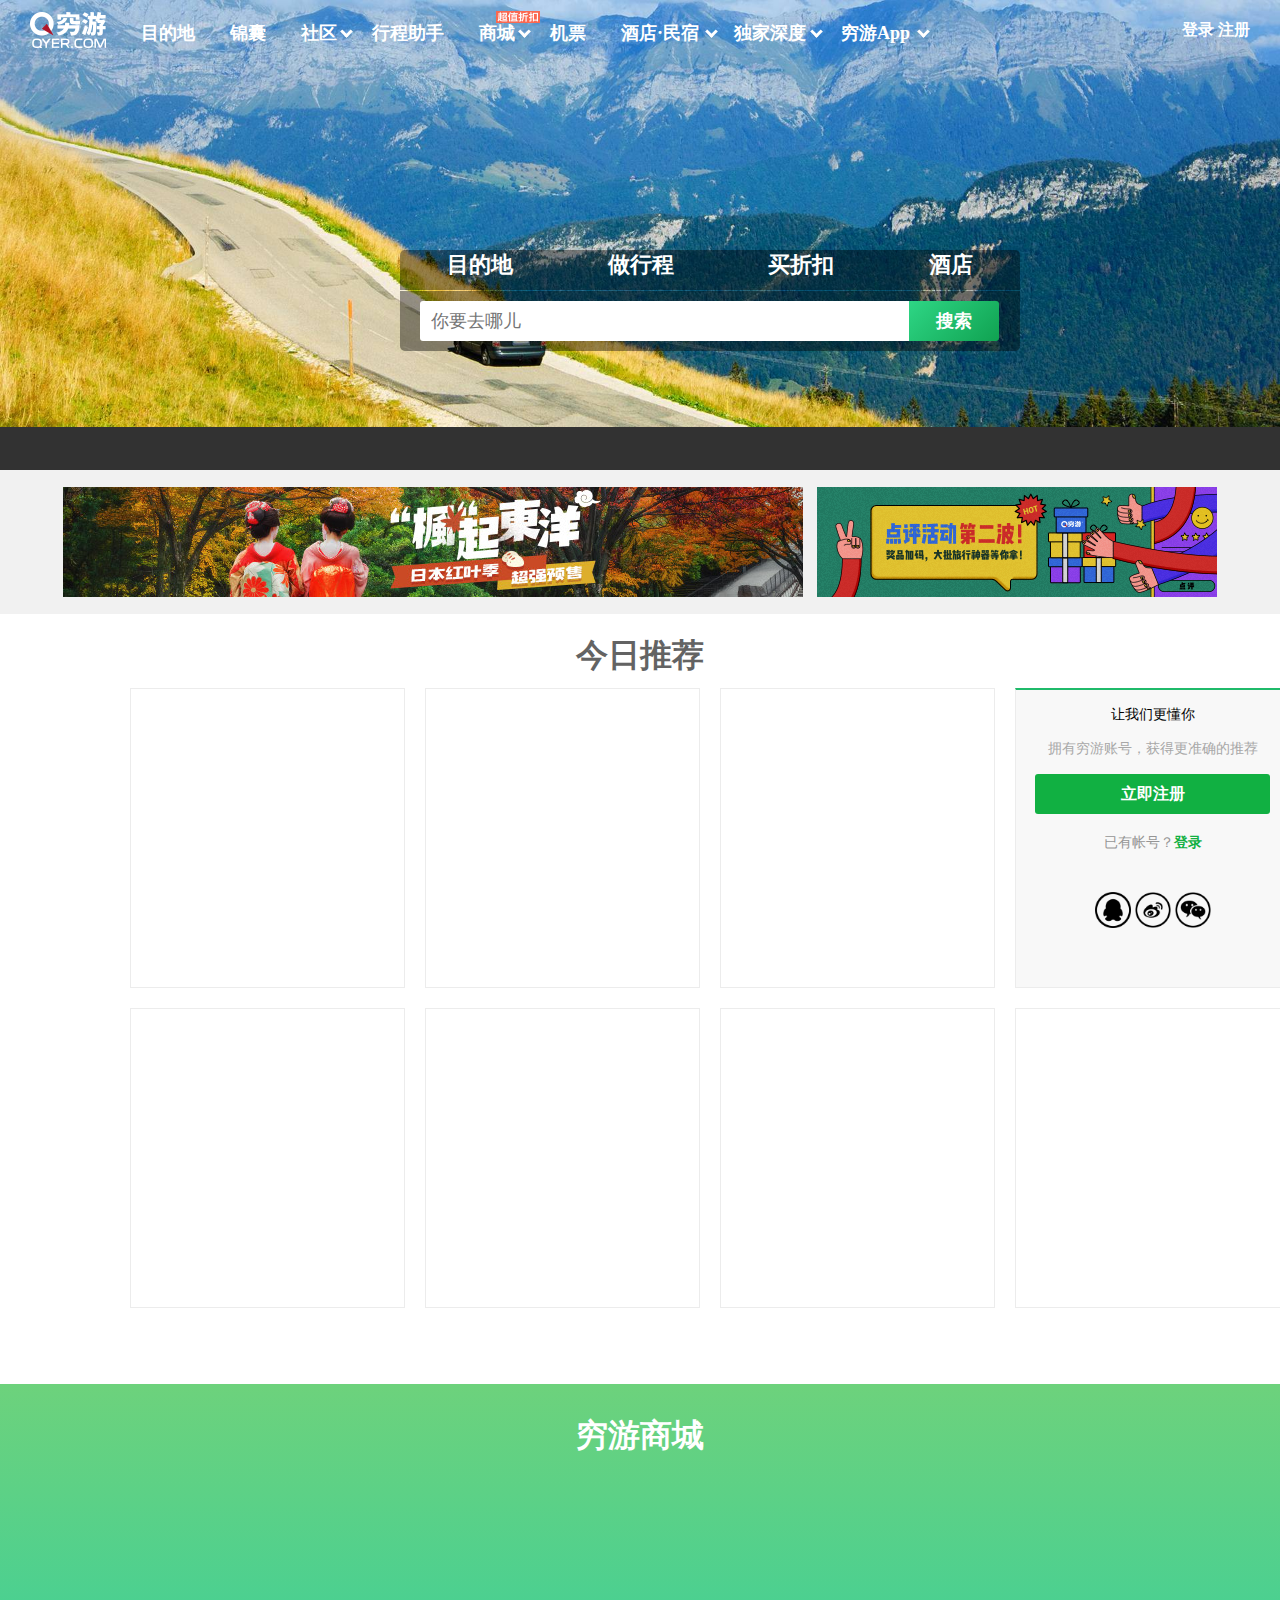
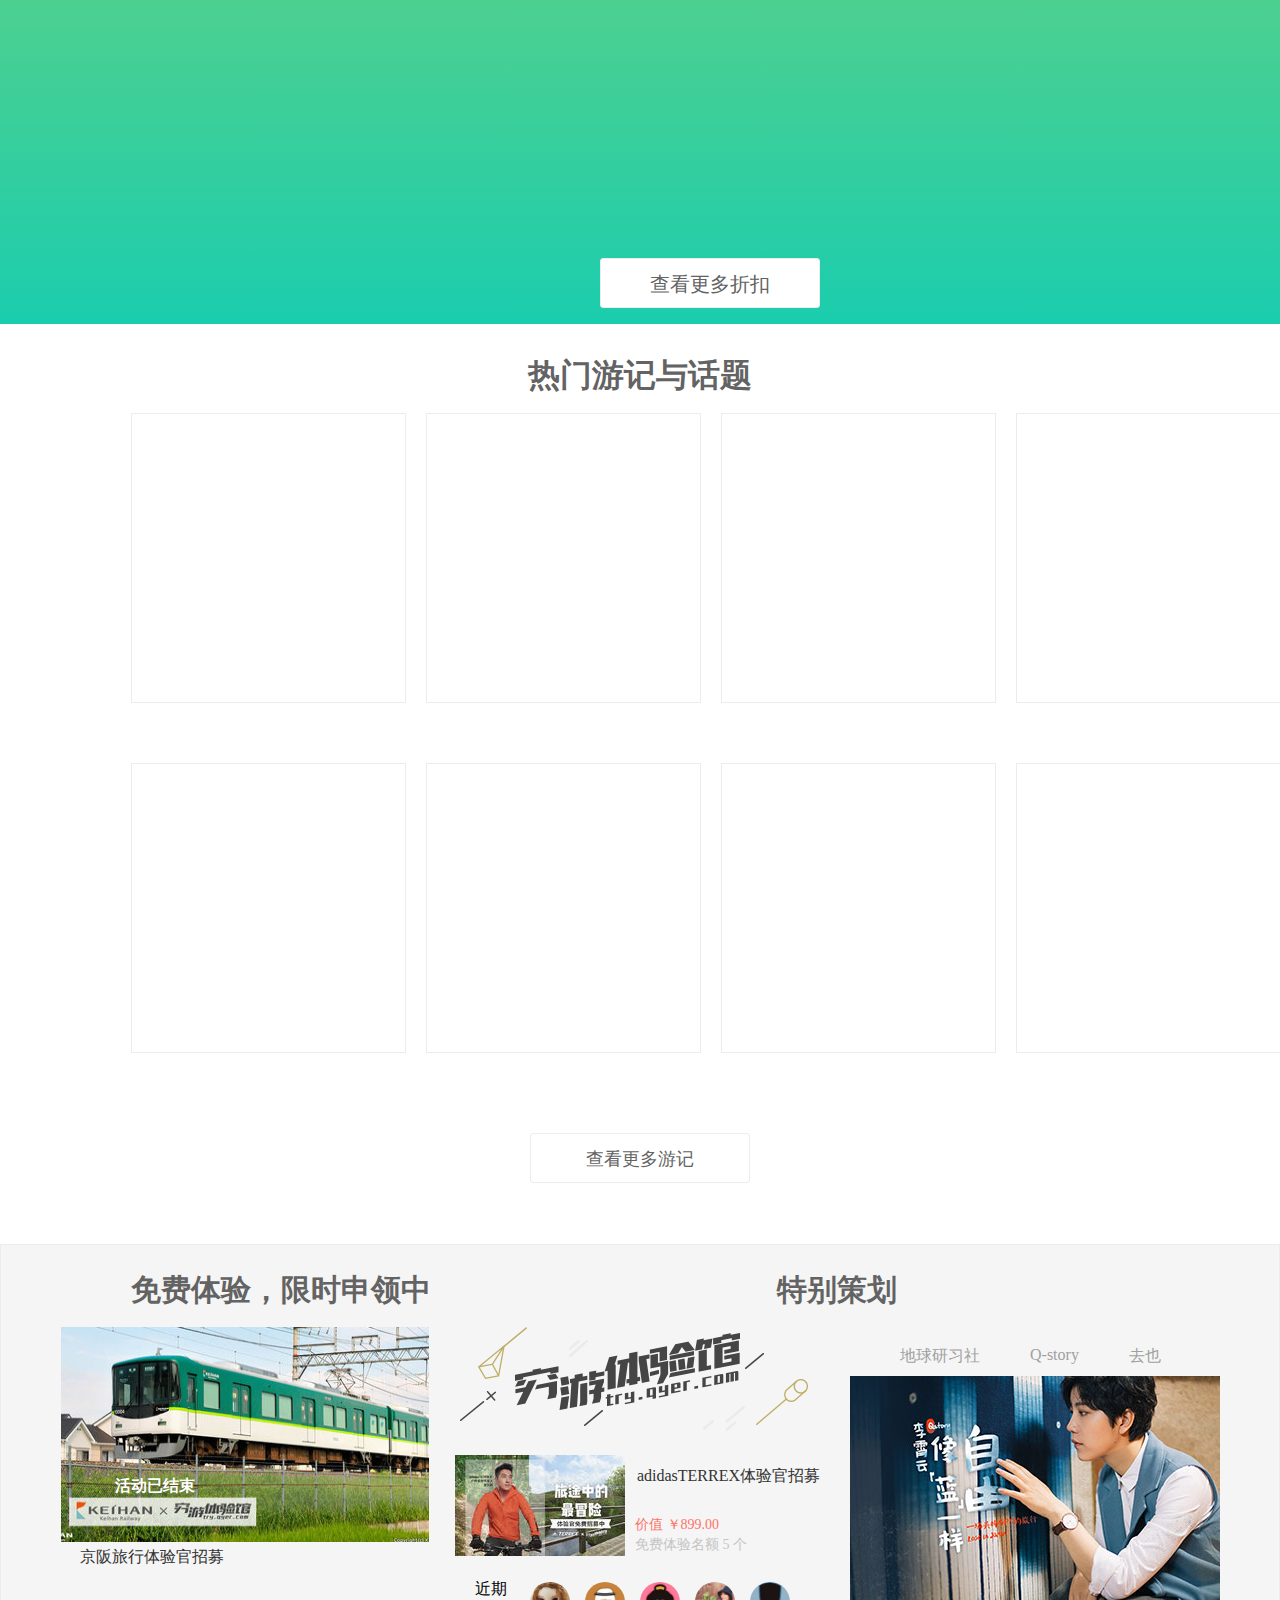
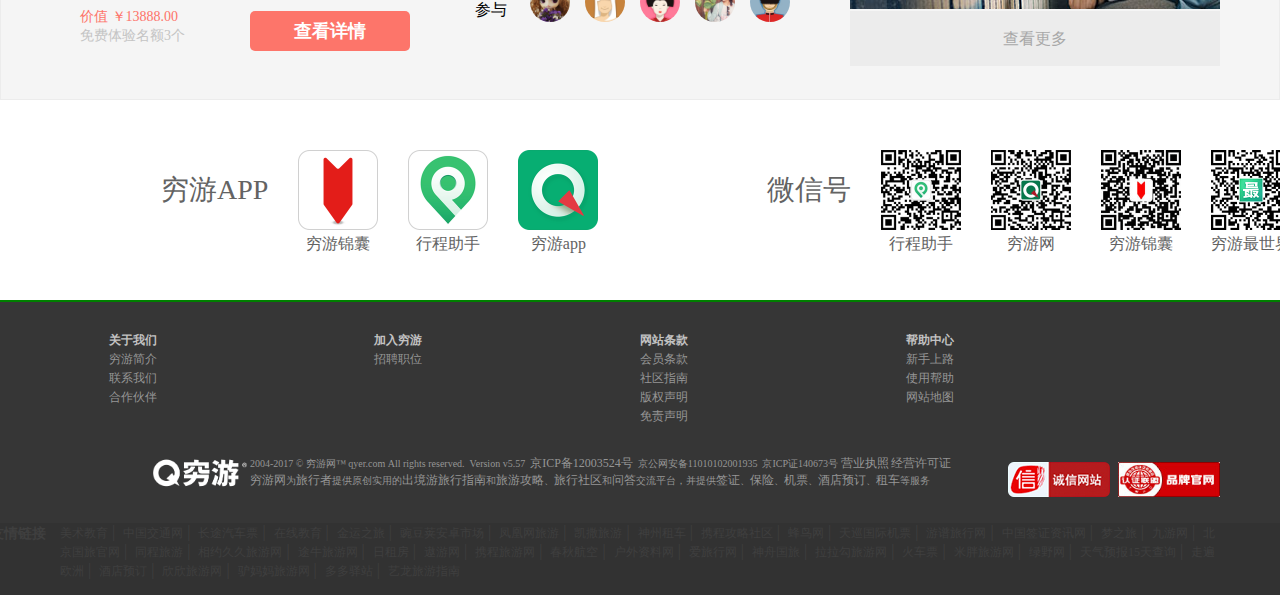
<file: myproject/index.html>
<!doctype html>
<html lang="en">
<head>
	<meta charset="UTF-8">
	<link rel="shortcut icon" href="./img/data_image.png">
	<title>【穷游网】出境游_旅游攻略_自助游攻略_游记攻略_境外旅游 - 穷游网,旅途永无穷尽</title>
	<script src="./js/jquery-1.11.3.js"></script>
	<link rel="stylesheet" href="./css/index.css">
	<script src="./js/index.js"></script>
	<script src="./js/dom.js"></script>
</head>
<body>
<!--导航栏-->
	<header>
		<div class="head">
			<div><img src="./img/qyer.png" alt=""></div>
			<ul class="head_nav">
				<li class="head_nav_item1"><a href="http://127.0.0.1:3000/target.html" class="item_a1">目的地</a></li>
				<li class="head_nav_item2"><a href="#" class="item_a2">锦囊</a></li>
				<li class="head_nav_item3"><a href="#" class="item_a3">社区</a>
					<span class="icon1"></span>
					<div class="diamond1">
						<div class="diamond_icon1"></div>
						<div class="diamond_one">
							<ul>
								<li id="list-q-layer"><a href="#">旅行论坛</a>
									<div class="mark"></div>
									<div class="q-layer">
										<div class="section-title">
											<a href="#">全部版块<div class="mark"></div></a>
											<span>热门版块</span>
										</div>
										<div class="section-item">
											<dl>
												<dt>兴趣小组</dt>
													<dd>
														<a href="#">结伴同游</a>
														<a href="#">签证</a>
														<a href="#">旅行摄影</a>
														<a href="#">潜水俱乐部</a>
														<a href="#">带孩子旅行</a>
														<a href="#">明信片</a>
														<a href="#">旅行购物</a>
													</dd>
											</dl>
										</div>
										<div class="section-item">
											<dl>
												<dt>穷游欧洲</dt>
													<dd>
														<a href="#">法国/摩纳哥</a>
														<a href="#">德国</a>
														<a href="#">英国/爱尔兰</a>
														<a href="#">瑞士/列支墩式登</a>
														<a href="#">土耳其</a>
														<a href="#" id="a1">挪威/瑞典/芬兰/丹麦/冰岛</a>
														<a href="#">意大利/梵蒂冈/圣马力诺/马耳他</a>
													</dd>
											</dl>
										</div>
										<div class="section-item">
											<dl>
												<dt>穷游亚洲</dt>
												<dd>
													<a href="#">台湾</a>
													<a href="#">日本</a>
													<a href="#">泰国</a>
													<a href="#">新加坡</a>
													<a href="#">斯里卡兰</a>
													<a href="#">香港/澳门</a>
													<a href="#">马来西亚/文莱</a>
													<a href="#">柬埔寨</a>
													<a href="#" id="a2">马尔代夫</a>
													<a href="#">缅甸</a>
													<a href="#">伊朗</a>
													<a href="#">印度/孟加拉</a>
												</dd>
											</dl>	
										</div>
										<div class="section-item">
											<dl>
												<dt>穷游美洲</dt>
												<dd>
													<a href="#">加拿大</a>
													<a href="#">美国</a>
													<a href="#">中美</a>
													<a href="#">南美/南极</a>
												</dd>
											</dl>
										</div>
										<div class="section-item">
											<dl>
												<dt>穷游大洋洲</dt>
												<dd>
													<a href="#">澳大利亚</a>
													<a href="#">新西兰</a>
													<a href="#">太平洋海岛</a>
												</dd>
											</dl>
										</div>
										<div class="section-item">
											<dl>
												<dt>穷游非洲</dt>
												<dd>
													<a href="#">东非地区</a>
													<a href="#">非洲海岛</a>
													<a href="#">北非地区</a>
													<a href="#">非洲其它国家</a>
												</dd>
											</dl>
										</div>
									</div>
								</li>
								<li><a href="#">旅行问答</a></li>
								<li><a href="#">JNE旅行生活美学</a></li>
								<li><a href="#">结伴同游</a></li>
								<li><a href="#">负责任的旅行</a></li>
								<li><a href="#">特别策划</a></li>
								<li><a href="#">旅行精选视频</a></li>
							</ul>
						</div>
					</div>
				</li>
				<li class="head_nav_item4"><a href="#" class="item_a4">行程助手</a></li>
				<li class="head_nav_item5"><a href="#" class="item_a5">商城</a>
					<span class="line-flag">
						<img src="./img/z-flag.gif" alt="">
					</span>
					<span class="icon2"></span>
					<div class="diamond2">
						<div class="diamond_icon2"></div>
						<div class="diamond_two">
							<ul>
								<li><a href="#">机酒自由行</a></li>
								<li><a href="#">当地玩乐</a></li>
								<li><a href="#">签证</a></li>
								<li><a href="#">租车自驾</a></li>
								<li><a href="#">邮轮</a></li>
								<li><a href="#">保险</a></li>
								<li><a href="#">私人订制</a></li>
								<li><a href="#">欧洲铁路</a></li>
							</ul>
						</div>
					</div>
				</li>
				<li class="head_nav_item6"><a href="#" class="item_a6">机票</a></li>
				<li class="head_nav_item7"><a href="#" class="item_a7">酒店·民宿</a>
					<span class="icon3"></span>
					<div class="diamond3">
						<div class="diamond_icon3"></div>
						<div class="diamond_three">
							<ul>
								<li><a href="#">酒店</a></li>
								<li><a href="#">爱彼迎</a></li>
								<li><a href="#">华人旅馆</a></li>
							</ul>
						</div>
					</div>
				</li>
				<li class="head_nav_item8"><a href="#" class="item_a8">独家深度</a>
					<span class="icon4"></span>
					<div class="diamond4">
						<div class="diamond_icon4"></div>
						<div class="diamond_four">
							<ul>
								<li><a href="#">特色长线</a></li>
								<li><a href="#">独家日游</a></li>
								<li><a href="#">Q—Home</a></li>
							</ul>
						</div>
					</div>
				</li>
				<li class="head_nav_item9"><a href="#" class="item_a9">穷游App</a>
					<span class="icon5"></span>
					<div class="diamond5">
						<div class="diamond_icon5"></div>
						<div class="diamond_five">
							<ul>
								<li><a href="#">穷游App</a></li>
								<li><a href="#">行程助手APP</a></li>
								<li><a href="#">穷游锦囊APP</a></li>
							</ul>
						</div>
					</div>
				</li>
			</ul>
			<div class="head_user">
				<a href="http://127.0.0.1:3000/login.html" target="_blank">登录</a>
				<a href="http://127.0.0.1:3000/register.html" target="_blank">注册</a>
			</div>
		</div>
	</header>
	<!--轮播图区域-->
	<div class="carousel">
			<div class="carousel-inner">
				<div>
					<div class="carousel-list active" style="z-index:5">
						<img src="./img/15356005327190.jpg">	
					</div>
					<div class="carousel-list" style="z-index:4">
						<img src="./img/15356004855398.jpg">
					</div>
					<div class="carousel-list" style="z-index:3">
						<img src="./img/15356004557681.jpg">
					</div>
					<div class="carousel-list" style="z-index:2">
						<img src="./img/15356004209869.jpg">
					</div>
					<div class="carousel-list" style="z-index:1">
						<img src="./img/15356003656836.jpg">
					</div>
				</div>
				<div></div>
				<div></div>
				<div></div>
			</div>
			<div class="carousel-search">
				<div class="search-list">
					<ul class="search-item">
						<li><a href="#content1" data-toggle="tab" data-target="#content1">目的地</a></li>
						<li><a href="#content2" data-toggle="tab" data-target="#content2">做行程</a></li>
						<li><a href="#content3" data-toggle="tab" data-target="#content3">买折扣</a></li>
						<li><a href="#content4" data-toggle="tab" data-target="#content4">酒店</a></li>
					</ul>
				</div>
				<div class="form-control">
					<div id="content1">
						<form>
							<input type="text" class="txt" placeholder="你要去哪儿">
							<button type="submit" class="search-btn">搜索</button>
						</form>
					</div>
					<div id="content2">
						<p>一分钟搞定你的攻略</p>
						<a href="#">创建行程</a>
						<a href="#">免费定制</a>
					</div>
					<div id="content3">
						<form>
							<input type="text" class="txt" placeholder="搜索目的地/折扣类型/关键词">
							<button type="submit" class="search-btn">搜索</button>
						</form>
					</div>
					<div id="content4">
						<form>
							<input type="text" class="txt" placeholder="请输入目的地/酒店名">
							<button type="submit" class="search-btn">搜索</button>
						</form>
					</div>
				</div>
			</div>
	</div>
	<!--广告图片-->
		<div class="section-gray">
				<a href="#"><img src="./img/15356961798448 (2).jpg"></a>
				<a href="#"><img src="./img/15356961798448.jpg"></a>
		</div>
	<!--主体内容①-->
		<div class="section">
			<div class="wrapper">
				<h1 class="title">今日推荐</h1>
				<div class="recommend">
					<div class="recommend-item">
						<!--<div>视频</div>
						<video src="./video/c9af.mp4" preload controls loop></video>
						<a href="#" class="info">小墨阿猴寻味伦敦唐人街—榴莲月饼大写的好吃</a><br>
						<span class="bottom-title">元气大暴走</span>
						<span class="bottom-place">伦敦</span>-->
					</div>
					<div class="recommend-item">
						<!--<div>折扣</div>
						<img src="./img/section-2.jpg" class="image">
						<a href="#">[国庆][中秋][暑期]上海直飞甲米6-7天往返含税机票(含一晚甲米品</a><br>
						<span class="bottom-title">上海</span>
						<span class="bottom-place"><em>999</em>元起</span>-->
					</div>
					<div class="recommend-item">
						<!--<div>游记</div>
						<img src="./img/section-3.jpg" class="image">
						<a href="#">【阿拉蕾】逃离炎夏，去昆士兰过个不冷的冬天（凯恩斯、道格</a><br>
						<span class="bottom-title">阿呀阿拉蕾</span>
						<span class="bottom-place">35917人浏览过</span>-->
					</div>
					<div class="recommend-item">
						<p>让我们更懂你</p>
						<p>拥有穷游账号，获得更准确的推荐</p>
						<a href="http://127.0.0.1:3000/register.html" id="reg">立即注册</a>
						<p>已有帐号？<a href="http://127.0.0.1:3000/login.html" id="login">登录</a></p>
						<p>
							<a href="#" class="a_icon"><img src="./img/QQ.png"></a>
							<a href="#" class="a_icon"><img src="./img/weibo.png"></a>
							<a href="#" class="a_icon"><img src="./img/weixin.png"></a>
						</p>
					</div>
				</div>
				<div class="recommend1">
					<div class="recommend-item">
						<!--<div>折扣</div>
						<img src="./img/section-4.jpg" class="image">
						<a href="#">[全年爆款][国庆][枫叶季]天津直飞大阪/东京6天往返含税机票(可</a><br>
						<span class="bottom-title">天津</span>
						<span class="bottom-place"><em>999</em>元起</span>-->
					</div>
					<div class="recommend-item">
						<!--<div>游记</div>
						<img src="./img/section-1.jpg" class="image">
						<a href="#">【阿拉蕾】逃离炎夏，去昆士兰过个不冷的冬天（凯恩斯、道格</a><br>
						<span class="bottom-title">空心大哥</span>
						<span class="bottom-place">14038人浏览过</span>-->
					</div>
					<div class="recommend-item">
						<!--<div>游记</div>
						<img src="./img/section-5.jpg" class="image">
						<a href="#">最后的清流，四万十川。四国的秘境，大步危。龙马的故乡，高</a><br>
						<span class="bottom-title">飘来荡去宝宝酱</span>
						<span class="bottom-place">19250人浏览过</span>-->
					</div>
					<div class="recommend-item">
						<!--<div>游记</div>
						<img src="./img/section-6.jpg" class="image">
						<a href="#">有冰雪的圣诞节，在白天最短的日子去了白天最短的地方，挪威</a><br>
						<span class="bottom-title">fbird22</span>
						<span class="bottom-place">41510人浏览过</span>-->
					</div>
				</div>
			</div>
		</div>
		<!--主体内容②-->
		<div class="section-two">
			<h1>穷游商城</h1>
			<div class="card-list">
					<div class="card" title="【国内包邮】欧洲铁路两国自选通票(欧铁官方一级代理)">
						<!--<img src="./img/product-1.jpg">
						<svg width="128" height="30" viewBox="0 0 128 30" xmlns="http://www.w3.org/2000/svg"><title>Rectangle 4</title><path d="M0 0h128l-6.812 25.546A6 6 0 0 1 115.39 30H0V0z" fill="#FF7362" fill-rule="evenodd"/></svg>
						<p>距结束&nbsp;10天</p>
						<div class="block">
							<div class="title"><a href="#">【国内包邮】欧洲铁路两国自选通票(欧铁官方一级...</a></div>
							<div class="tag"><a href="#">秒杀</a></div>
							<div class="price">¥<em>982</em>元起</div>
						</div>-->
					</div>
					<div class="card" title="上海直飞返斯里兰卡+马尔代夫9天8晚自由行（兰卡酒店任选+马代岛屿任搭+可私人定制+微笑锡兰+浪漫海岛+惠游双国）">
						<!--<img src="./img/product-2.jpg">
						<svg width="128" height="30" viewBox="0 0 128 30" xmlns="http://www.w3.org/2000/svg"><title>Rectangle 4</title><path d="M0 0h128l-6.812 25.546A6 6 0 0 1 115.39 30H0V0z" fill="#FF7362" fill-rule="evenodd"/></svg>
						<p>距结束&nbsp;10天</p>
						<div class="block">
							<div class="title"><a href="#">上海直飞返斯里兰卡+马尔代夫9天8晚自由行（...</a></div>
							<div class="tag"><a href="#">限时立减100元</a></div>
							<div class="price">¥<em>6999</em>元起</div>
						</div>-->
					</div>
					<div class="card" title="【秒杀】限时特惠 泰国普吉岛 皇帝岛珊瑚岛 双层双体巨型豪华帆船一日游(含午餐+一次性咬嘴+活宝中文导游+全岛免费接送)">
						<!--<img src="./img/product-3.jpg">
						<svg width="128" height="30" viewBox="0 0 128 30" xmlns="http://www.w3.org/2000/svg"><title>Rectangle 4</title><path d="M0 0h128l-6.812 25.546A6 6 0 0 1 115.39 30H0V0z" fill="#FF7362" fill-rule="evenodd"/></svg>
						<p>距结束&nbsp;10天</p>
						<div class="block">
							<div class="title"><a href="#">【秒杀】限时特惠 泰国普吉岛 皇帝岛珊瑚岛 双层...</a></div>
							<div class="tag"><a href="#">秒杀</a></div>
							<div class="price">¥<em>189</em>元起</div>
						</div>-->
					</div>
			</div>
			<div class="card-list1">
					<div class="card" title="[中秋][国庆]北京往返苏梅岛5-7天自由行(亲子/蜜月+五星航空新航+40新币代金券+赠送境外旅游险)">
						<!--<img src="./img/product-4.jpg">
						<svg width="128" height="30" viewBox="0 0 128 30" xmlns="http://www.w3.org/2000/svg"><title>Rectangle 4</title><path d="M0 0h128l-6.812 25.546A6 6 0 0 1 115.39 30H0V0z" fill="#FF7362" fill-rule="evenodd"/></svg>
						<p>距结束&nbsp;10天</p>
						<div class="block">
							<div class="title"><a href="#">[中秋][国庆]北京往返苏梅岛5-7天自由行(亲子/蜜...</a></div>
							<div class="tag"><a href="#">限时立减100元</a></div>
							<div class="price">¥<em>4490</em>元起</div>
						</div>-->
					</div>
					<div class="card" title="泰国普吉岛 遨游号豪华游艇 水陆双拼攀牙湾一日游（酒店接送+午餐+中文导游+24小时电话服务）">
						<!--<img src="./img/product-5.jpg">
						<svg width="128" height="30" viewBox="0 0 128 30" xmlns="http://www.w3.org/2000/svg"><title>Rectangle 4</title><path d="M0 0h128l-6.812 25.546A6 6 0 0 1 115.39 30H0V0z" fill="#FF7362" fill-rule="evenodd"/></svg>
						<p>距结束&nbsp;10天</p>
						<div class="block">
							<div class="title"><a href="#">泰国普吉岛 遨游号豪华游艇 水陆双拼攀牙湾一日...</a></div>
							<div class="tag"><a href="#">秒杀</a></div>
							<div class="price">¥<em>400</em>元起</div>
						</div>-->
					</div>
					<div class="card" title="深圳/广州直飞沙巴5-6天自由行(赠接送机+电话卡,可选五星酒店)">
						<!--<img src="./img/product-6.jpg">
						<svg width="128" height="30" viewBox="0 0 128 30" xmlns="http://www.w3.org/2000/svg"><title>Rectangle 4</title><path d="M0 0h128l-6.812 25.546A6 6 0 0 1 115.39 30H0V0z" fill="#FF7362" fill-rule="evenodd"/></svg>
						<p>距结束&nbsp;10天</p>
						<div class="block">
							<div class="title"><a href="#">深圳/广州直飞沙巴5-6天自由行(赠接送机+电话...</a></div>
							<div class="tag"><a href="#">限时立减150元</a></div>
							<div class="price">¥<em>2380</em>元起</div>
						</div>-->
					</div>
			</div>
			<a href="#" id="more-a">查看更多折扣</a>
		</div>
		<!--主体内容③-->
		<div class="section-three">
			<h1>热门游记与话题</h1>
			<div class="palette">
				<div class="thread">
					<div class="thread-item" title="今日话题|中秋国庆怎么High？进来看看能否同行约伴~">
						<!--<div class="pic">
							<img src="./img/section-7.jpg" alt="">
							<div class="discuss"><img src="./img/LT.png"><span>14</span></div>
						</div>
						<div class="user-info">
							<span><img src="./img/head-portrait-1.jpg" alt=""></span>
							<span><a href="#">穷游大秘书</a></span>
						</div>
						<div class="caption">
							<a href="#">今日话题|中秋国庆怎么High？进来看看能否同行约伴~</a>
						</div>
						<div class="icon-three">
							<svg version="1.2" baseProfile="tiny" xmlns="http://www.w3.org/2000/svg" width="100" height="64" viewBox="0 0 100 64"><path fill="#ED7063" d="M100 52H0V-1h100v53z"/><path fill="#AE564C" d="M0 52h10v11z"/></svg>
						</div>-->
						<p>精华</p>
					</div>
					<div class="thread-item" title="维京游轮旅游全攻略｜再游多瑙河，听时光与音乐共鸣">
						<!--<div class="pic">
							<img src="./img/section-8.jpg" alt="">
							<div class="discuss"><img src="./img/LT.png"><span>22</span></div>
						</div>
						<div class="user-info">
							<span><img src="./img/head-portrait-2.jpg" alt=""></span>
							<span><a href="#">小A家的饭团</a></span>
						</div>
						<div class="caption">
							<a href="#">维京游轮旅游全攻略｜再游多瑙河，听时光与音乐共鸣</a>
						</div>
						<div class="icon-three">
							<svg version="1.2" baseProfile="tiny" xmlns="http://www.w3.org/2000/svg" width="100" height="64" viewBox="0 0 100 64"><path fill="#ED7063" d="M100 52H0V-1h100v53z"/><path fill="#AE564C" d="M0 52h10v11z"/></svg>
						</div>-->
						<p>精华</p>
					</div>
					<div class="thread-item" title="【盒饭看世界】雪山与森林之歌，迥然不同的霓虹：日本中部山区全攻略（富山、立山黑部、诹访、松本、上高地、高山、白川、高岡）">
						<!--<div class="pic">
							<img src="./img/section-9.jpg" alt="">
							<div class="discuss"><img src="./img/LT.png"><span>31</span></div>
						</div>
						<div class="user-info">
							<span><img src="./img/head-portrait-3.jpg"></span>
							<span><a href="#">小盒饭</a></span>
						</div>
						<div class="caption">
							<a href="#">【盒饭看世界】雪山与森林之歌，迥然不同的霓虹：日本中部山区全</a>
						</div>
						<div class="icon-three">
							<svg version="1.2" baseProfile="tiny" xmlns="http://www.w3.org/2000/svg" width="100" height="64" viewBox="0 0 100 64"><path fill="#ED7063" d="M100 52H0V-1h100v53z"/><path fill="#AE564C" d="M0 52h10v11z"/></svg>
						</div>-->
						<p>精华</p>
					</div>
					<div class="thread-item" title="北非之春——多彩摩洛哥，环线自驾两千公里|卡萨布兰卡、马拉喀什、瓦尔扎扎特、撒哈拉、菲斯、舍夫沙万、丹吉尔、拉巴特">
						<!--<div class="pic">
							<img src="./img/section-10.jpg" alt="">
							<div class="discuss"><img src="./img/LT.png"><span>15</span></div>
						</div>
						<div class="user-info">
							<span><img src="./img/head-portrait-4.jpg" alt=""></span>
							<span><a href="#">硕饱儿</a></span>
						</div>
						<div class="caption">
							<a href="#">北非之春——多彩摩洛哥，环线自驾两千公里|卡萨布兰卡、马拉喀</a>
						</div>
						<div class="icon-three">
							<svg version="1.2" baseProfile="tiny" xmlns="http://www.w3.org/2000/svg" width="100" height="64" viewBox="0 0 100 64"><path fill="#ED7063" d="M100 52H0V-1h100v53z"/><path fill="#AE564C" d="M0 52h10v11z"/></svg>
						</div>-->
						<p>精华</p>
					</div>
				</div>
				<div class="thread1">
					<div class="thread-item" title="法罗群岛自驾+徒步：探秘北大西洋最后的遗世秘境">
						<!--<div class="pic">
							<img src="./img/section-11.jpg" alt="">
							<div class="discuss"><img src="./img/LT.png"><span>32</span></div>
						</div>
						<div class="user-info">
							<span><img src="./img/head-portrait-5.jpg" alt=""></span>
							<span><a href="#">荒梁</a></span>
						</div>
						<div class="caption">
							<a href="#">法罗群岛自驾+徒步：探秘北大西洋最后的遗世秘境</a>
						</div>
						<div class="icon-three">
							<svg version="1.2" baseProfile="tiny" xmlns="http://www.w3.org/2000/svg" width="100" height="64" viewBox="0 0 100 64"><path fill="#ED7063" d="M100 52H0V-1h100v53z"/><path fill="#AE564C" d="M0 52h10v11z"/></svg>
						</div>-->
						<p>精华</p>
					</div>
					<div class="thread-item" title="印度绝色：过最疯狂的节日，看最幸福的笑脸——洒红节狂欢指南【完】">
						<!--<div class="pic">
							<img src="./img/section-12.jpg" alt="">
							<div class="discuss"><img src="./img/LT.png"><span>14</span></div>
						</div>
						<div class="user-info">
							<span><img src="./img/head-portrait-6.jpg" alt=""></span>
							<span><a href="#">Tino-Leung</a></span>
						</div>
						<div class="caption">
							<a href="#">印度绝色：过最疯狂的节日，看最幸福的笑脸——洒红节狂欢指南</a>
						</div>
						<div class="icon-three">
							<svg version="1.2" baseProfile="tiny" xmlns="http://www.w3.org/2000/svg" width="100" height="64" viewBox="0 0 100 64"><path fill="#ED7063" d="M100 52H0V-1h100v53z"/><path fill="#AE564C" d="M0 52h10v11z"/></svg>
						</div>-->
						<p>精华</p>
					</div>
					<div class="thread-item" title="纵行巴尔干--1车4人3国9日（塞尔维亚+波黑+黑山“浮潜”游）（附景点GPS）">
						<!--<div class="pic">
							<img src="./img/section-13.jpg" alt="">
							<div class="discuss"><img src="./img/LT.png"><span>14</span></div>
						</div>
						<div class="user-info">
							<span><img src="./img/head-portrait-7.jpg" alt=""></span>
							<span><a href="#">相交平行线Jack</a></span>
						</div>
						<div class="caption">
							<a href="#">纵行巴尔干--1车4人3国9日（塞尔维亚+波黑+黑山“浮潜”游</a>
						</div>
						<div class="icon-three">
							<svg version="1.2" baseProfile="tiny" xmlns="http://www.w3.org/2000/svg" width="100" height="64" viewBox="0 0 100 64"><path fill="#ED7063" d="M100 52H0V-1h100v53z"/><path fill="#AE564C" d="M0 52h10v11z"/></svg>
						</div>-->
						<p>精华</p>
					</div>
					<div class="thread-item" title="邂逅欧若拉，枫叶做霓裳——加拿大秋日自驾国家公园极光之旅">
						<!--<div class="pic">
							<img src="./img/section-14.jpg" alt="">
							<div class="discuss"><img src="./img/LT.png"><span>14</span></div>
						</div>
						<div class="user-info">
							<span><img src="./img/head-portrait-8.jpg" alt=""></span>
							<span><a href="#">Helen晓世界</a></span>
						</div>
						<div class="caption">
							<a href="#">邂逅欧若拉，枫叶做霓裳——加拿大秋日自驾国家公园极光之旅</a>
						</div>
						<div class="icon-three">
							<svg version="1.2" baseProfile="tiny" xmlns="http://www.w3.org/2000/svg" width="100" height="64" viewBox="0 0 100 64"><path fill="#ED7063" d="M100 52H0V-1h100v53z"/><path fill="#AE564C" d="M0 52h10v11z"/></svg>
						</div>-->
						<p>精华</p>
					</div>
				</div>
			</div>
			<!--<div class="palette-list">
				<a href="#"></a>
				<a href="#"></a>
				<a href="#"></a>
				<a href="#"></a>
				<a href="#"></a>
			</div>-->
			<div class="more">
				<a href="#">查看更多游记</a>
			</div>
		</div>
		<!--主体内容④-->
		<div class="section-four">
			<h3>免费体验，限时申领中</h3>
			<h3>特别策划</h3>
			<div class="advtry">		
				<div class="advtry-item">
					<div class="pic">
						<img src="./img/img-1.jpg">
					</div>
					<a href="#">京阪旅行体验官招募</a><br>
					<em>价值&nbsp;￥13888.00</em><br>
					<span>免费体验名额3个</span>
					<a href="#" class="btn-link">查看详情</a>
					<span id="time"></span>
				</div>
				<div class="advtry-item">
					<img src="./img/img-2.png">
					<div class="info">
						<img src="./img/91c9.jpg">
						<a href="#">adidasTERREX体验官招募</a>
						<em>价值 ￥899.00</em><br>
						<span>免费体验名额 5 个</span>
					</div>
					<div class="advtry-user">
						<span>近期参与</span>
						<ul>
							<li><img src="./img/user-1.jpg"></li>
							<li><img src="./img/user-2.jpg"></li>
							<li><img src="./img/user-3.jpg"></li>
							<li><img src="./img/user-4.jpg"></li>
							<li><img src="./img/user-5.jpg"></li>
						</ul>
					</div>
				</div>
				<div class="advtry-item" id="tabs">
					<ul id="tab">
						<li>
							<a href="#pic1" data-toggle="tab" data-target="#pic1">地球研习社</a>
						</li>
						<li>
							<a href="#pic2" data-toggle="tab" data-target="#pic2">Q-story</a>
						</li>
						<li>
							<a href="#pic3" data-toggle="tab" data-target="#pic3">去也</a>
						</li>
					</ul>
					<div id="pic">
						<img id="pic1" src="./img/1f2q.jpg">
						<img id="pic2"  src="./img/1feb.jpg">
						<img id="pic3"  src="./img/f6f5.jpg">
					</div>
					<a href="#">查看更多</a>
				</div>
			</div>
		</div>
		<!--底部内容一-->
		<footer class="footer-ewm">
			<div class="qyer-content">
				<div class="qyer-app">
					<ul>
						<li>穷游APP</li>
						<li>
							<img src="./img/ewm-5.png">
							<p>穷游锦囊</p>
						</li>
						<li>
							<img src="./img/ewm-6.png">
							<p>行程助手</p>
						</li>
						<li>
							<img src="./img/ewm-7.png">
							<p>穷游app</p>
						</li>
					</ul>
				</div>
				<div class="qyer-ewm">
					<ul>
						<li>微信号</li>
						<li>
							<img src="./img/ewm-1.png">
							<p>行程助手</p>
						</li>
						<li>
							<img src="./img/ewm-2.png">
							<p>穷游网</p>
						</li>
						<li>
							<img src="./img/ewm-3.png">
							<p>穷游锦囊</p>
						</li>
						<li>
							<img src="./img/ewm-4.png">
							<p>穷游最世界</p>
						</li>
					</ul>
				</div>
			</div>
		</footer>
		<!--底部内容二-->
	<div class="footer">
		<div class="parent">
			<div class="one">
				<div>关于我们</div>
				<div>
					<ul>
					<li><a href="http://127.0.0.1:3000/story.html" target="_blank">穷游简介</a></li>
					<li><a href="#">联系我们</a></li>
					<li><a href="#">合作伙伴</a></li>
					</ul>
				</div>
			</div>
			<div class="two">
				<div>加入穷游</div>
				<div><a href="#">招聘职位</a></div>
			</div>
			<div class="three">
				<div>网站条款</div>
				<div>
					<ul>
						<li><a href="#">会员条款</a></li>
						<li><a href="#">社区指南</a></li>
						<li><a href="#">版权声明</a></li>
						<li><a href="#">免责声明</a></li>
					</ul>
				</div>
			</div>
			<div class="four">
				<div>帮助中心</div>
				<div>
					<ul>
						<li><a href="#">新手上路</a></li>
						<li><a href="#">使用帮助</a></li>
						<li><a href="#">网站地图</a></li>
					</ul>
				</div>
			</div>
			<div class="five">
				<img src="./img/chengxin.png">
				<img src="./img/trustutn_large.jpg">
			</div>
		</div>
		<div class="footer_bottom">
			<div class="footer_img">
				<img src="./img/logo.png">
			</div>
			<div>
				<div>2004-2017&nbsp;&copy;&nbsp;穷游网™&nbsp;qyer.com&nbsp;All&nbsp;rights reserved.&nbsp;&nbsp;Version v5.57&nbsp;&nbsp;<a href="#">京ICP备12003524号</a>&nbsp;&nbsp;京公网安备11010102001935&nbsp;&nbsp;京ICP证140673号&nbsp;<a href="#">营业执照</a>&nbsp;<a href="#">经营许可证</a></div>
				<div>
					<a href="#">穷游网</a>为<a href="#">旅行者</a>提供原创实用的<a href="#">出境游</a><a href="#">旅行指南</a>和<a href="#">旅游攻略</a>、<a href="#">旅行社区</a>和<a href="#">问答</a>交流平台，并提供<a href="#">签证</a>、<a href="#">保险</a>、<a href="#">机票</a>、<a href="#">酒店预订</a>、<a href="#">租车</a>等服务
				</div>
			</div>
		</div>
	</div>	
		<!--底部内容三-->
		<div class="footer-links">
			<span>友情链接</span>
			<p>
				<a href="#">美术教育</a>&nbsp;|&nbsp;
				<a href="#">中国交通网</a>&nbsp;|&nbsp;
				<a href="#">长途汽车票</a>&nbsp;|&nbsp;
				<a href="#">在线教育</a>&nbsp;|&nbsp;
				<a href="#">金运之旅</a>&nbsp;|&nbsp;
				<a href="#">豌豆荚安卓市场</a>&nbsp;|&nbsp;
				<a href="#">凤凰网旅游</a>&nbsp;|&nbsp;
				<a href="#">凯撒旅游</a>&nbsp;|&nbsp;
				<a href="#">神州租车</a>&nbsp;|&nbsp;
				<a href="#">携程攻略社区</a>&nbsp;|&nbsp;
				<a href="#">蜂鸟网</a>&nbsp;|&nbsp;
				<a href="#">天巡国际机票</a>&nbsp;|&nbsp;
				<a href="#">游谱旅行网</a>&nbsp;|&nbsp;
				<a href="#">中国签证资讯网</a>&nbsp;|&nbsp;
				<a href="#">梦之旅</a>&nbsp;|&nbsp;
				<a href="#">九游网</a>&nbsp;|&nbsp;
				<a href="#">北京国旅官网</a>&nbsp;|&nbsp;
				<a href="#">同程旅游</a>&nbsp;|&nbsp;
				<a href="#">相约久久旅游网</a>&nbsp;|&nbsp;
				<a href="#">途牛旅游网</a>&nbsp;|&nbsp;
				<a href="#">日租房</a>&nbsp;|&nbsp;
				<a href="#">遨游网</a>&nbsp;|&nbsp;
				<a href="#">携程旅游网</a>&nbsp;|&nbsp;
				<a href="#">春秋航空</a>&nbsp;|&nbsp;
				<a href="#">户外资料网</a>&nbsp;|&nbsp;
				<a href="#">爱旅行网</a>&nbsp;|&nbsp;
				<a href="#">神舟国旅</a>&nbsp;|&nbsp;
				<a href="#">拉拉勾旅游网</a>&nbsp;|&nbsp;
				<a href="#">火车票</a>&nbsp;|&nbsp;
				<a href="#">米胖旅游网</a>&nbsp;|&nbsp;
				<a href="#">绿野网</a>&nbsp;|&nbsp;
				<a href="#">天气预报15天查询</a>&nbsp;|&nbsp;
				<a href="#">走遍欧洲</a>&nbsp;|&nbsp;
				<a href="#">酒店预订</a>&nbsp;|&nbsp;
				<a href="#">欣欣旅游网</a>&nbsp;|&nbsp;
				<a href="#">驴妈妈旅游网</a>&nbsp;|&nbsp;
				<a href="#">多多驿站</a>&nbsp;|&nbsp;
				<a href="#">艺龙旅游指南</a>
			</p>
		</div>
</body>
</html>
</file>
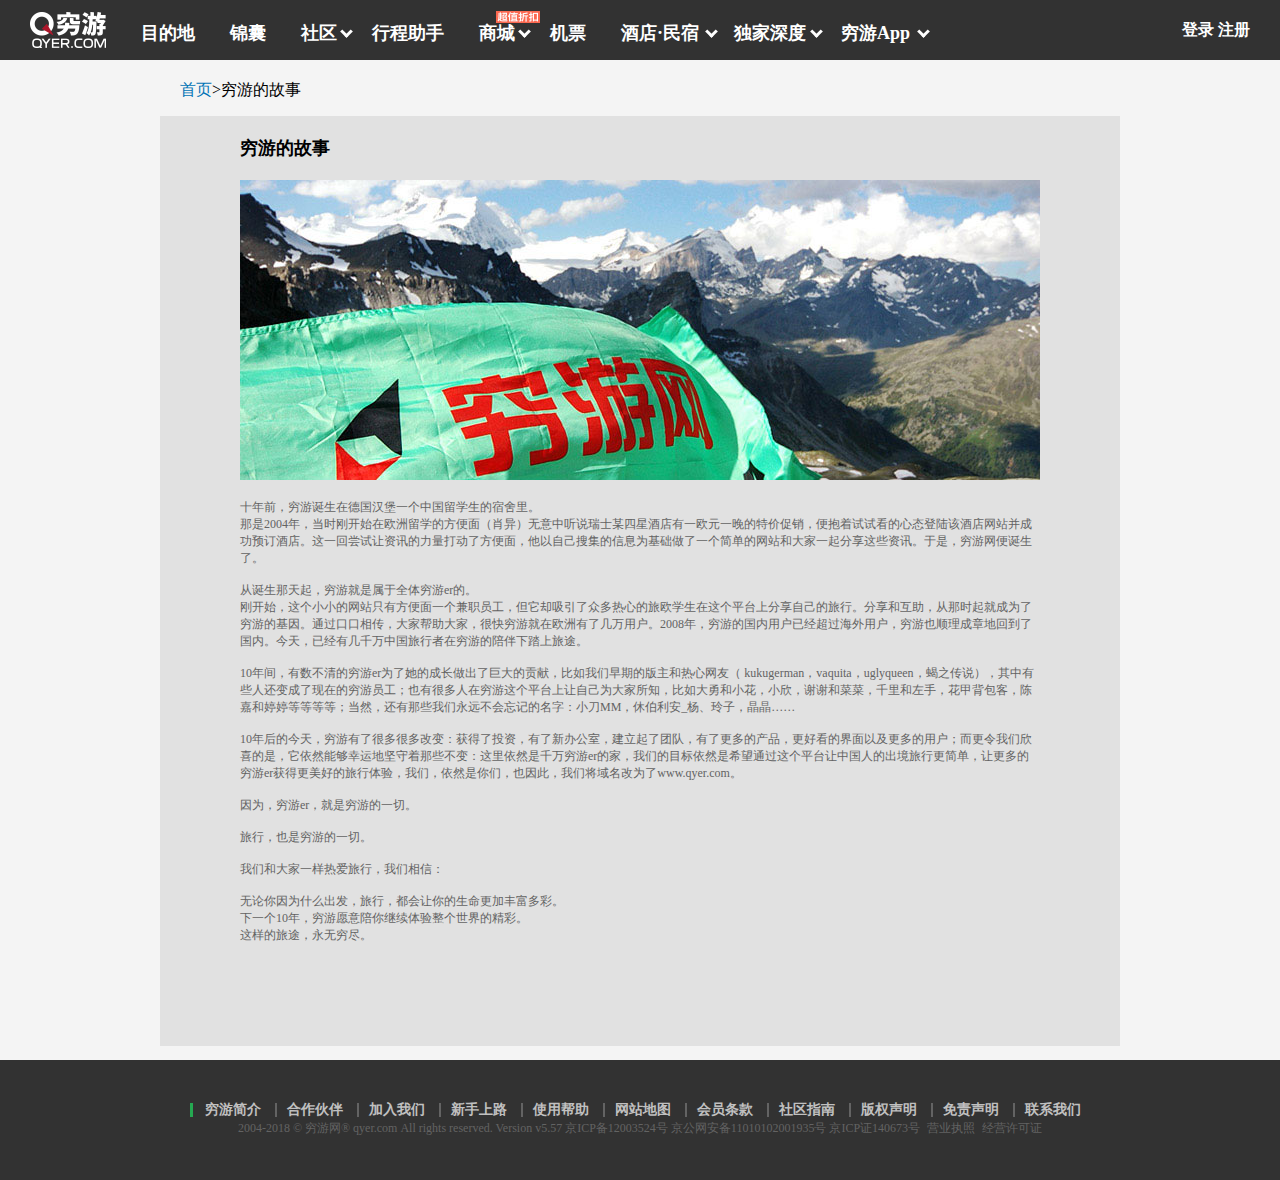
<file: myproject/story.html>
<!DOCTYPE html>
<html lang="en">
<head>
    <meta charset="UTF-8">
    <meta name="viewport" content="width=device-width, initial-scale=1.0">
    <meta http-equiv="X-UA-Compatible" content="ie=edge">
    <link rel="shortcut icon" href="./img/data_image.png">
    <title>穷游的故事-穷游网</title>
    <link rel="stylesheet" href="css/story.css">
</head>
<body>
    <header>
        <div class="head">
			<div><img src="./img/qyer.png" alt=""></div>
			<ul class="head_nav">
				<li class="head_nav_item1"><a href="#" class="item_a1">目的地</a></li>
				<li class="head_nav_item2"><a href="#" class="item_a2">锦囊</a></li>
				<li class="head_nav_item3"><a href="#" class="item_a3">社区</a>
					<span class="icon1"></span>
					<div class="diamond1">
						<div class="diamond_icon1"></div>
						<div class="diamond_one">
							<ul>
								<li id="list-q-layer"><a href="#">旅行论坛</a>
									<div class="mark"></div>
									<div class="q-layer">
										<div class="section-title">
											<a href="#">全部版块<div class="mark"></div></a>
											<span>热门版块</span>
										</div>
										<div class="section-item">
											<dl>
												<dt>兴趣小组</dt>
													<dd>
														<a href="#">结伴同游</a>
														<a href="#">签证</a>
														<a href="#">旅行摄影</a>
														<a href="#">潜水俱乐部</a>
														<a href="#">带孩子旅行</a>
														<a href="#">明信片</a>
														<a href="#">旅行购物</a>
													</dd>
											</dl>
										</div>
										<div class="section-item">
											<dl>
												<dt>穷游欧洲</dt>
													<dd>
														<a href="#">法国/摩纳哥</a>
														<a href="#">德国</a>
														<a href="#">英国/爱尔兰</a>
														<a href="#">瑞士/列支墩式登</a>
														<a href="#">土耳其</a>
														<a href="#" id="a1">挪威/瑞典/芬兰/丹麦/冰岛</a>
														<a href="#">意大利/梵蒂冈/圣马力诺/马耳他</a>
													</dd>
											</dl>
										</div>
										<div class="section-item">
											<dl>
												<dt>穷游亚洲</dt>
												<dd>
													<a href="#">台湾</a>
													<a href="#">日本</a>
													<a href="#">泰国</a>
													<a href="#">新加坡</a>
													<a href="#">斯里卡兰</a>
													<a href="#">香港/澳门</a>
													<a href="#">马来西亚/文莱</a>
													<a href="#">柬埔寨</a>
													<a href="#" id="a2">马尔代夫</a>
													<a href="#">缅甸</a>
													<a href="#">伊朗</a>
													<a href="#">印度/孟加拉</a>
												</dd>
											</dl>	
										</div>
										<div class="section-item">
											<dl>
												<dt>穷游美洲</dt>
												<dd>
													<a href="#">加拿大</a>
													<a href="#">美国</a>
													<a href="#">中美</a>
													<a href="#">南美/南极</a>
												</dd>
											</dl>
										</div>
										<div class="section-item">
											<dl>
												<dt>穷游大洋洲</dt>
												<dd>
													<a href="#">澳大利亚</a>
													<a href="#">新西兰</a>
													<a href="#">太平洋海岛</a>
												</dd>
											</dl>
										</div>
										<div class="section-item">
											<dl>
												<dt>穷游非洲</dt>
												<dd>
													<a href="#">东非地区</a>
													<a href="#">非洲海岛</a>
													<a href="#">北非地区</a>
													<a href="#">非洲其它国家</a>
												</dd>
											</dl>
										</div>
									</div>
								</li>
								<li><a href="#">旅行问答</a></li>
								<li><a href="#">JNE旅行生活美学</a></li>
								<li><a href="#">结伴同游</a></li>
								<li><a href="#">负责任的旅行</a></li>
								<li><a href="#">特别策划</a></li>
								<li><a href="#">旅行精选视频</a></li>
							</ul>
						</div>
					</div>
				</li>
				<li class="head_nav_item4"><a href="#" class="item_a4">行程助手</a></li>
				<li class="head_nav_item5"><a href="#" class="item_a5">商城</a>
					<span class="line-flag">
						<img src="./img/z-flag.gif" alt="">
					</span>
					<span class="icon2"></span>
					<div class="diamond2">
						<div class="diamond_icon2"></div>
						<div class="diamond_two">
							<ul>
								<li><a href="#">机酒自由行</a></li>
								<li><a href="#">当地玩乐</a></li>
								<li><a href="#">签证</a></li>
								<li><a href="#">租车自驾</a></li>
								<li><a href="#">邮轮</a></li>
								<li><a href="#">保险</a></li>
								<li><a href="#">私人订制</a></li>
								<li><a href="#">欧洲铁路</a></li>
							</ul>
						</div>
					</div>
				</li>
				<li class="head_nav_item6"><a href="#" class="item_a6">机票</a></li>
				<li class="head_nav_item7"><a href="#" class="item_a7">酒店·民宿</a>
					<span class="icon3"></span>
					<div class="diamond3">
						<div class="diamond_icon3"></div>
						<div class="diamond_three">
							<ul>
								<li><a href="#">酒店</a></li>
								<li><a href="#">爱彼迎</a></li>
								<li><a href="#">华人旅馆</a></li>
							</ul>
						</div>
					</div>
				</li>
				<li class="head_nav_item8"><a href="#" class="item_a8">独家深度</a>
					<span class="icon4"></span>
					<div class="diamond4">
						<div class="diamond_icon4"></div>
						<div class="diamond_four">
							<ul>
								<li><a href="#">特色长线</a></li>
								<li><a href="#">独家日游</a></li>
								<li><a href="#">Q—Home</a></li>
							</ul>
						</div>
					</div>
				</li>
				<li class="head_nav_item9"><a href="#" class="item_a9">穷游App</a>
					<span class="icon5"></span>
					<div class="diamond5">
						<div class="diamond_icon5"></div>
						<div class="diamond_five">
							<ul>
								<li><a href="#">穷游App</a></li>
								<li><a href="#">行程助手APP</a></li>
								<li><a href="#">穷游锦囊APP</a></li>
							</ul>
						</div>
					</div>
				</li>
			</ul>
			<div class="head_user">
				<a href="http://127.0.0.1:3000/login.html" target="_blank">登录</a>
				<a href="http://127.0.0.1:3000/register.html" target="_blank">注册</a>
			</div>
		</div>
    </header>
    <section>
        <div>
            <div class="nav-inner">
                <a href="http://127.0.0.1:3000/index.html">首页</a>&gt;<span>穷游的故事</span>
            </div>
        </div>
        <div class="container">
            <h1>穷游的故事</h1>
            <img src="./img/qiongyou_picture.jpg" alt="">
            <div class="content">
                十年前，穷游诞生在德国汉堡一个中国留学生的宿舍里。<br>
                那是2004年，当时刚开始在欧洲留学的方便面（肖异）无意中听说瑞士某四星酒店有一欧元一晚的特价促销，便抱着试试看的心态登陆该酒店网站并成功预订酒店。这一回尝试让资讯的力量打动了方便面，他以自己搜集的信息为基础做了一个简单的网站和大家一起分享这些资讯。于是，穷游网便诞生了。
                <br>
                <br>
                从诞生那天起，穷游就是属于全体穷游er的。<br>
                刚开始，这个小小的网站只有方便面一个兼职员工，但它却吸引了众多热心的旅欧学生在这个平台上分享自己的旅行。分享和互助，从那时起就成为了穷游的基因。通过口口相传，大家帮助大家，很快穷游就在欧洲有了几万用户。2008年，穷游的国内用户已经超过海外用户，穷游也顺理成章地回到了国内。今天，已经有几千万中国旅行者在穷游的陪伴下踏上旅途。
                <br>
                <br>
                10年间，有数不清的穷游er为了她的成长做出了巨大的贡献，比如我们早期的版主和热心网友（ kukugerman，vaquita，uglyqueen，蝎之传说），其中有些人还变成了现在的穷游员工；也有很多人在穷游这个平台上让自己为大家所知，比如大勇和小花，小欣，谢谢和菜菜，千里和左手，花甲背包客，陈嘉和婷婷等等等等；当然，还有那些我们永远不会忘记的名字：小刀MM，休伯利安_杨、玲子，晶晶……
                <br>
                <br>
                10年后的今天，穷游有了很多很多改变：获得了投资，有了新办公室，建立起了团队，有了更多的产品，更好看的界面以及更多的用户；而更令我们欣喜的是，它依然能够幸运地坚守着那些不变：这里依然是千万穷游er的家，我们的目标依然是希望通过这个平台让中国人的出境旅行更简单，让更多的穷游er获得更美好的旅行体验，我们，依然是你们，也因此，我们将域名改为了www.qyer.com。
                <br>
                <br>
                因为，穷游er，就是穷游的一切。
                <br>
                <br>
                旅行，也是穷游的一切。
                <br>
                <br>
                我们和大家一样热爱旅行，我们相信：
                <br>
                <br>
                无论你因为什么出发，旅行，都会让你的生命更加丰富多彩。<br>
                下一个10年，穷游愿意陪你继续体验整个世界的精彩。<br>
                这样的旅途，永无穷尽。
            </div>
        </div>
    </section>
	<footer>
		<div>
			<a href="#">穷游简介</a>
			<a href="#">合作伙伴</a>
			<a href="#">加入我们</a>
			<a href="#">新手上路</a>
			<a href="#">使用帮助</a>
			<a href="#">网站地图</a>
			<a href="#">会员条款</a>
			<a href="#">社区指南</a>
			<a href="#">版权声明</a>
			<a href="#">免责声明</a>
			<a href="#">联系我们</a>
		</div>
		<span>2004-2018&nbsp;&copy;&nbsp;穷游网®&nbsp;qyer.com&nbsp;All&nbsp;rights&nbsp;reserved. Version&nbsp;v5.57&nbsp;京ICP备12003524号&nbsp;京公网安备11010102001935号&nbsp;京ICP证140673号</span>
		<a href="#">&nbsp营业执照&nbsp;</a>
		<a href="#">经营许可证</a>
	</footer>
</body>
</html>
</file>
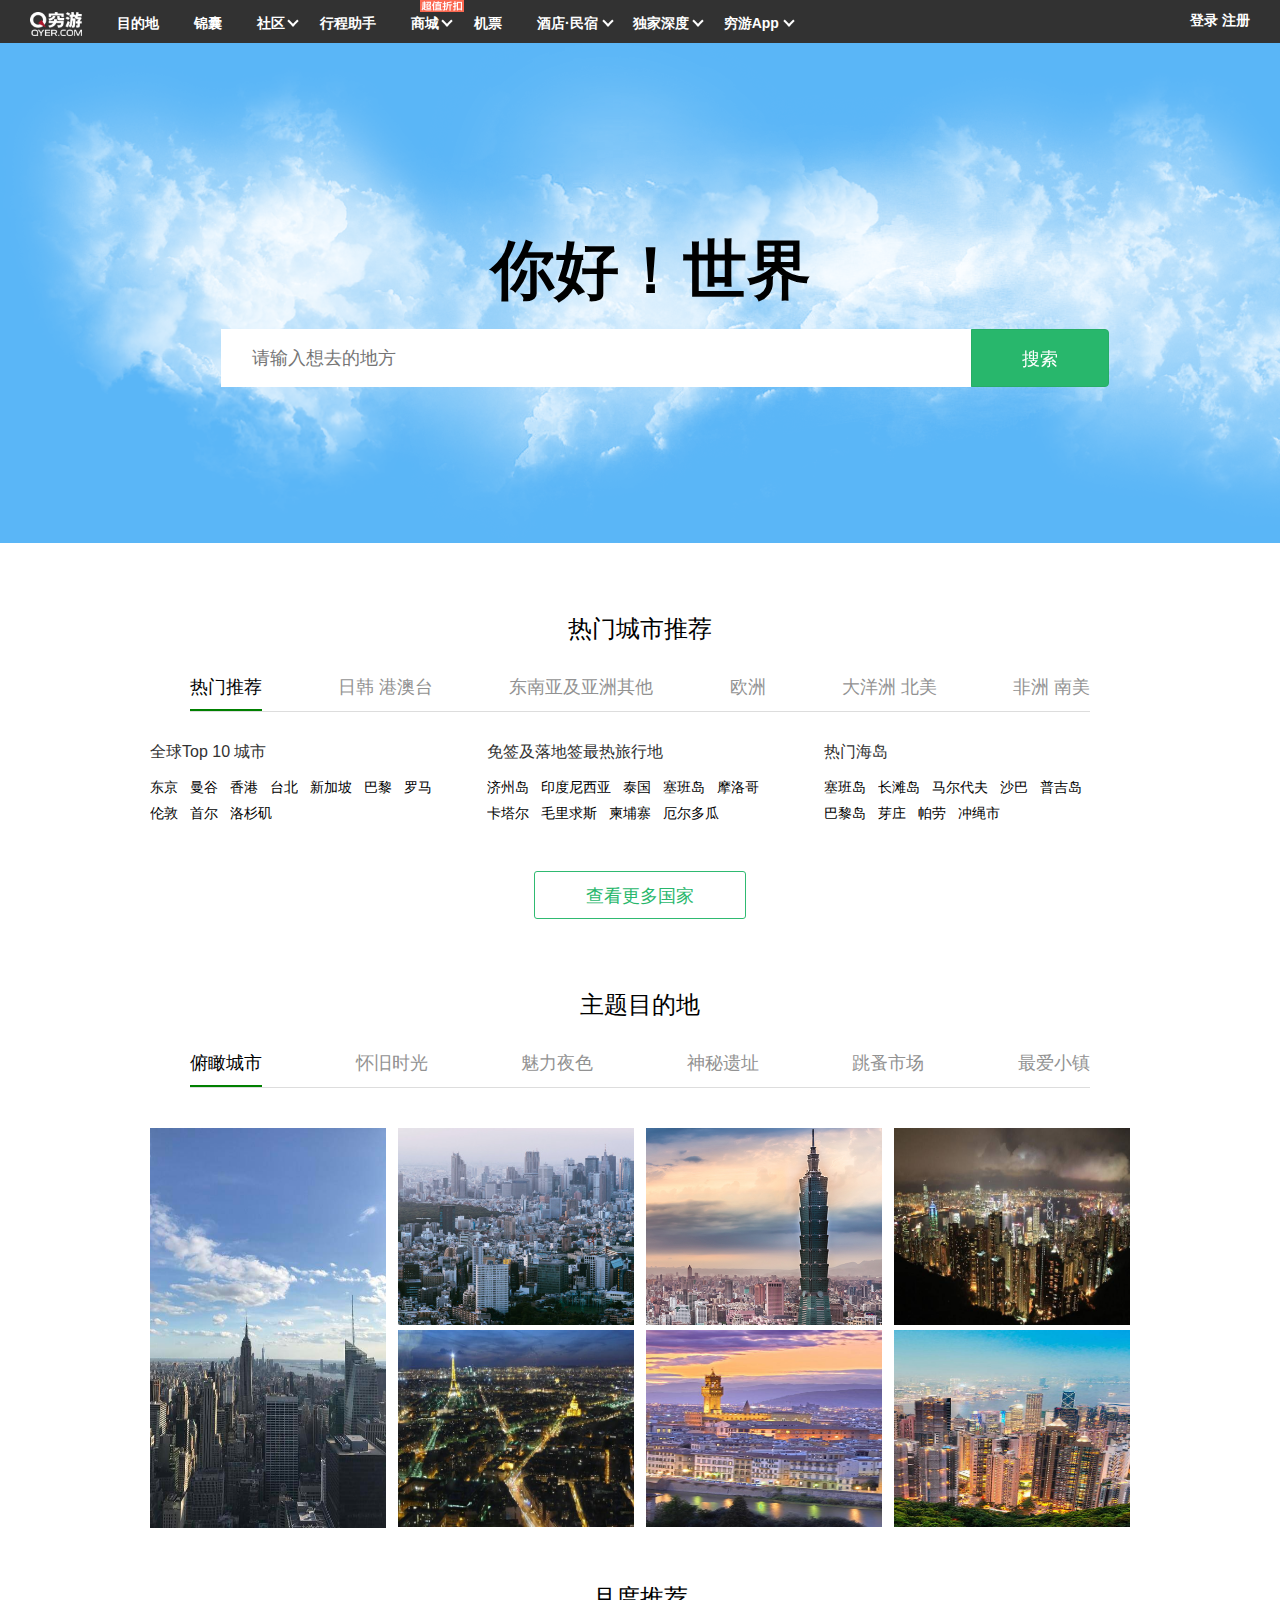
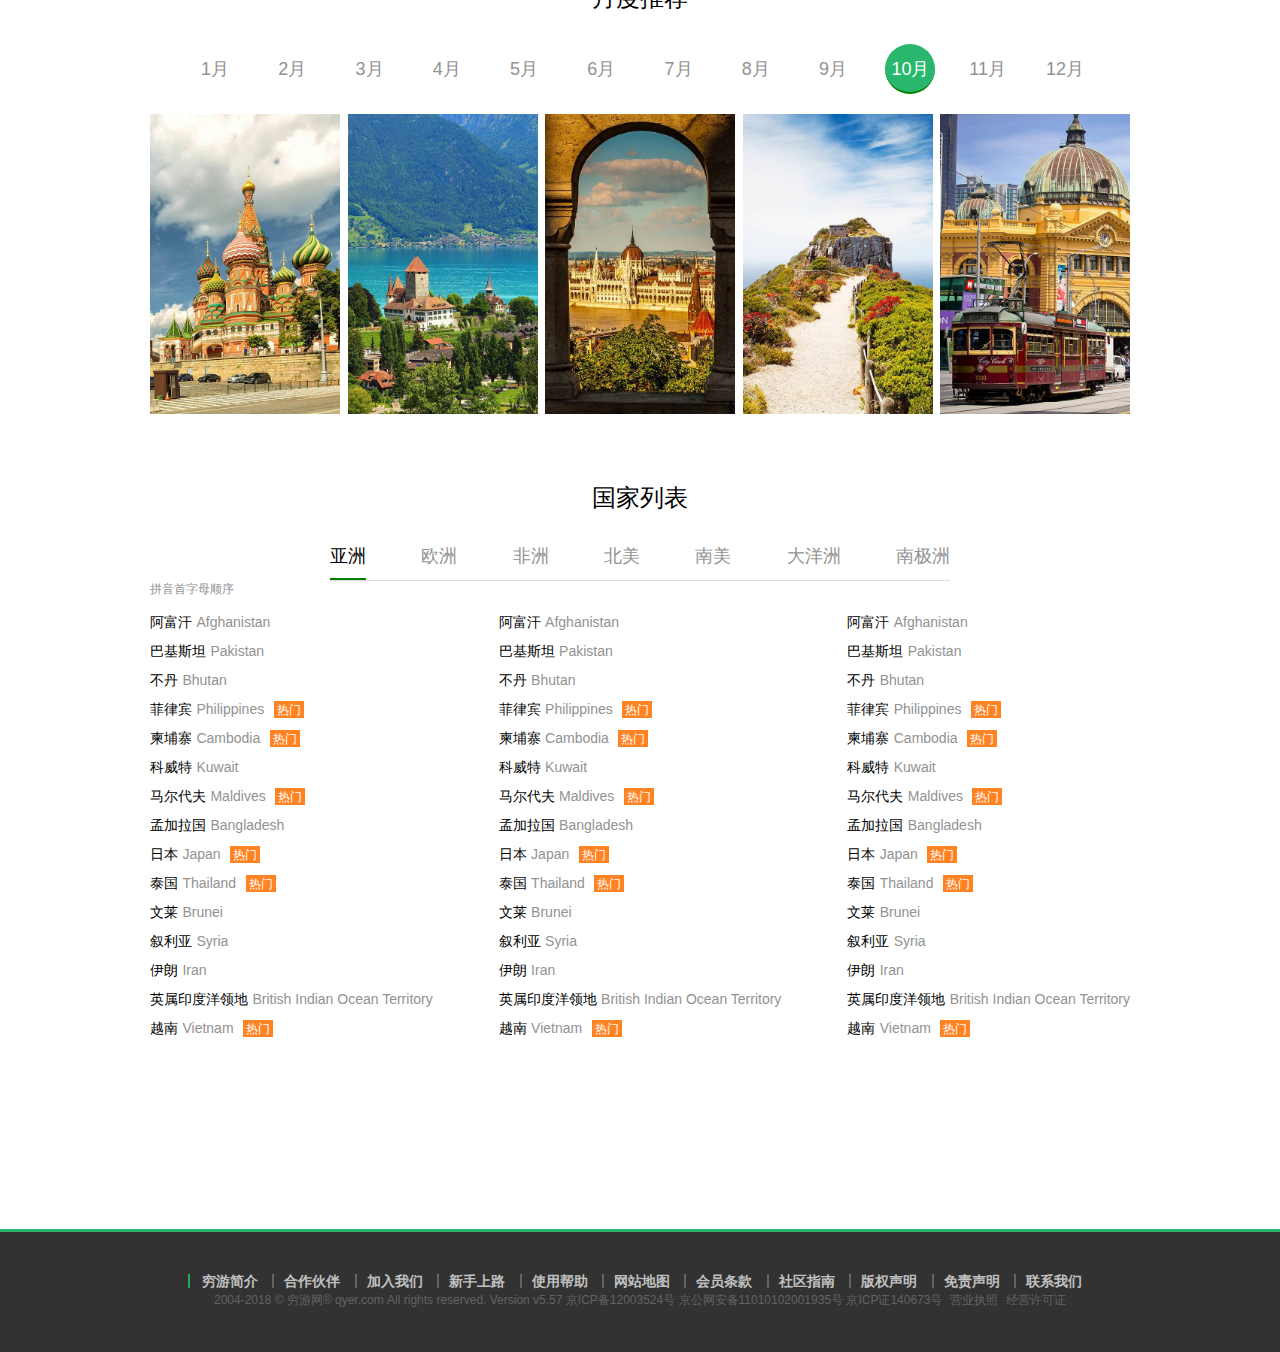
<file: myproject/target.html>
<!DOCTYPE html>
<html lang="en">
<head>
    <meta charset="UTF-8">
    <meta name="viewport" content="width=device-width, initial-scale=1.0">
    <meta http-equiv="X-UA-Compatible" content="ie=edge">
    <title>Document</title>
    <link rel="stylesheet" href="css/target.css">
</head>
<body>
    <header>
		<div class="head">
			<div><img src="./img/qyer.png" alt=""></div>
			<ul class="head_nav">
				<li class="head_nav_item1"><a href="#" class="item_a1">目的地</a></li>
				<li class="head_nav_item2"><a href="#" class="item_a2">锦囊</a></li>
				<li class="head_nav_item3"><a href="#" class="item_a3">社区</a>
					<span class="icon1"></span>
					<div class="diamond1">
						<div class="diamond_icon1"></div>
						<div class="diamond_one">
							<ul>
								<li id="list-q-layer"><a href="#">旅行论坛</a>
									<div class="mark"></div>
									<div class="q-layer">
										<div class="section-title">
											<a href="#">全部版块<div class="mark"></div></a>
											<span>热门版块</span>
										</div>
										<div class="section-item">
											<dl>
												<dt>兴趣小组</dt>
													<dd>
														<a href="#">结伴同游</a>
														<a href="#">签证</a>
														<a href="#">旅行摄影</a>
														<a href="#">潜水俱乐部</a>
														<a href="#">带孩子旅行</a>
														<a href="#">明信片</a>
														<a href="#">旅行购物</a>
													</dd>
											</dl>
										</div>
										<div class="section-item">
											<dl>
												<dt>穷游欧洲</dt>
													<dd>
														<a href="#">法国/摩纳哥</a>
														<a href="#">德国</a>
														<a href="#">英国/爱尔兰</a>
														<a href="#">瑞士/列支墩式登</a>
														<a href="#">土耳其</a>
														<a href="#" id="a1">挪威/瑞典/芬兰/丹麦/冰岛</a>
														<a href="#">意大利/梵蒂冈/圣马力诺/马耳他</a>
													</dd>
											</dl>
										</div>
										<div class="section-item">
											<dl>
												<dt>穷游亚洲</dt>
												<dd>
													<a href="#">台湾</a>
													<a href="#">日本</a>
													<a href="#">泰国</a>
													<a href="#">新加坡</a>
													<a href="#">斯里卡兰</a>
													<a href="#">香港/澳门</a>
													<a href="#">马来西亚/文莱</a>
													<a href="#">柬埔寨</a>
													<a href="#" id="a2">马尔代夫</a>
													<a href="#">缅甸</a>
													<a href="#">伊朗</a>
													<a href="#">印度/孟加拉</a>
												</dd>
											</dl>	
										</div>
										<div class="section-item">
											<dl>
												<dt>穷游美洲</dt>
												<dd>
													<a href="#">加拿大</a>
													<a href="#">美国</a>
													<a href="#">中美</a>
													<a href="#">南美/南极</a>
												</dd>
											</dl>
										</div>
										<div class="section-item">
											<dl>
												<dt>穷游大洋洲</dt>
												<dd>
													<a href="#">澳大利亚</a>
													<a href="#">新西兰</a>
													<a href="#">太平洋海岛</a>
												</dd>
											</dl>
										</div>
										<div class="section-item">
											<dl>
												<dt>穷游非洲</dt>
												<dd>
													<a href="#">东非地区</a>
													<a href="#">非洲海岛</a>
													<a href="#">北非地区</a>
													<a href="#">非洲其它国家</a>
												</dd>
											</dl>
										</div>
									</div>
								</li>
								<li><a href="#">旅行问答</a></li>
								<li><a href="#">JNE旅行生活美学</a></li>
								<li><a href="#">结伴同游</a></li>
								<li><a href="#">负责任的旅行</a></li>
								<li><a href="#">特别策划</a></li>
								<li><a href="#">旅行精选视频</a></li>
							</ul>
						</div>
					</div>
				</li>
				<li class="head_nav_item4"><a href="#" class="item_a4">行程助手</a></li>
				<li class="head_nav_item5"><a href="#" class="item_a5">商城</a>
					<span class="line-flag">
						<img src="./img/z-flag.gif" alt="">
					</span>
					<span class="icon2"></span>
					<div class="diamond2">
						<div class="diamond_icon2"></div>
						<div class="diamond_two">
							<ul>
								<li><a href="#">机酒自由行</a></li>
								<li><a href="#">当地玩乐</a></li>
								<li><a href="#">签证</a></li>
								<li><a href="#">租车自驾</a></li>
								<li><a href="#">邮轮</a></li>
								<li><a href="#">保险</a></li>
								<li><a href="#">私人订制</a></li>
								<li><a href="#">欧洲铁路</a></li>
							</ul>
						</div>
					</div>
				</li>
				<li class="head_nav_item6"><a href="#" class="item_a6">机票</a></li>
				<li class="head_nav_item7"><a href="#" class="item_a7">酒店·民宿</a>
					<span class="icon3"></span>
					<div class="diamond3">
						<div class="diamond_icon3"></div>
						<div class="diamond_three">
							<ul>
								<li><a href="#">酒店</a></li>
								<li><a href="#">爱彼迎</a></li>
								<li><a href="#">华人旅馆</a></li>
							</ul>
						</div>
					</div>
				</li>
				<li class="head_nav_item8"><a href="#" class="item_a8">独家深度</a>
					<span class="icon4"></span>
					<div class="diamond4">
						<div class="diamond_icon4"></div>
						<div class="diamond_four">
							<ul>
								<li><a href="#">特色长线</a></li>
								<li><a href="#">独家日游</a></li>
								<li><a href="#">Q—Home</a></li>
							</ul>
						</div>
					</div>
				</li>
				<li class="head_nav_item9"><a href="#" class="item_a9">穷游App</a>
					<span class="icon5"></span>
					<div class="diamond5">
						<div class="diamond_icon5"></div>
						<div class="diamond_five">
							<ul>
								<li><a href="#">穷游App</a></li>
								<li><a href="#">行程助手APP</a></li>
								<li><a href="#">穷游锦囊APP</a></li>
							</ul>
						</div>
					</div>
				</li>
			</ul>
			<div class="head_user">
				<a href="http://127.0.0.1:3000/login.html" target="_blank">登录</a>
				<a href="http://127.0.0.1:3000/register.html" target="_blank">注册</a>
			</div>
		</div>
    </header>
    <section>
        <div class="sky">
            <div class="cloud1"></div>
            <div class="cloud2"></div>
            <div class="cloud3"></div>
        </div>
        <div class="search">
            <h1>你好！世界</h1>
            <input type="text" placeholder="请输入想去的地方"><a>搜索</a>
        </div>
        <div class="recommend">
			<h3>热门城市推荐</h3>
			<ul class="list-item">
				<li class="on">热门推荐</li>
				<li>日韩&nbsp;港澳台</li>
				<li>东南亚及亚洲其他</li>
				<li>欧洲</li>
				<li>大洋洲&nbsp;北美</li>
				<li>非洲&nbsp;南美</li>
			</ul>
			<div class="place_recommend">
				<dl>
					<dt>全球Top&nbsp;10&nbsp;城市</dt>
					<dd>东京</dd>
					<dd>曼谷</dd>
					<dd>香港</dd>
					<dd>台北</dd>
					<dd>新加坡</dd>
					<dd>巴黎</dd>
					<dd>罗马</dd>
					<dd>伦敦</dd>
					<dd>首尔</dd>
					<dd>洛杉矶</dd>
				</dl>
				<dl>
					<dt>免签及落地签最热旅行地</dt>
					<dd>济州岛</dd>
					<dd>印度尼西亚</dd>
					<dd>泰国</dd>
					<dd>塞班岛</dd>
					<dd>摩洛哥</dd>
					<dd>卡塔尔</dd>
					<dd>毛里求斯</dd>
					<dd>柬埔寨</dd>
					<dd>厄尔多瓜</dd>
				</dl>
				<dl>
					<dt>热门海岛</dt>
					<dd>塞班岛</dd>
					<dd>长滩岛</dd>
					<dd>马尔代夫</dd>
					<dd>沙巴</dd>
					<dd>普吉岛</dd>
					<dd>巴黎岛</dd>
					<dd>芽庄</dd>
					<dd>帕劳</dd>
					<dd>冲绳市</dd>
				</dl>
			</div>
			<div class="place_btn">
				<a href="#counties">查看更多国家</a>
			</div>
		</div>
		<div class="main_target">
			<h3>主题目的地</h3>
			<ul class="list-item">
				<li class="on">俯瞰城市</li>
				<li>怀旧时光</li>
				<li>魅力夜色</li>
				<li>神秘遗址</li>
				<li>跳蚤市场</li>
				<li>最爱小镇</li>
			</ul>
			<div class="scenery">
				<div class="scenery-item">
					<a href="#">
						<img src="img/target/15063258998191.jpg" alt="">
					</a>
				</div>
				<div class="secnery-item1">
					<div><a href="#"><img src="img/target/15063263512718.png" alt=""></a></div>
					<div><a href="#"><img src="img/target/15063261394150.png" alt=""></a></div>
					<div><a href="#"><img src="img/target/15060658523989.jpg" alt=""></a></div>
					<div><a href="#"><img src="img/target/15059884345036.jpg" alt=""></a></div>
					<div><a href="#"><img src="img/target/15059868104386.jpg" alt=""></a></div>
					<div><a href="#"><img src="img/target/15059867786679.jpg" alt=""></a></div>
				</div>
			</div>
		</div>
		<div class="month">
			<h3>月度推荐</h3>
			<ul class="list-item">
				<li>1月</li>
				<li>2月</li>
				<li>3月</li>
				<li>4月</li>
				<li>5月</li>
				<li>6月</li>
				<li>7月</li>
				<li>8月</li>
				<li>9月</li>
				<li class="on">10月</li>
				<li>11月</li>
				<li>12月</li>
			</ul>
			<ul class="image-detail">
				<li style="background-image:url(img/target/1/15063195165470.jpg)"></li>
				<li style="background-image:url(img/target/1/15063195318081.jpg)"></li>
				<li style="background-image:url(img/target/1/15063195606923.jpg)"></li>
				<li style="background-image:url(img/target/1/15063195721579.jpg)"></li>
				<li style="background-image:url(img/target/1/15063195968635.jpg)"></li>
			</ul>
		</div>
		<div class="country" id="counties">
			<h3>国家列表</h3>
			<ul class="list-item" style="width:620px;">
				<li class="on">亚洲</li>
				<li>欧洲</li>
				<li>非洲</li>
				<li>北美</li>
				<li>南美</li>
				<li>大洋洲</li>
				<li>南极洲</li>
			</ul>
			<div class="tip">
				<p>拼音首字母顺序</p>
			</div>
			<div class="country-list">
				<ul>
					<li>
						<span>
							<a href="#">
								<span>阿富汗</span>&nbsp;<em>Afghanistan</em>
							</a>
						</span>
					</li>
					<li>
						<span>
							<a href="#">
								<span>巴基斯坦</span>&nbsp;<em>Pakistan</em>
							</a>
						</span>
					</li>
					<li>
						<span>
							<a href="#">
								<span>不丹</span>&nbsp;<em>Bhutan</em>
							</a>
						</span>
					</li>
					<li>
						<span>
							<a href="#">
								<span>菲律宾</span>&nbsp;<em>Philippines</em>
							</a>
						</span>
					</li>
					<li>
						<span>
							<a href="#">
								<span>柬埔寨</span>&nbsp;<em>Cambodia</em>
							</a>
						</span>
					</li>
					<li>
						<span>
							<a href="#">
								<span>科威特</span>&nbsp;<em>Kuwait</em>
							</a>
						</span>
					</li>
					<li>
						<span>
							<a href="#">
								<span>马尔代夫</span>&nbsp;<em>Maldives</em>
							</a>
						</span>
					</li>
					<li>
						<span>
							<a href="#">
								<span>孟加拉国</span>&nbsp;<em>Bangladesh</em>
							</a>
						</span>
					</li>
					<li>
						<span>
							<a href="#">
								<span>日本</span>&nbsp;<em>Japan</em>
							</a>
						</span>
					</li>
					<li>
						<span>
							<a href="#">
								<span>泰国</span>&nbsp;<em>Thailand</em>
							</a>
						</span>
					</li>
					<li>
						<span>
							<a href="#">
								<span>文莱</span>&nbsp;<em>Brunei</em>
							</a>
						</span>
					</li>
					<li>
						<span>
							<a href="#">
								<span>叙利亚</span>&nbsp;<em>Syria</em>
							</a>
						</span>
					</li>
					<li>
						<span>
							<a href="#">
								<span>伊朗</span>&nbsp;<em>Iran</em>
							</a>
						</span>
					</li>
					<li>
						<span>
							<a href="#">
								<span>英属印度洋领地</span>&nbsp;<em>British Indian Ocean Territory</em>
							</a>
						</span>
					</li>
					<li>
						<span>
							<a href="#">
								<span>越南</span>&nbsp;<em>Vietnam</em>
							</a>
						</span>
					</li>
				</ul>
				<ul style="padding-left:30px;">
						<li>
							<span>
								<a href="#">
									<span>阿富汗</span>&nbsp;<em>Afghanistan</em>
								</a>
							</span>
						</li>
						<li>
							<span>
								<a href="#">
									<span>巴基斯坦</span>&nbsp;<em>Pakistan</em>
								</a>
							</span>
						</li>
						<li>
							<span>
								<a href="#">
									<span>不丹</span>&nbsp;<em>Bhutan</em>
								</a>
							</span>
						</li>
						<li>
							<span>
								<a href="#">
									<span>菲律宾</span>&nbsp;<em>Philippines</em>
								</a>
							</span>
						</li>
						<li>
							<span>
								<a href="#">
									<span>柬埔寨</span>&nbsp;<em>Cambodia</em>
								</a>
							</span>
						</li>
						<li>
							<span>
								<a href="#">
									<span>科威特</span>&nbsp;<em>Kuwait</em>
								</a>
							</span>
						</li>
						<li>
							<span>
								<a href="#">
									<span>马尔代夫</span>&nbsp;<em>Maldives</em>
								</a>
							</span>
						</li>
						<li>
							<span>
								<a href="#">
									<span>孟加拉国</span>&nbsp;<em>Bangladesh</em>
								</a>
							</span>
						</li>
						<li>
							<span>
								<a href="#">
									<span>日本</span>&nbsp;<em>Japan</em>
								</a>
							</span>
						</li>
						<li>
							<span>
								<a href="#">
									<span>泰国</span>&nbsp;<em>Thailand</em>
								</a>
							</span>
						</li>
						<li>
							<span>
								<a href="#">
									<span>文莱</span>&nbsp;<em>Brunei</em>
								</a>
							</span>
						</li>
						<li>
							<span>
								<a href="#">
									<span>叙利亚</span>&nbsp;<em>Syria</em>
								</a>
							</span>
						</li>
						<li>
							<span>
								<a href="#">
									<span>伊朗</span>&nbsp;<em>Iran</em>
								</a>
							</span>
						</li>
						<li>
							<span>
								<a href="#">
									<span>英属印度洋领地</span>&nbsp;<em>British Indian Ocean Territory</em>
								</a>
							</span>
						</li>
						<li>
							<span>
								<a href="#">
									<span>越南</span>&nbsp;<em>Vietnam</em>
								</a>
							</span>
						</li>
				</ul>
				<ul style="padding-left:30px;">
						<li>
							<span>
								<a href="#">
									<span>阿富汗</span>&nbsp;<em>Afghanistan</em>
								</a>
							</span>
						</li>
						<li>
							<span>
								<a href="#">
									<span>巴基斯坦</span>&nbsp;<em>Pakistan</em>
								</a>
							</span>
						</li>
						<li>
							<span>
								<a href="#">
									<span>不丹</span>&nbsp;<em>Bhutan</em>
								</a>
							</span>
						</li>
						<li>
							<span>
								<a href="#">
									<span>菲律宾</span>&nbsp;<em>Philippines</em>
								</a>
							</span>
						</li>
						<li>
							<span>
								<a href="#">
									<span>柬埔寨</span>&nbsp;<em>Cambodia</em>
								</a>
							</span>
						</li>
						<li>
							<span>
								<a href="#">
									<span>科威特</span>&nbsp;<em>Kuwait</em>
								</a>
							</span>
						</li>
						<li>
							<span>
								<a href="#">
									<span>马尔代夫</span>&nbsp;<em>Maldives</em>
								</a>
							</span>
						</li>
						<li>
							<span>
								<a href="#">
									<span>孟加拉国</span>&nbsp;<em>Bangladesh</em>
								</a>
							</span>
						</li>
						<li>
							<span>
								<a href="#">
									<span>日本</span>&nbsp;<em>Japan</em>
								</a>
							</span>
						</li>
						<li>
							<span>
								<a href="#">
									<span>泰国</span>&nbsp;<em>Thailand</em>
								</a>
							</span>
						</li>
						<li>
							<span>
								<a href="#">
									<span>文莱</span>&nbsp;<em>Brunei</em>
								</a>
							</span>
						</li>
						<li>
							<span>
								<a href="#">
									<span>叙利亚</span>&nbsp;<em>Syria</em>
								</a>
							</span>
						</li>
						<li>
							<span>
								<a href="#">
									<span>伊朗</span>&nbsp;<em>Iran</em>
								</a>
							</span>
						</li>
						<li>
							<span>
								<a href="#">
									<span>英属印度洋领地</span>&nbsp;<em>British Indian Ocean Territory</em>
								</a>
							</span>
						</li>
						<li>
							<span>
								<a href="#">
									<span>越南</span>&nbsp;<em>Vietnam</em>
								</a>
							</span>
						</li>
				</ul>
			</div>
		</div>
		<div id="footer">
			<div>
				<a href="#">穷游简介</a>
				<a href="#">合作伙伴</a>
				<a href="#">加入我们</a>
				<a href="#">新手上路</a>
				<a href="#">使用帮助</a>
				<a href="#">网站地图</a>
				<a href="#">会员条款</a>
				<a href="#">社区指南</a>
				<a href="#">版权声明</a>
				<a href="#">免责声明</a>
				<a href="#">联系我们</a>
			</div>
			<span>2004-2018&nbsp;&copy;&nbsp;穷游网®&nbsp;qyer.com&nbsp;All&nbsp;rights&nbsp;reserved. Version&nbsp;v5.57&nbsp;京ICP备12003524号&nbsp;京公网安备11010102001935号&nbsp;京ICP证140673号</span>
			<a href="#">&nbsp营业执照&nbsp;</a>
			<a href="#">经营许可证</a>
		</div>
	</section>
</body>
</html>
</file>
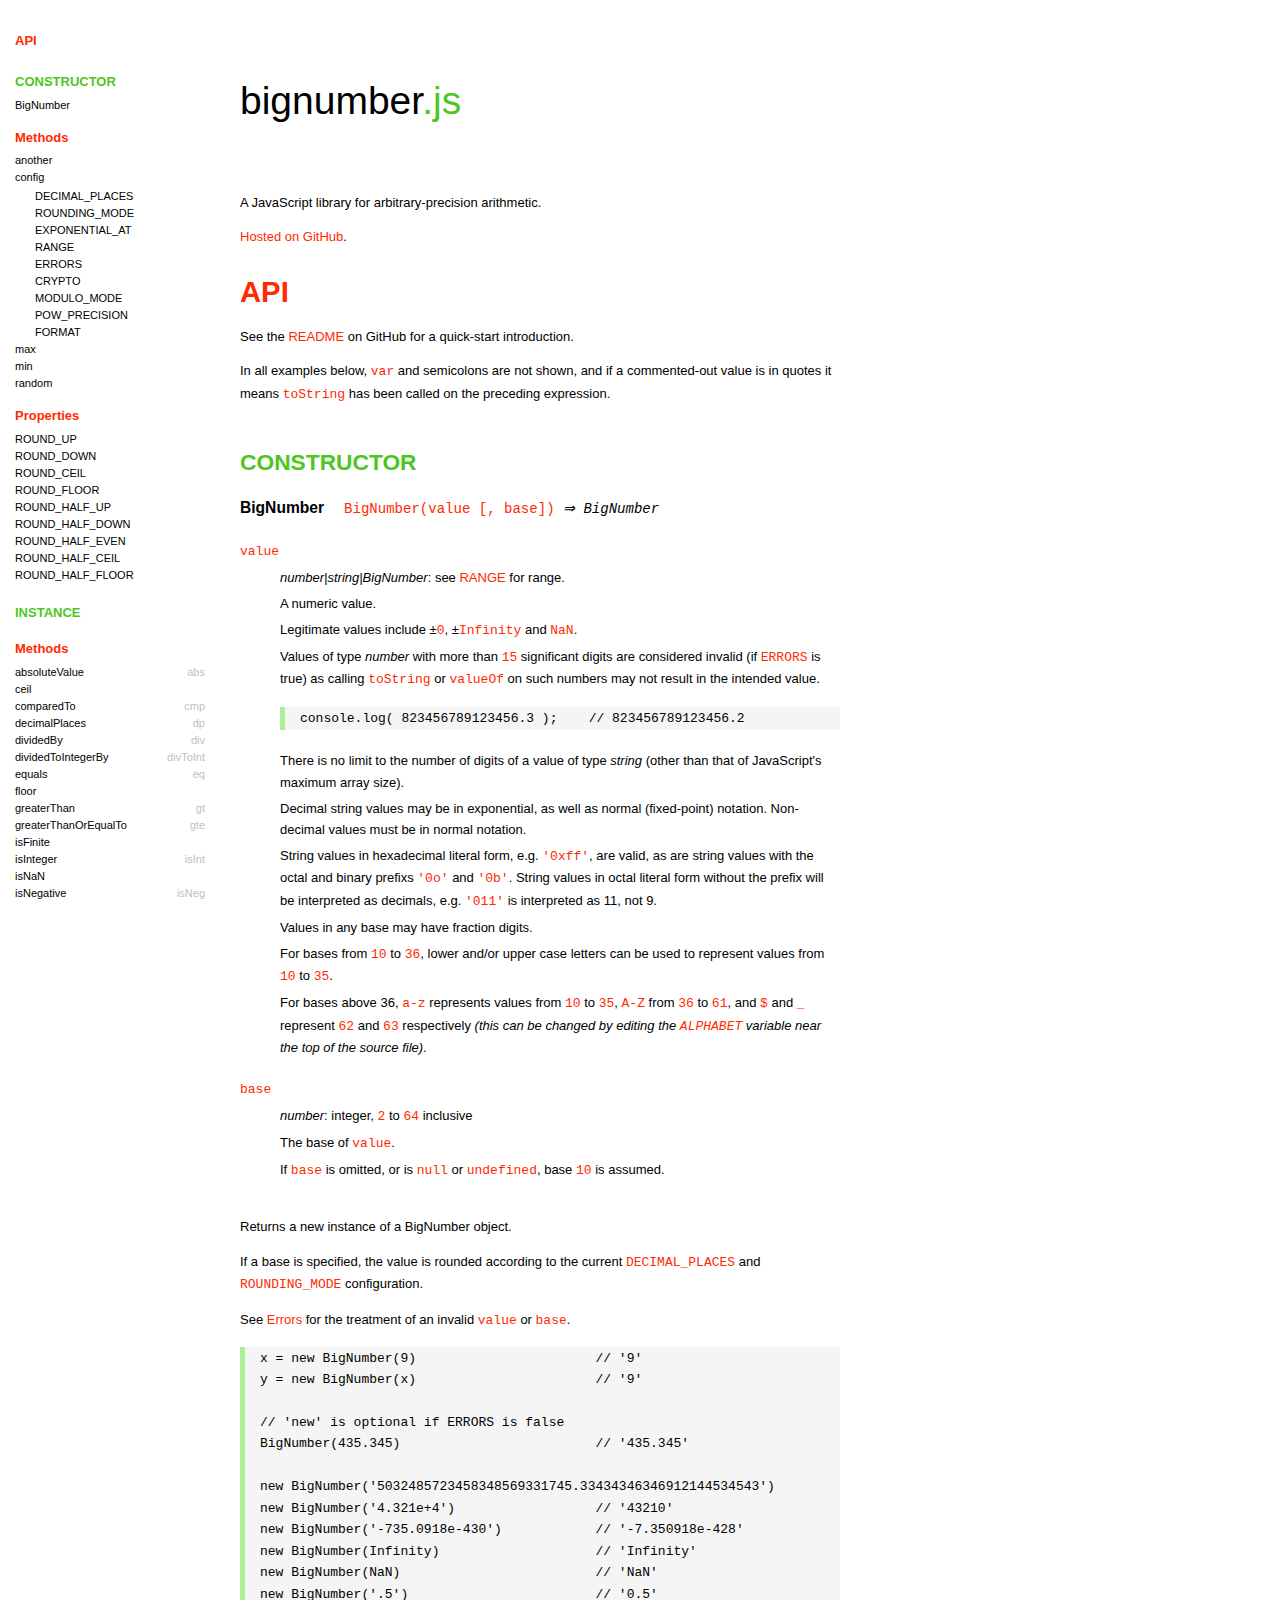
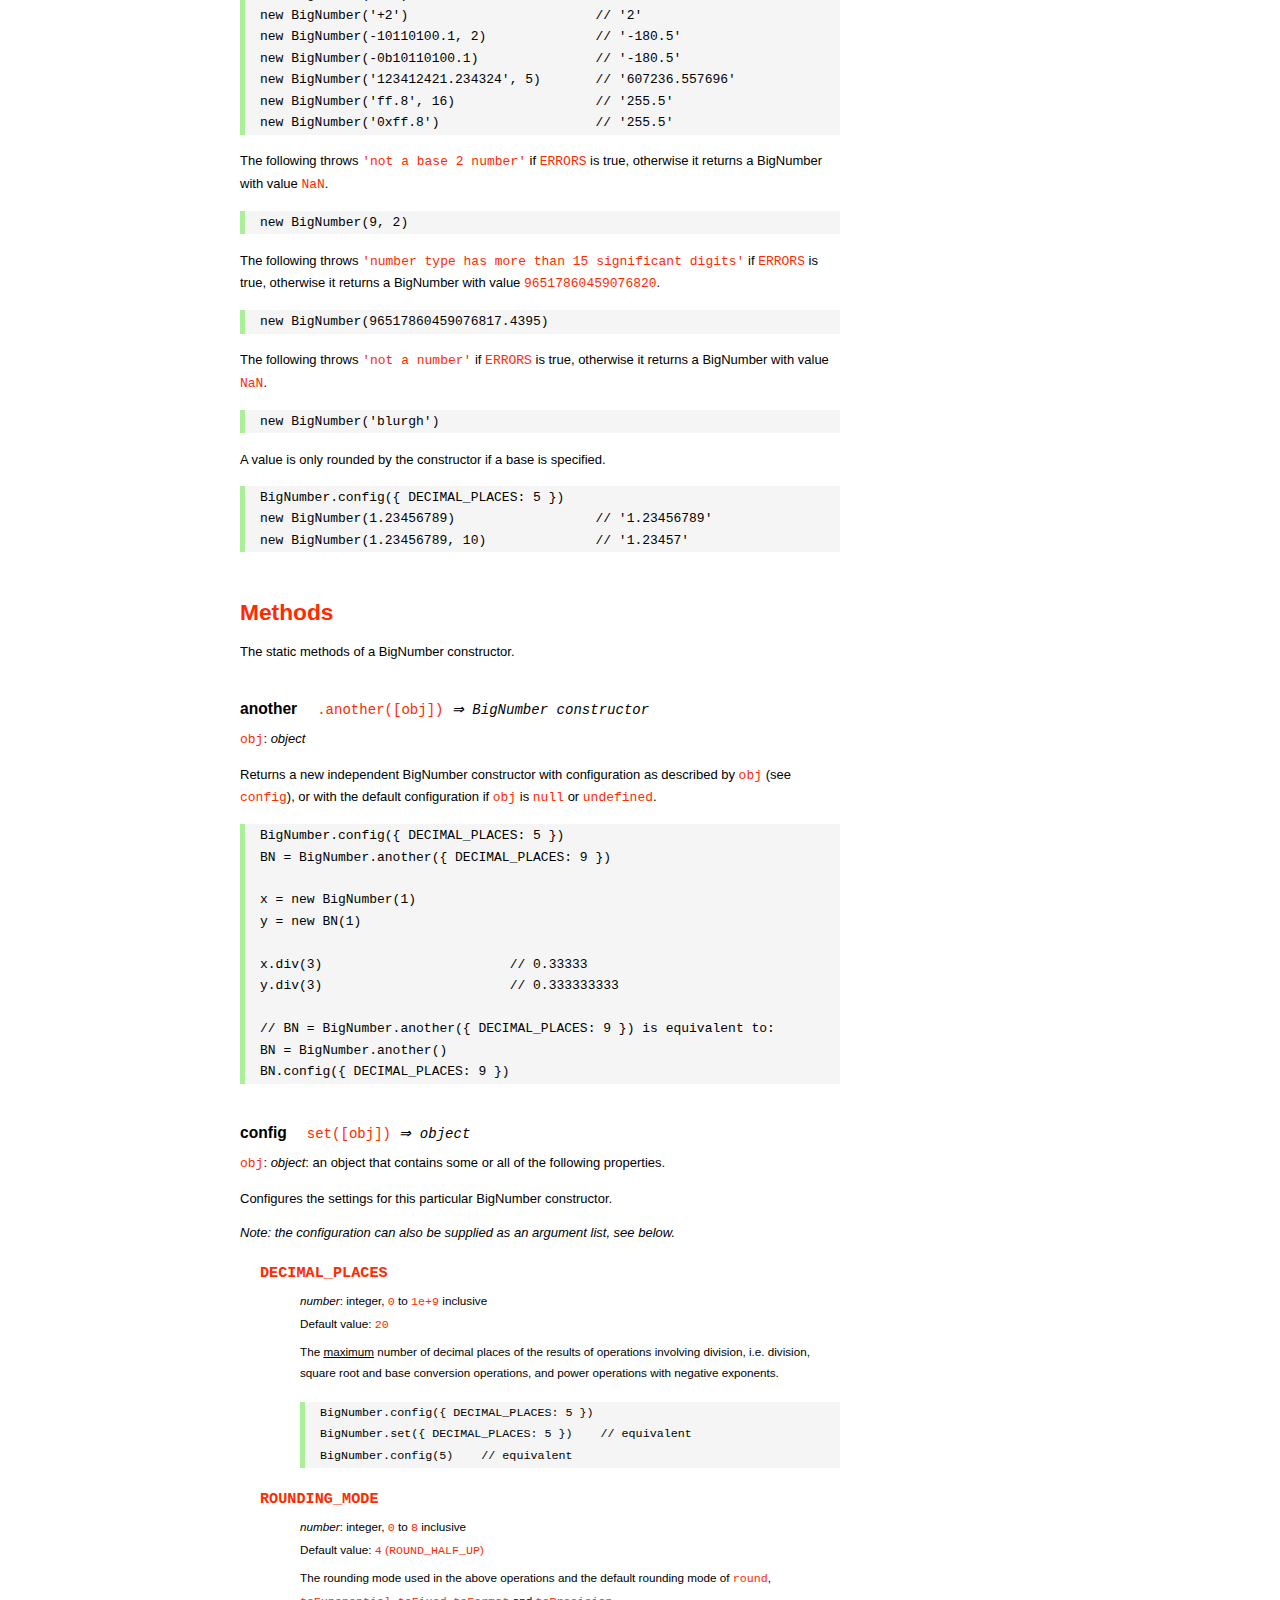
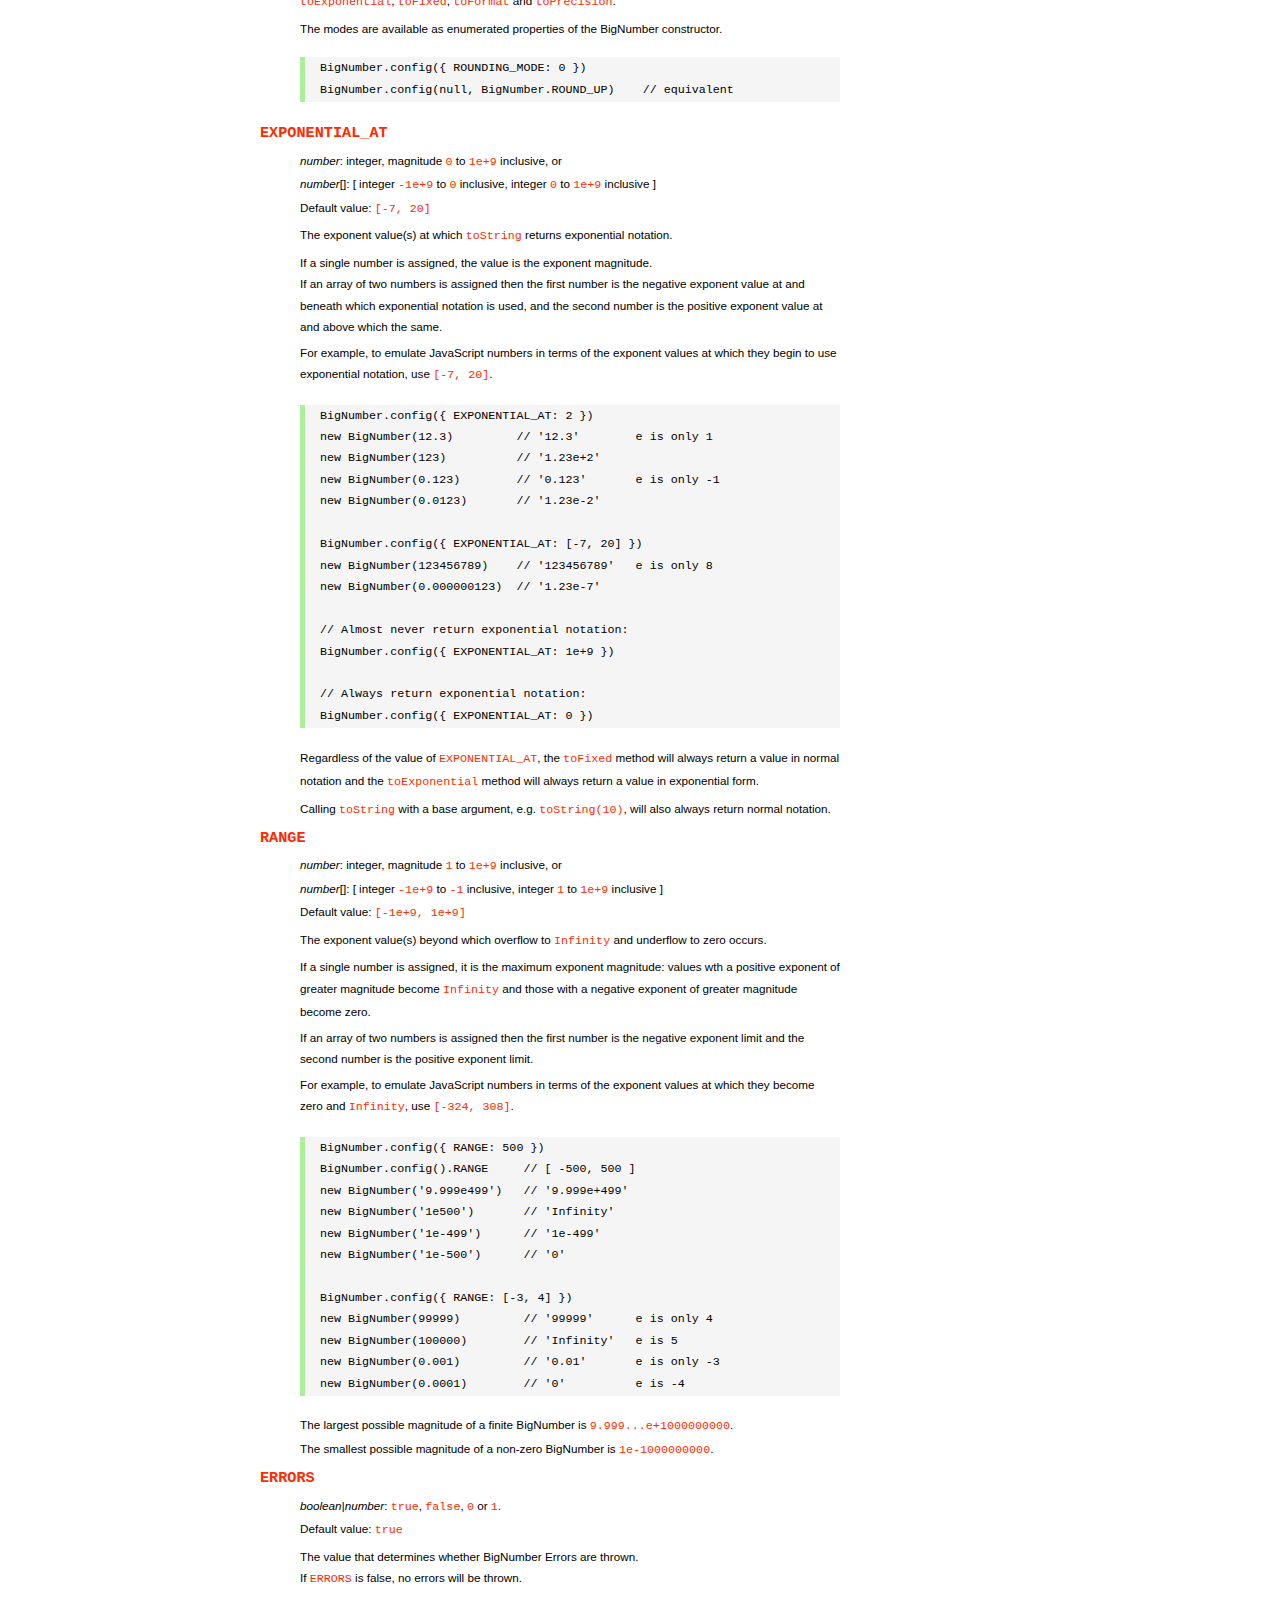
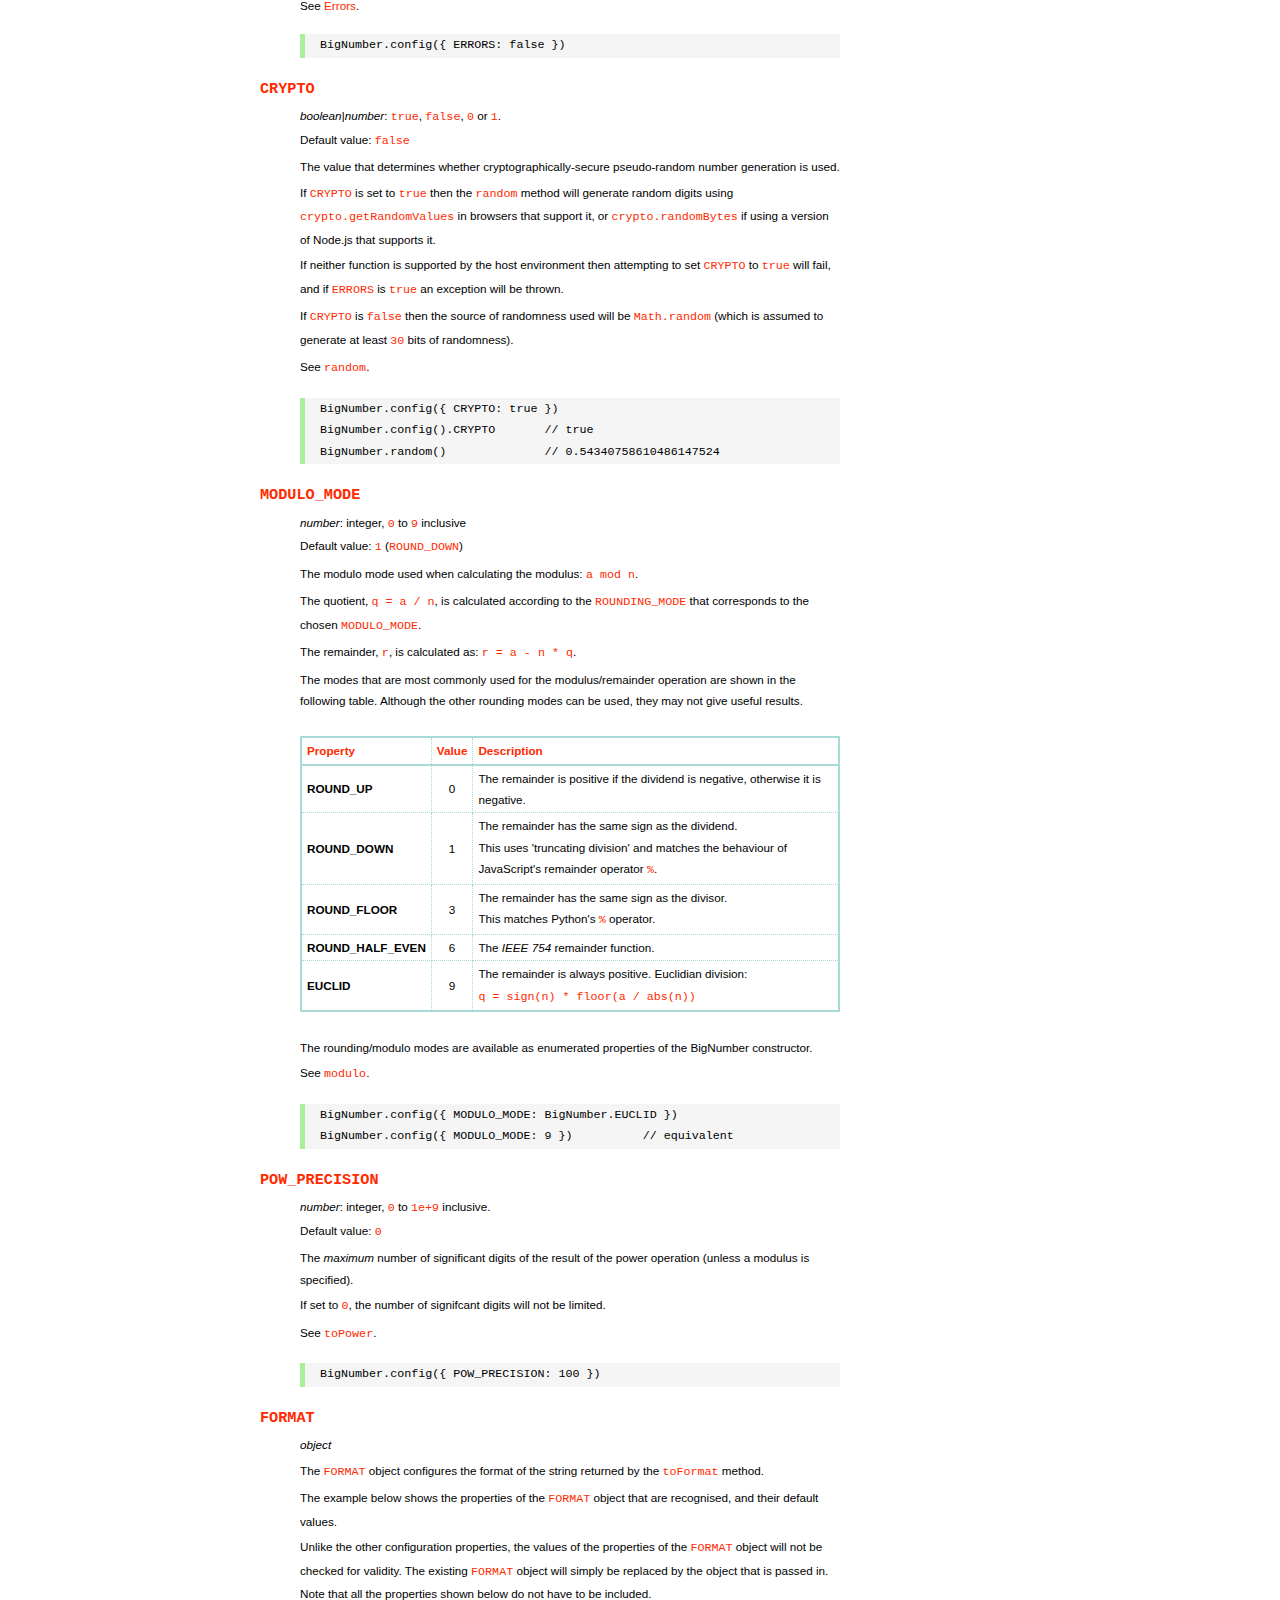
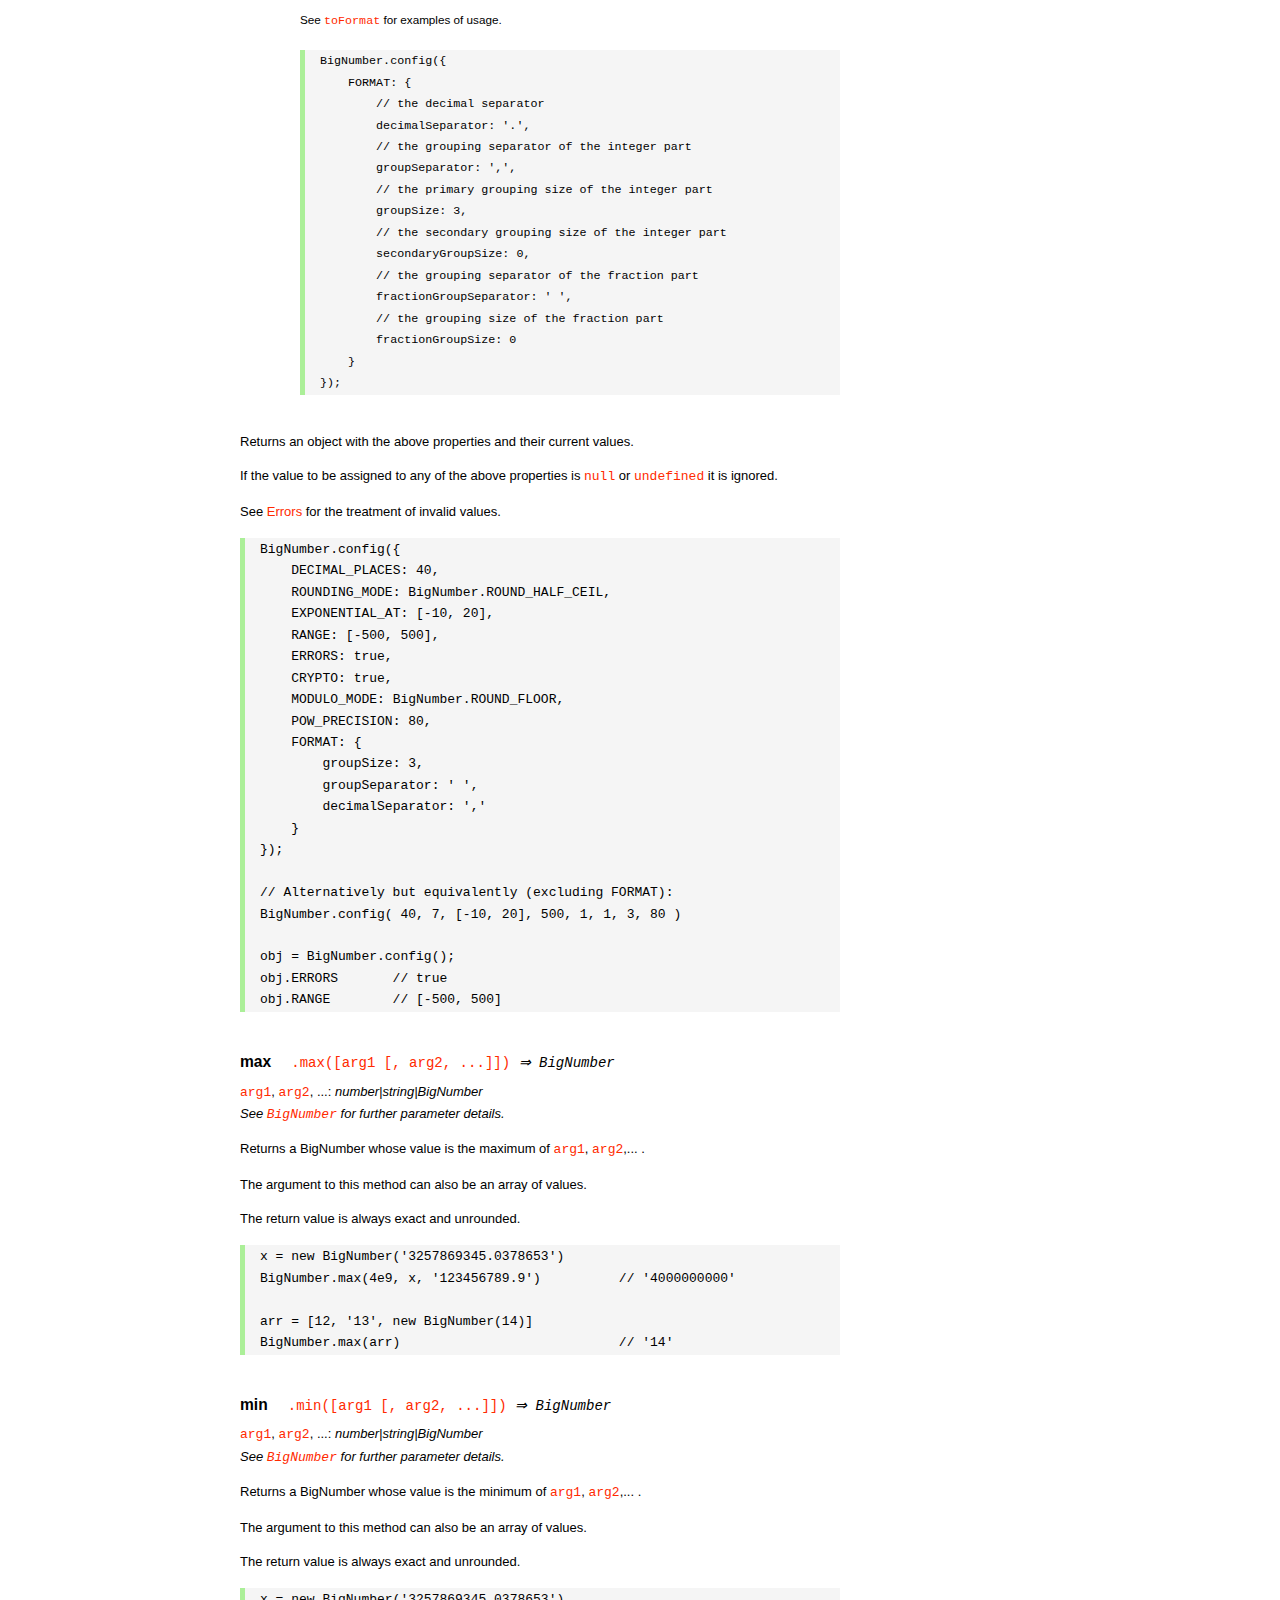
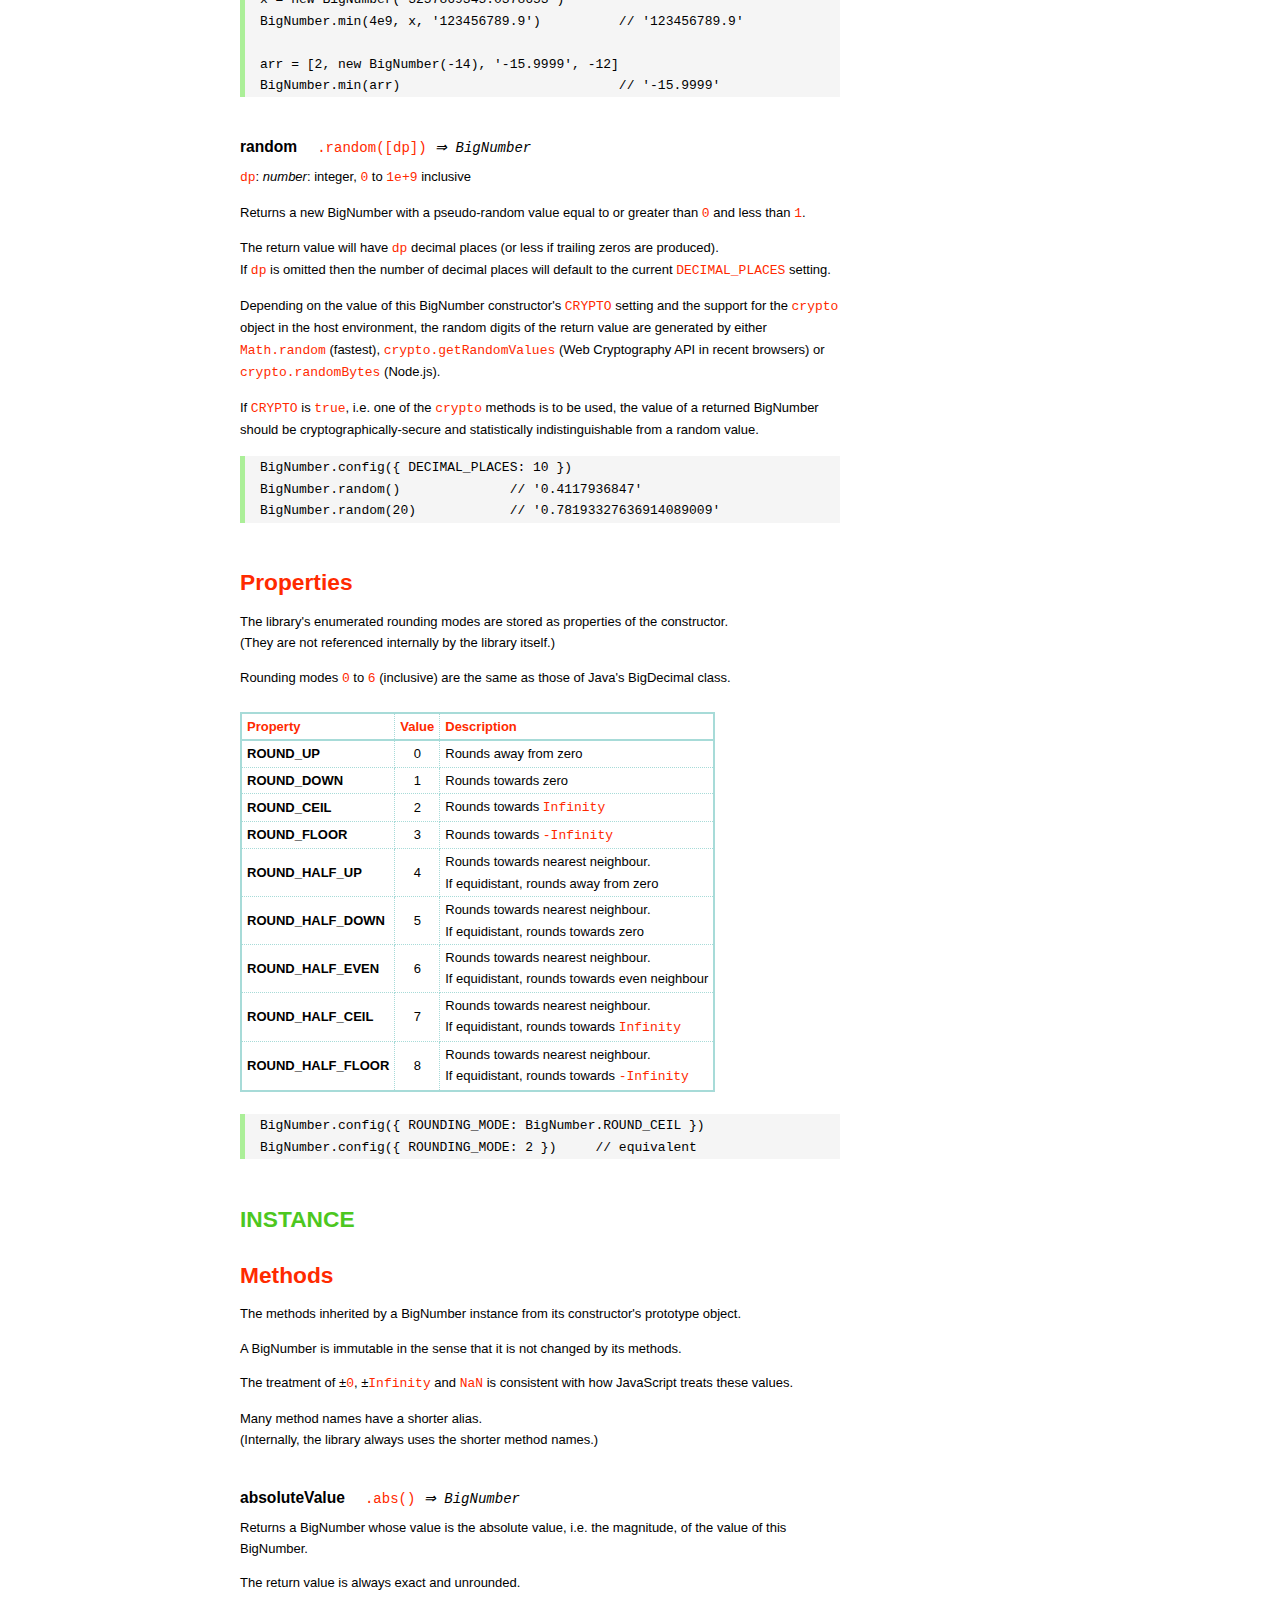
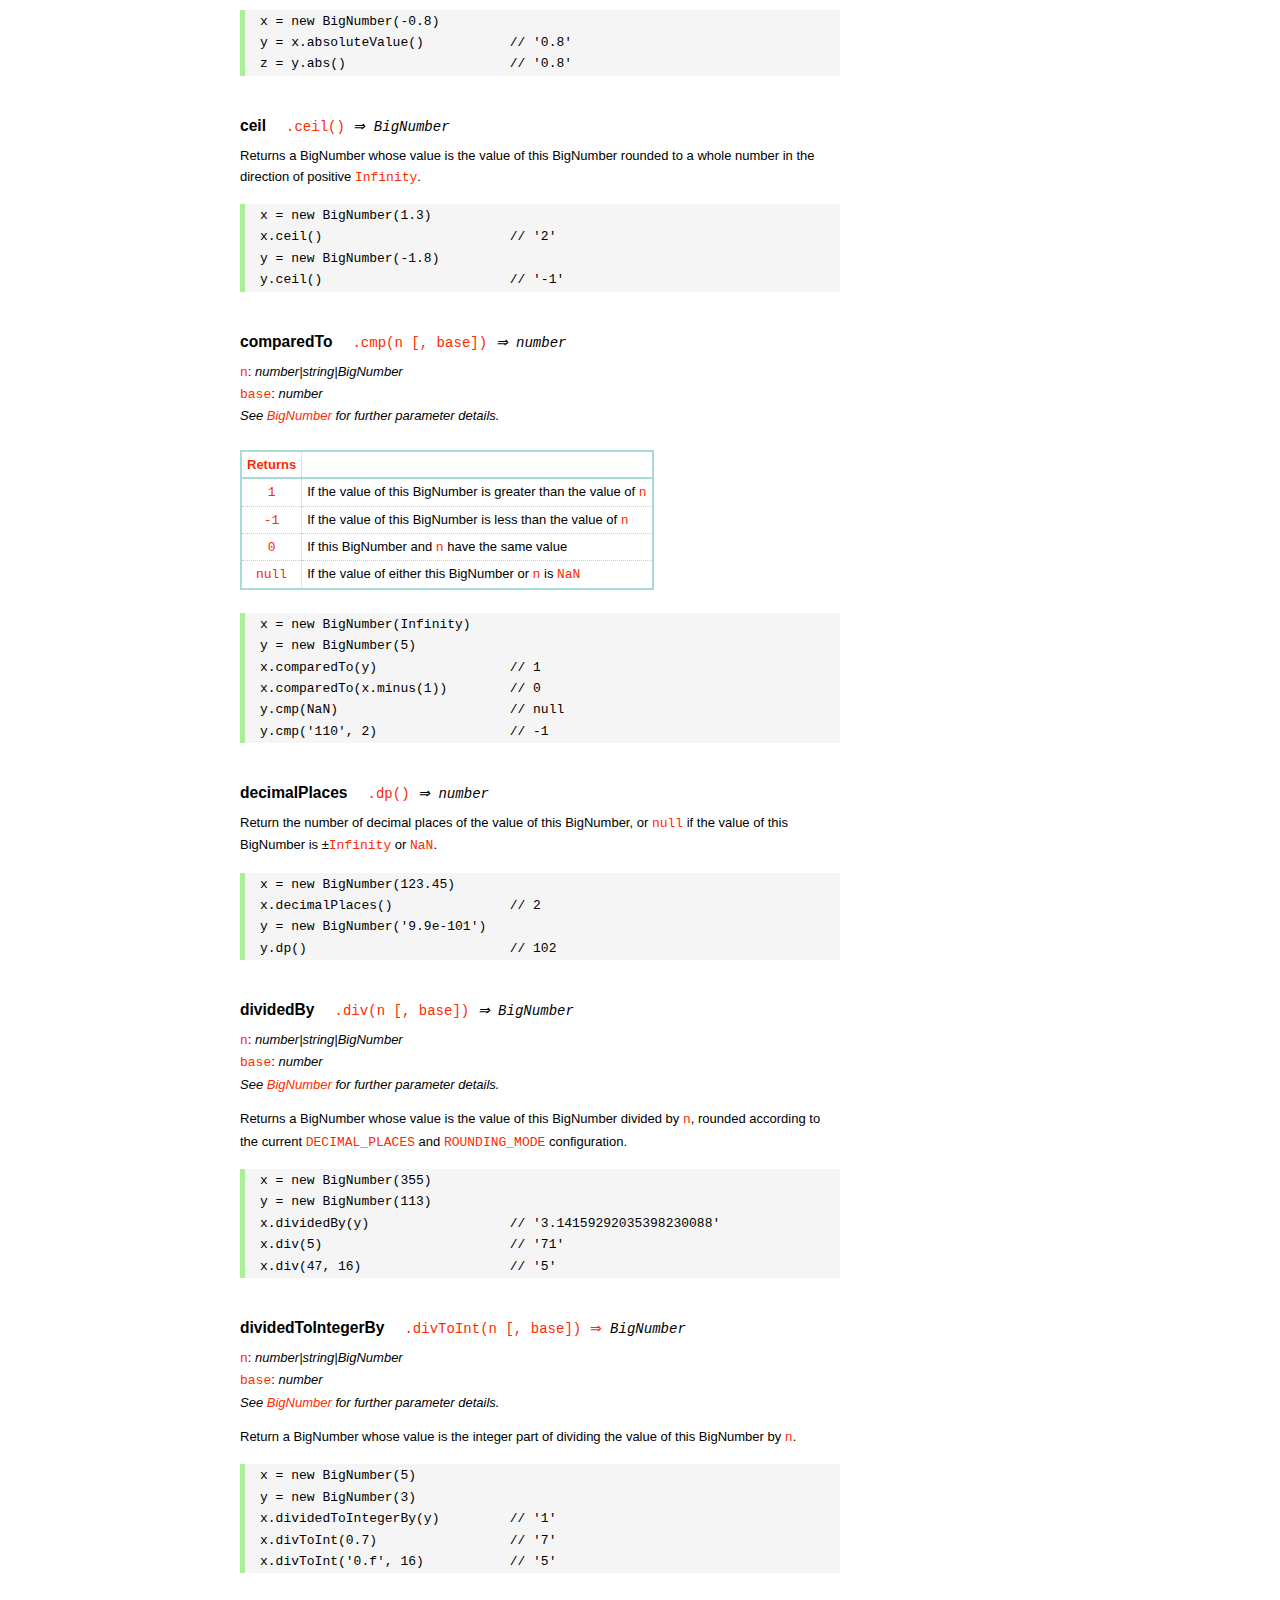
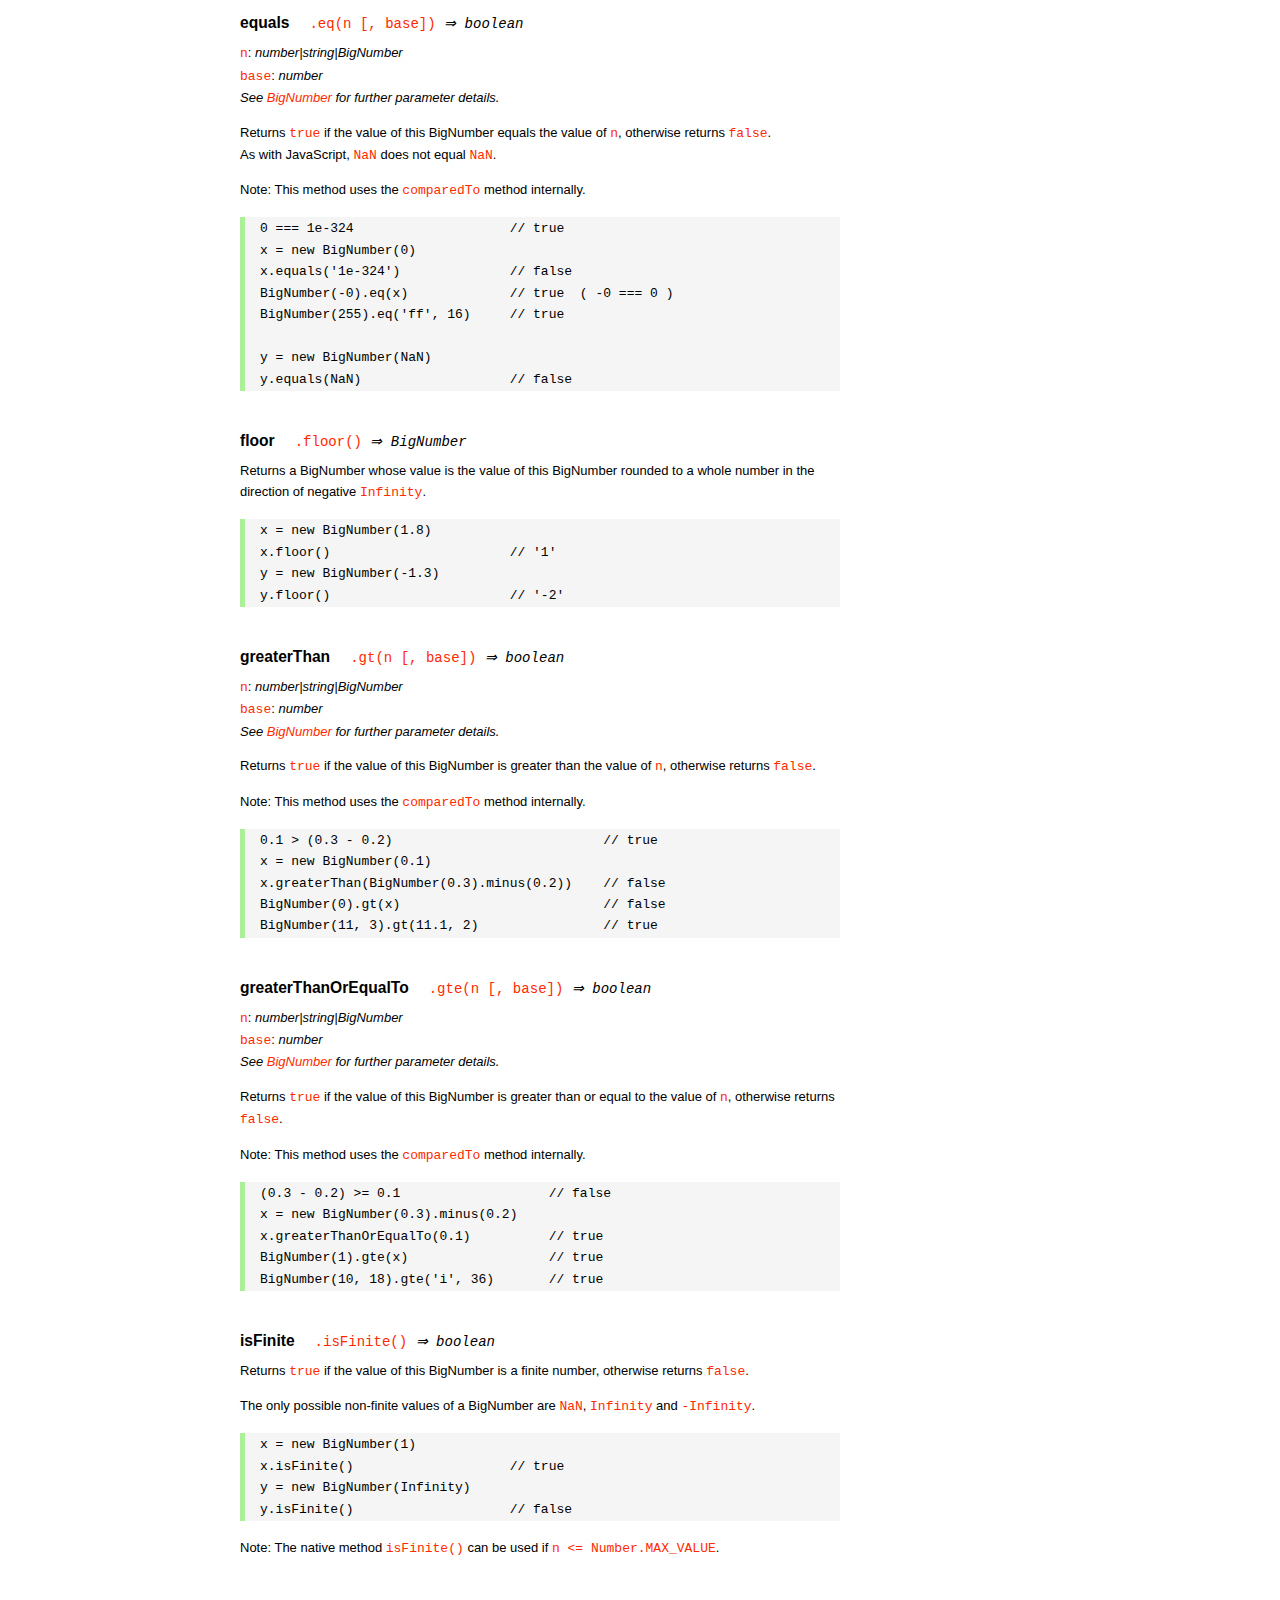
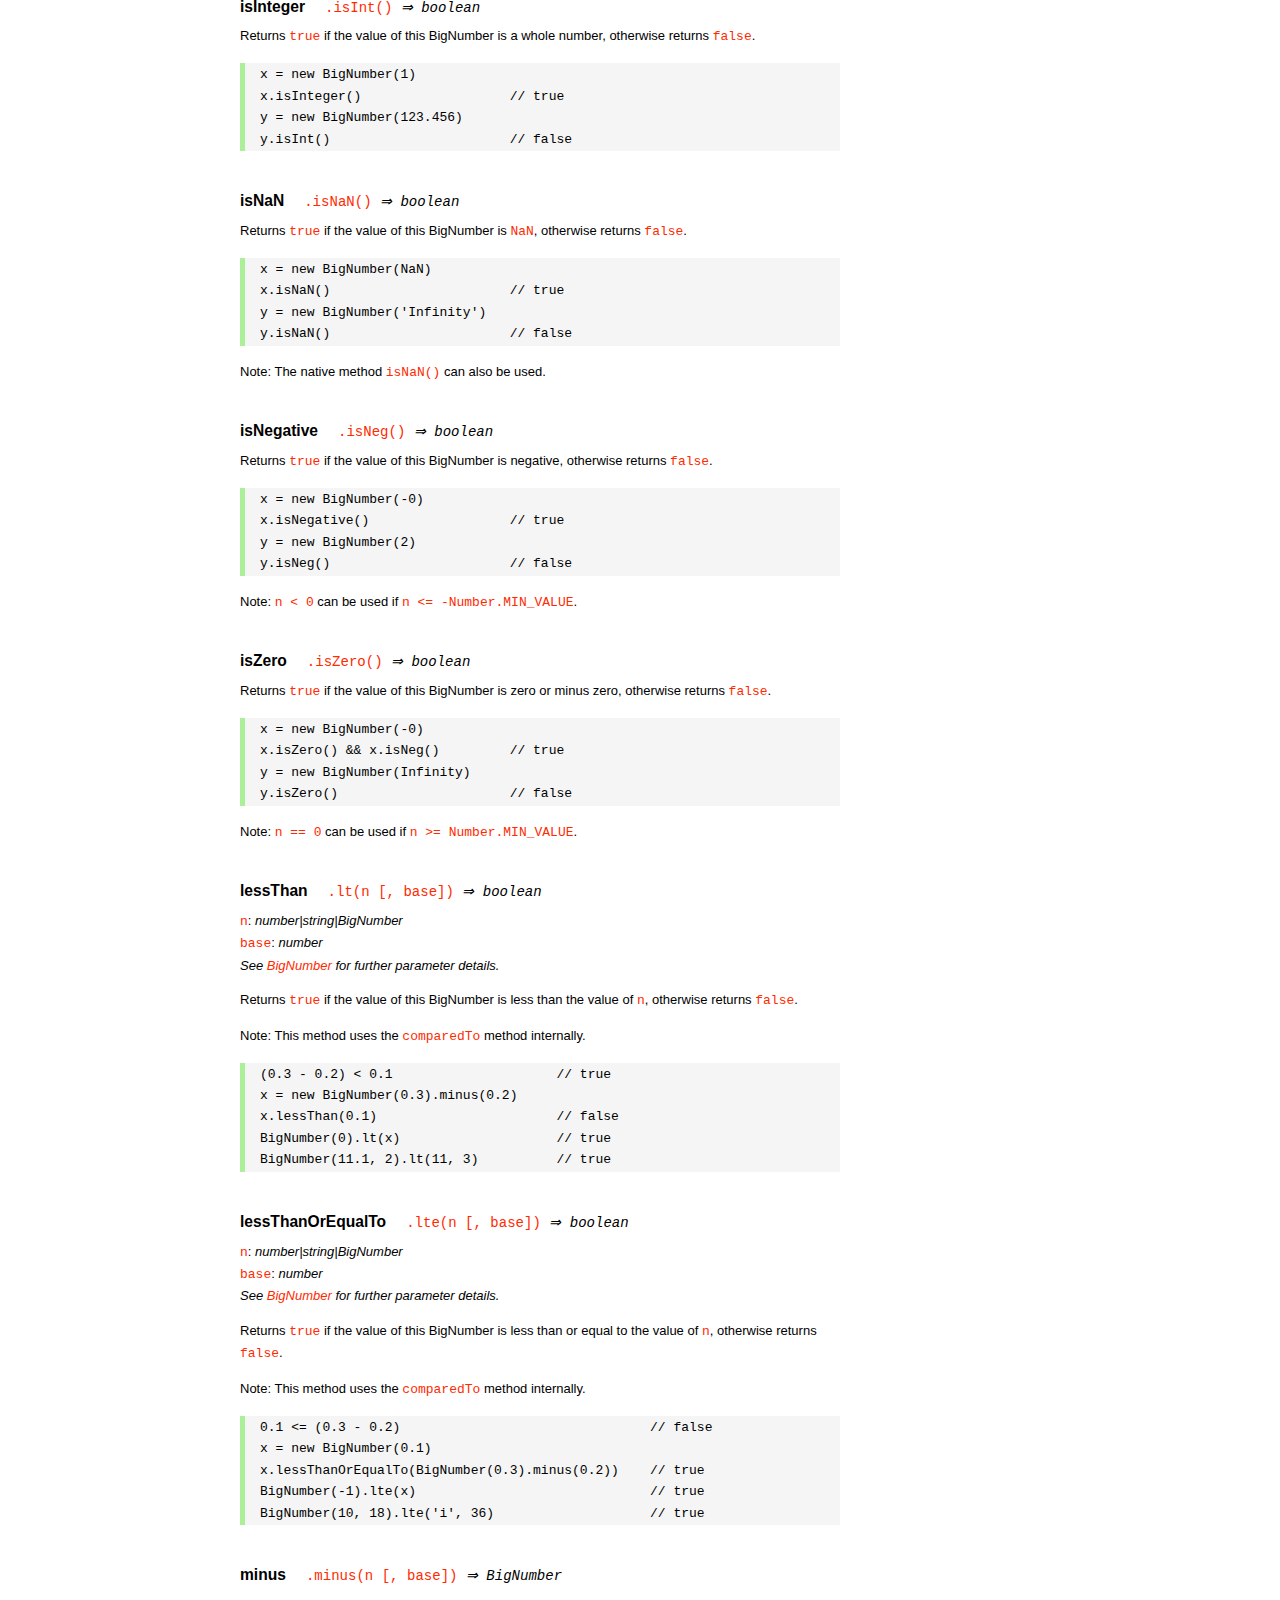
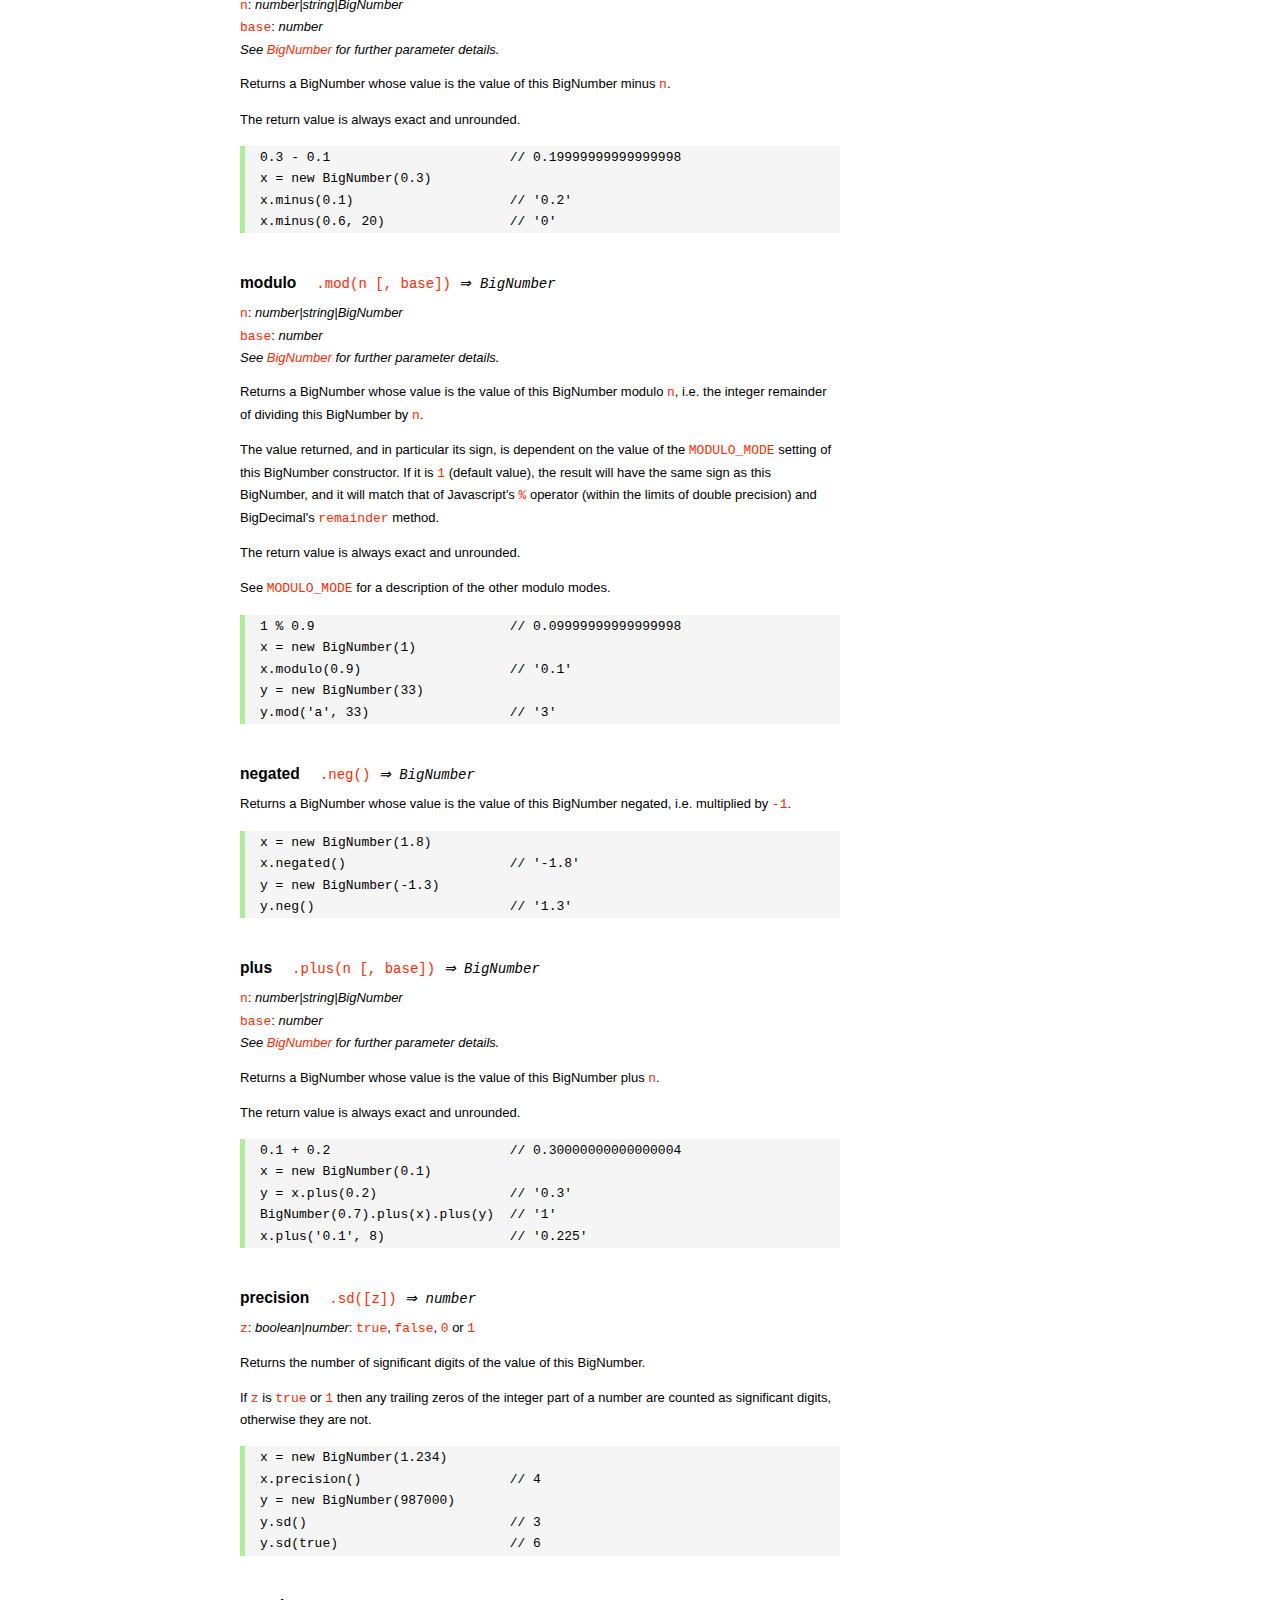
<file: node_modules/mysql/node_modules/bignumber.js/doc/API.html>
<!DOCTYPE HTML>
<html>
<head>
<meta charset="utf-8">
<meta http-equiv="X-UA-Compatible" content="IE=edge">
<meta name="Author" content="M Mclaughlin">
<title>bignumber.js API</title>
<style>
html{font-size:100%}
body{background:#fff;font-family:"Helvetica Neue",Helvetica,Arial,sans-serif;font-size:13px;
  line-height:1.65em;min-height:100%;margin:0}
body,i{color:#000}
.nav{background:#fff;position:fixed;top:0;bottom:0;left:0;width:200px;overflow-y:auto;
  padding:15px 0 30px 15px}
div.container{width:600px;margin:50px 0 50px 240px}
p{margin:0 0 1em;width:600px}
pre,ul{margin:1em 0}
h1,h2,h3,h4,h5{margin:0;padding:1.5em 0 0}
h1,h2{padding:.75em 0}
h1{font:400 3em Verdana,sans-serif;color:#000;margin-bottom:1em}
h2{font-size:2.25em;color:#ff2a00}
h3{font-size:1.75em;color:#4dc71f}
h4{font-size:1.75em;color:#ff2a00;padding-bottom:.75em}
h5{font-size:1.2em;margin-bottom:.4em}
h6{font-size:1.1em;margin-bottom:0.8em;padding:0.5em 0}
dd{padding-top:.35em}
dt{padding-top:.5em}
b{font-weight:700}
dt b{font-size:1.3em}
a,a:visited{color:#ff2a00;text-decoration:none}
a:active,a:hover{outline:0;text-decoration:underline}
.nav a,.nav b,.nav a:visited{display:block;color:#ff2a00;font-weight:700; margin-top:15px}
.nav b{color:#4dc71f;margin-top:20px;cursor:default;width:auto}
ul{list-style-type:none;padding:0 0 0 20px}
.nav ul{line-height:14px;padding-left:0;margin:5px 0 0}
.nav ul a,.nav ul a:visited,span{display:inline;color:#000;font-family:Verdana,Geneva,sans-serif;
  font-size:11px;font-weight:400;margin:0}
.inset,ul.inset{margin-left:20px}
.inset{font-size:.9em}
.nav li{width:auto;margin:0 0 3px}
.alias{font-style:italic;margin-left:20px}
table{border-collapse:collapse;border-spacing:0;border:2px solid #a7dbd8;margin:1.75em 0;padding:0}
td,th{text-align:left;margin:0;padding:2px 5px;border:1px dotted #a7dbd8}
th{border-top:2px solid #a7dbd8;border-bottom:2px solid #a7dbd8;color:#ff2a00}
code,pre{font-family:Consolas, monaco, monospace;font-weight:400}
pre{background:#f5f5f5;white-space:pre-wrap;word-wrap:break-word;border-left:5px solid #abef98;
  padding:1px 0 1px 15px;margin:1.2em 0}
code,.nav-title{color:#ff2a00}
.end{margin-bottom:25px}
.centre{text-align:center}
.error-table{font-size:13px;width:100%}
#faq{margin:3em 0 0}
li span{float:right;margin-right:10px;color:#c0c0c0}
#js{font:inherit;color:#4dc71f}
</style>
</head>
<body>

  <div class="nav">

    <a class='nav-title' href="#">API</a>

    <b> CONSTRUCTOR </b>
    <ul>
      <li><a href="#bignumber">BigNumber</a></li>
    </ul>

    <a href="#methods">Methods</a>
    <ul>
      <li><a href="#another">another</a></li>
      <li><a href="#config" >config</a></li>
      <li>
        <ul class="inset">
          <li><a href="#decimal-places">DECIMAL_PLACES</a></li>
          <li><a href="#rounding-mode" >ROUNDING_MODE</a></li>
          <li><a href="#exponential-at">EXPONENTIAL_AT</a></li>
          <li><a href="#range"         >RANGE</a></li>
          <li><a href="#errors"        >ERRORS</a></li>
          <li><a href="#crypto"        >CRYPTO</a></li>
          <li><a href="#modulo-mode"   >MODULO_MODE</a></li>
          <li><a href="#pow-precision" >POW_PRECISION</a></li>
          <li><a href="#format"        >FORMAT</a></li>
        </ul>
      </li>
      <li><a href="#max"   >max</a></li>
      <li><a href="#min"   >min</a></li>
      <li><a href="#random">random</a></li>
    </ul>

    <a href="#constructor-properties">Properties</a>
    <ul>
      <li><a href="#round-up"        >ROUND_UP</a></li>
      <li><a href="#round-down"      >ROUND_DOWN</a></li>
      <li><a href="#round-ceil"      >ROUND_CEIL</a></li>
      <li><a href="#round-floor"     >ROUND_FLOOR</a></li>
      <li><a href="#round-half-up"   >ROUND_HALF_UP</a></li>
      <li><a href="#round-half-down" >ROUND_HALF_DOWN</a></li>
      <li><a href="#round-half-even" >ROUND_HALF_EVEN</a></li>
      <li><a href="#round-half-ceil" >ROUND_HALF_CEIL</a></li>
      <li><a href="#round-half-floor">ROUND_HALF_FLOOR</a></li>
    </ul>

    <b> INSTANCE </b>

    <a href="#prototype-methods">Methods</a>
    <ul>
      <li><a href="#abs"    >absoluteValue       </a><span>abs</span>     </li>
      <li><a href="#ceil"   >ceil                </a>                     </li>
      <li><a href="#cmp"    >comparedTo          </a><span>cmp</span>     </li>
      <li><a href="#dp"     >decimalPlaces       </a><span>dp</span>      </li>
      <li><a href="#div"    >dividedBy           </a><span>div</span>     </li>
      <li><a href="#divInt" >dividedToIntegerBy  </a><span>divToInt</span></li>
      <li><a href="#eq"     >equals              </a><span>eq</span>      </li>
      <li><a href="#floor"  >floor               </a>                     </li>
      <li><a href="#gt"     >greaterThan         </a><span>gt</span>      </li>
      <li><a href="#gte"    >greaterThanOrEqualTo</a><span>gte</span>     </li>
      <li><a href="#isF"    >isFinite            </a>                     </li>
      <li><a href="#isInt"  >isInteger           </a><span>isInt</span>   </li>
      <li><a href="#isNaN"  >isNaN               </a>                     </li>
      <li><a href="#isNeg"  >isNegative          </a><span>isNeg</span>   </li>
      <li><a href="#isZ"    >isZero              </a>                     </li>
      <li><a href="#lt"     >lessThan            </a><span>lt</span>      </li>
      <li><a href="#lte"    >lessThanOrEqualTo   </a><span>lte</span>     </li>
      <li><a href="#minus"  >minus               </a><span>sub</span>     </li>
      <li><a href="#mod"    >modulo              </a><span>mod</span>     </li>
      <li><a href="#neg"    >negated             </a><span>neg</span>     </li>
      <li><a href="#plus"   >plus                </a><span>add</span>     </li>
      <li><a href="#sd"     >precision           </a><span>sd</span>      </li>
      <li><a href="#round"  >round               </a>                     </li>
      <li><a href="#shift"  >shift               </a>                     </li>
      <li><a href="#sqrt"   >squareRoot          </a><span>sqrt</span>    </li>
      <li><a href="#times"  >times               </a><span>mul</span>     </li>
      <li><a href="#toD"    >toDigits            </a>                     </li>
      <li><a href="#toE"    >toExponential       </a>                     </li>
      <li><a href="#toFix"  >toFixed             </a>                     </li>
      <li><a href="#toFor"  >toFormat            </a>                     </li>
      <li><a href="#toFr"   >toFraction          </a>                     </li>
      <li><a href="#toJSON" >toJSON              </a>                     </li>
      <li><a href="#toN"    >toNumber            </a>                     </li>
      <li><a href="#pow"    >toPower             </a><span>pow</span>     </li>
      <li><a href="#toP"    >toPrecision         </a>                     </li>
      <li><a href="#toS"    >toString            </a>                     </li>
      <li><a href="#trunc"  >truncated           </a><span>trunc</span>   </li>
      <li><a href="#valueOf">valueOf             </a>                     </li>
    </ul>

    <a href="#instance-properties">Properties</a>
    <ul>
      <li><a href="#coefficient">c: coefficient</a></li>
      <li><a href="#exponent"   >e: exponent</a></li>
      <li><a href="#sign"       >s: sign</a></li>
      <li><a href="#isbig"      >isBigNumber</a></li>
    </ul>

    <a href="#zero-nan-infinity">Zero, NaN &amp; Infinity</a>
    <a href="#Errors">Errors</a>
    <a class='end' href="#faq">FAQ</a>

  </div>

  <div class="container">

    <h1>bignumber<span id='js'>.js</span></h1>

    <p>A JavaScript library for arbitrary-precision arithmetic.</p>
    <p><a href="https://github.com/MikeMcl/bignumber.js">Hosted on GitHub</a>. </p>

    <h2>API</h2>

    <p>
      See the <a href='https://github.com/MikeMcl/bignumber.js'>README</a> on GitHub for a
      quick-start introduction.
    </p>
    <p>
      In all examples below, <code>var</code> and semicolons are not shown, and if a commented-out
      value is in quotes it means <code>toString</code> has been called on the preceding expression.
    </p>


    <h3>CONSTRUCTOR</h3>

    <h5 id="bignumber">
      BigNumber<code class='inset'>BigNumber(value [, base]) <i>&rArr; BigNumber</i></code>
    </h5>
    <dl>
      <dt><code>value</code></dt>
      <dd>
        <i>number|string|BigNumber</i>: see <a href='#range'>RANGE</a> for
        range.
      </dd>
      <dd>
        A numeric value.
      </dd>
      <dd>
        Legitimate values include &plusmn;<code>0</code>, &plusmn;<code>Infinity</code> and
        <code>NaN</code>.
      </dd>
      <dd>
        Values of type <em>number</em> with more than <code>15</code> significant digits are
        considered invalid (if <a href='#errors'><code>ERRORS</code></a> is true) as calling
        <code><a href='#toS'>toString</a></code> or <code><a href='#valueOf'>valueOf</a></code> on
        such numbers may not result in the intended value.
        <pre>console.log( 823456789123456.3 );    // 823456789123456.2</pre>
      </dd>
      <dd>
        There is no limit to the number of digits of a value of type <em>string</em> (other than
        that of JavaScript's maximum array size).
      </dd>
      <dd>
        Decimal string values may be in exponential, as well as normal (fixed-point) notation.
        Non-decimal values must be in normal notation.
      </dd>
      <dd>
        String values in hexadecimal literal form, e.g. <code>'0xff'</code>, are valid, as are
        string values with the octal and binary prefixs <code>'0o'</code> and <code>'0b'</code>.
        String values in octal literal form without the prefix will be interpreted as
        decimals, e.g. <code>'011'</code> is interpreted as 11, not 9.
      </dd>
      <dd>Values in any base may have fraction digits.</dd>
      <dd>
        For bases from <code>10</code> to <code>36</code>, lower and/or upper case letters can be
        used to represent values from <code>10</code> to <code>35</code>.
      </dd>
      <dd>
        For bases above 36, <code>a-z</code> represents values from <code>10</code> to
        <code>35</code>, <code>A-Z</code> from <code>36</code> to <code>61</code>, and
        <code>$</code> and <code>_</code> represent <code>62</code> and <code>63</code> respectively
        <i>(this can be changed by editing the <code>ALPHABET</code> variable near the top of the
        source file)</i>.
      </dd>
    </dl>
    <dl>
      <dt><code>base</code></dt>
      <dd>
        <i>number</i>: integer, <code>2</code> to <code>64</code> inclusive
      </dd>
      <dd>The base of <code>value</code>.</dd>
      <dd>
        If <code>base</code> is omitted, or is <code>null</code> or <code>undefined</code>, base
        <code>10</code> is assumed.
      </dd>
    </dl>
    <br />
    <p>Returns a new instance of a BigNumber object.</p>
    <p>
      If a base is specified, the value is rounded according to
      the current <a href='#decimal-places'><code>DECIMAL_PLACES</code></a> and
      <a href='#rounding-mode'><code>ROUNDING_MODE</code></a> configuration.
    </p>
    <p>
      See <a href='#Errors'>Errors</a> for the treatment of an invalid <code>value</code> or
      <code>base</code>.
    </p>
    <pre>
x = new BigNumber(9)                       // '9'
y = new BigNumber(x)                       // '9'

// 'new' is optional if ERRORS is false
BigNumber(435.345)                         // '435.345'

new BigNumber('5032485723458348569331745.33434346346912144534543')
new BigNumber('4.321e+4')                  // '43210'
new BigNumber('-735.0918e-430')            // '-7.350918e-428'
new BigNumber(Infinity)                    // 'Infinity'
new BigNumber(NaN)                         // 'NaN'
new BigNumber('.5')                        // '0.5'
new BigNumber('+2')                        // '2'
new BigNumber(-10110100.1, 2)              // '-180.5'
new BigNumber(-0b10110100.1)               // '-180.5'
new BigNumber('123412421.234324', 5)       // '607236.557696'
new BigNumber('ff.8', 16)                  // '255.5'
new BigNumber('0xff.8')                    // '255.5'</pre>
    <p>
      The following throws <code>'not a base 2 number'</code> if
      <a href='#errors'><code>ERRORS</code></a> is true, otherwise it returns a BigNumber with value
      <code>NaN</code>.
    </p>
    <pre>new BigNumber(9, 2)</pre>
    <p>
      The following throws <code>'number type has more than 15 significant digits'</code> if
      <a href='#errors'><code>ERRORS</code></a> is true, otherwise it returns a BigNumber with value
      <code>96517860459076820</code>.
    </p>
    <pre>new BigNumber(96517860459076817.4395)</pre>
    <p>
      The following throws <code>'not a number'</code> if <a href='#errors'><code>ERRORS</code></a>
      is true, otherwise it returns a BigNumber with value <code>NaN</code>.
    </p>
    <pre>new BigNumber('blurgh')</pre>
    <p>
      A value is only rounded by the constructor if a base is specified.
    </p>
    <pre>BigNumber.config({ DECIMAL_PLACES: 5 })
new BigNumber(1.23456789)                  // '1.23456789'
new BigNumber(1.23456789, 10)              // '1.23457'</pre>



    <h4 id="methods">Methods</h4>
     <p>The static methods of a BigNumber constructor.</p>




    <h5 id="another">
       another<code class='inset'>.another([obj]) <i>&rArr; BigNumber constructor</i></code>
    </h5>
    <p><code>obj</code>: <i>object</i></p>
    <p>
      Returns a new independent BigNumber constructor with configuration as described by
      <code>obj</code> (see <a href='#config'><code>config</code></a>), or with the default
      configuration if <code>obj</code> is <code>null</code> or <code>undefined</code>.
    </p>
    <pre>BigNumber.config({ DECIMAL_PLACES: 5 })
BN = BigNumber.another({ DECIMAL_PLACES: 9 })

x = new BigNumber(1)
y = new BN(1)

x.div(3)                        // 0.33333
y.div(3)                        // 0.333333333

// BN = BigNumber.another({ DECIMAL_PLACES: 9 }) is equivalent to:
BN = BigNumber.another()
BN.config({ DECIMAL_PLACES: 9 })</pre>



    <h5 id="config">config<code class='inset'>set([obj]) <i>&rArr; object</i></code></h5>
    <p>
      <code>obj</code>: <i>object</i>: an object that contains some or all of the following
      properties.
    </p>
    <p>Configures the settings for this particular BigNumber constructor.</p>
    <p><i>Note: the configuration can also be supplied as an argument list, see below.</i></p>
    <dl class='inset'>
      <dt id="decimal-places"><code><b>DECIMAL_PLACES</b></code></dt>
      <dd>
        <i>number</i>: integer, <code>0</code> to <code>1e+9</code> inclusive<br />
        Default value: <code>20</code>
      </dd>
      <dd>
        The <u>maximum</u> number of decimal places of the results of operations involving
        division, i.e. division, square root and base conversion operations, and power
        operations with negative exponents.<br />
      </dd>
      <dd>
      <pre>BigNumber.config({ DECIMAL_PLACES: 5 })
BigNumber.set({ DECIMAL_PLACES: 5 })    // equivalent
BigNumber.config(5)    // equivalent</pre>
      </dd>



      <dt id="rounding-mode"><code><b>ROUNDING_MODE</b></code></dt>
      <dd>
        <i>number</i>: integer, <code>0</code> to <code>8</code> inclusive<br />
        Default value: <code>4</code> <a href="#round-half-up">(<code>ROUND_HALF_UP</code>)</a>
      </dd>
      <dd>
        The rounding mode used in the above operations and the default rounding mode of
        <a href='#round'><code>round</code></a>,
        <a href='#toE'><code>toExponential</code></a>,
        <a href='#toFix'><code>toFixed</code></a>,
        <a href='#toFor'><code>toFormat</code></a> and
        <a href='#toP'><code>toPrecision</code></a>.
      </dd>
      <dd>The modes are available as enumerated properties of the BigNumber constructor.</dd>
       <dd>
      <pre>BigNumber.config({ ROUNDING_MODE: 0 })
BigNumber.config(null, BigNumber.ROUND_UP)    // equivalent</pre>
        </dd>



      <dt id="exponential-at"><code><b>EXPONENTIAL_AT</b></code></dt>
      <dd>
        <i>number</i>: integer, magnitude <code>0</code> to <code>1e+9</code> inclusive, or
        <br />
        <i>number</i>[]: [ integer <code>-1e+9</code> to <code>0</code> inclusive, integer
        <code>0</code> to <code>1e+9</code> inclusive ]<br />
        Default value: <code>[-7, 20]</code>
      </dd>
      <dd>
        The exponent value(s) at which <code>toString</code> returns exponential notation.
      </dd>
      <dd>
        If a single number is assigned, the value is the exponent magnitude.<br />
        If an array of two numbers is assigned then the first number is the negative exponent
        value at and beneath which exponential notation is used, and the second number is the
        positive exponent value at and above which the same.
      </dd>
      <dd>
        For example, to emulate JavaScript numbers in terms of the exponent values at which they
        begin to use exponential notation, use <code>[-7, 20]</code>.
      </dd>
      <dd>
      <pre>BigNumber.config({ EXPONENTIAL_AT: 2 })
new BigNumber(12.3)         // '12.3'        e is only 1
new BigNumber(123)          // '1.23e+2'
new BigNumber(0.123)        // '0.123'       e is only -1
new BigNumber(0.0123)       // '1.23e-2'

BigNumber.config({ EXPONENTIAL_AT: [-7, 20] })
new BigNumber(123456789)    // '123456789'   e is only 8
new BigNumber(0.000000123)  // '1.23e-7'

// Almost never return exponential notation:
BigNumber.config({ EXPONENTIAL_AT: 1e+9 })

// Always return exponential notation:
BigNumber.config({ EXPONENTIAL_AT: 0 })</pre>
      </dd>
      <dd>
        Regardless of the value of <code>EXPONENTIAL_AT</code>, the <code>toFixed</code> method
        will always return a value in normal notation and the <code>toExponential</code> method
        will always return a value in exponential form.
      </dd>
      <dd>
        Calling <code>toString</code> with a base argument, e.g. <code>toString(10)</code>, will
        also always return normal notation.
      </dd>



      <dt id="range"><code><b>RANGE</b></code></dt>
      <dd>
        <i>number</i>: integer, magnitude <code>1</code> to <code>1e+9</code> inclusive, or
        <br />
        <i>number</i>[]: [ integer <code>-1e+9</code> to <code>-1</code> inclusive, integer
        <code>1</code> to <code>1e+9</code> inclusive ]<br />
        Default value: <code>[-1e+9, 1e+9]</code>
      </dd>
      <dd>
        The exponent value(s) beyond which overflow to <code>Infinity</code> and underflow to
        zero occurs.
      </dd>
      <dd>
        If a single number is assigned, it is the maximum exponent magnitude: values wth a
        positive exponent of greater magnitude become <code>Infinity</code> and those with a
        negative exponent of greater magnitude become zero.
      <dd>
        If an array of two numbers is assigned then the first number is the negative exponent
        limit and the second number is the positive exponent limit.
      </dd>
      <dd>
        For example, to emulate JavaScript numbers in terms of the exponent values at which they
        become zero and <code>Infinity</code>, use <code>[-324, 308]</code>.
      </dd>
      <dd>
      <pre>BigNumber.config({ RANGE: 500 })
BigNumber.config().RANGE     // [ -500, 500 ]
new BigNumber('9.999e499')   // '9.999e+499'
new BigNumber('1e500')       // 'Infinity'
new BigNumber('1e-499')      // '1e-499'
new BigNumber('1e-500')      // '0'

BigNumber.config({ RANGE: [-3, 4] })
new BigNumber(99999)         // '99999'      e is only 4
new BigNumber(100000)        // 'Infinity'   e is 5
new BigNumber(0.001)         // '0.01'       e is only -3
new BigNumber(0.0001)        // '0'          e is -4</pre>
      </dd>
      <dd>
        The largest possible magnitude of a finite BigNumber is
        <code>9.999...e+1000000000</code>.<br />
        The smallest possible magnitude of a non-zero BigNumber is <code>1e-1000000000</code>.
      </dd>



      <dt id="errors"><code><b>ERRORS</b></code></dt>
      <dd>
        <i>boolean|number</i>: <code>true</code>, <code>false</code>, <code>0</code> or
        <code>1</code>.<br />
        Default value: <code>true</code>
      </dd>
      <dd>
        The value that determines whether BigNumber Errors are thrown.<br />
        If <code>ERRORS</code> is false, no errors will be thrown.
      </dd>
      <dd>See <a href='#Errors'>Errors</a>.</dd>
      <dd><pre>BigNumber.config({ ERRORS: false })</pre></dd>



      <dt id="crypto"><code><b>CRYPTO</b></code></dt>
      <dd>
        <i>boolean|number</i>: <code>true</code>, <code>false</code>, <code>0</code> or
        <code>1</code>.<br />
        Default value: <code>false</code>
      </dd>
      <dd>
        The value that determines whether cryptographically-secure pseudo-random number
        generation is used.
      </dd>
      <dd>
        If <code>CRYPTO</code> is set to <code>true</code> then the
        <a href='#random'><code>random</code></a> method will generate random digits using
        <code>crypto.getRandomValues</code> in browsers that support it, or
        <code>crypto.randomBytes</code> if using a version of Node.js that supports it.
      </dd>
      <dd>
        If neither function is supported by the host environment then attempting to set
        <code>CRYPTO</code> to <code>true</code> will fail, and if <code>ERRORS</code>
        is <code>true</code> an exception will be thrown.
      </dd>
      <dd>
        If <code>CRYPTO</code> is <code>false</code> then the source of randomness used will be
        <code>Math.random</code> (which is assumed to generate at least <code>30</code> bits of
        randomness).
      </dd>
      <dd>See <a href='#random'><code>random</code></a>.</dd>
      <dd>
      <pre>BigNumber.config({ CRYPTO: true })
BigNumber.config().CRYPTO       // true
BigNumber.random()              // 0.54340758610486147524</pre>
      </dd>



      <dt id="modulo-mode"><code><b>MODULO_MODE</b></code></dt>
      <dd>
        <i>number</i>: integer, <code>0</code> to <code>9</code> inclusive<br />
        Default value: <code>1</code> (<a href="#round-down"><code>ROUND_DOWN</code></a>)
      </dd>
      <dd>The modulo mode used when calculating the modulus: <code>a mod n</code>.</dd>
      <dd>
        The quotient, <code>q = a / n</code>, is calculated according to the
        <a href='#rounding-mode'><code>ROUNDING_MODE</code></a> that corresponds to the chosen
        <code>MODULO_MODE</code>.
      </dd>
      <dd>The remainder, <code>r</code>, is calculated as: <code>r = a - n * q</code>.</dd>
      <dd>
        The modes that are most commonly used for the modulus/remainder operation are shown in
        the following table. Although the other rounding modes can be used, they may not give
        useful results.
      </dd>
      <dd>
        <table>
          <tr><th>Property</th><th>Value</th><th>Description</th></tr>
          <tr>
            <td><b>ROUND_UP</b></td><td class='centre'>0</td>
            <td>
              The remainder is positive if the dividend is negative, otherwise it is negative.
            </td>
          </tr>
          <tr>
            <td><b>ROUND_DOWN</b></td><td class='centre'>1</td>
            <td>
              The remainder has the same sign as the dividend.<br />
              This uses 'truncating division' and matches the behaviour of JavaScript's
              remainder operator <code>%</code>.
            </td>
          </tr>
          <tr>
            <td><b>ROUND_FLOOR</b></td><td class='centre'>3</td>
            <td>
              The remainder has the same sign as the divisor.<br />
              This matches Python's <code>%</code> operator.
            </td>
          </tr>
          <tr>
            <td><b>ROUND_HALF_EVEN</b></td><td class='centre'>6</td>
            <td>The <i>IEEE 754</i> remainder function.</td>
          </tr>
           <tr>
             <td><b>EUCLID</b></td><td class='centre'>9</td>
             <td>
               The remainder is always positive. Euclidian division: <br />
               <code>q = sign(n) * floor(a / abs(n))</code>
             </td>
           </tr>
        </table>
      </dd>
      <dd>
        The rounding/modulo modes are available as enumerated properties of the BigNumber
        constructor.
      </dd>
      <dd>See <a href='#mod'><code>modulo</code></a>.</dd>
      <dd>
        <pre>BigNumber.config({ MODULO_MODE: BigNumber.EUCLID })
BigNumber.config({ MODULO_MODE: 9 })          // equivalent</pre>
      </dd>



      <dt id="pow-precision"><code><b>POW_PRECISION</b></code></dt>
      <dd>
        <i>number</i>: integer, <code>0</code> to <code>1e+9</code> inclusive.<br />
        Default value: <code>0</code>
      </dd>
      <dd>
        The <i>maximum</i> number of significant digits of the result of the power operation
        (unless a modulus is specified).
      </dd>
      <dd>If set to <code>0</code>, the number of signifcant digits will not be limited.</dd>
      <dd>See <a href='#pow'><code>toPower</code></a>.</dd>
      <dd><pre>BigNumber.config({ POW_PRECISION: 100 })</pre></dd>



      <dt id="format"><code><b>FORMAT</b></code></dt>
      <dd><i>object</i></dd>
      <dd>
        The <code>FORMAT</code> object configures the format of the string returned by the
        <a href='#toFor'><code>toFormat</code></a> method.
      </dd>
      <dd>
        The example below shows the properties of the <code>FORMAT</code> object that are
        recognised, and their default values.
      </dd>
      <dd>
         Unlike the other configuration properties, the values of the properties of the
         <code>FORMAT</code> object will not be checked for validity. The existing
         <code>FORMAT</code> object will simply be replaced by the object that is passed in.
         Note that all the properties shown below do not have to be included.
      </dd>
      <dd>See <a href='#toFor'><code>toFormat</code></a> for examples of usage.</dd>
      <dd>
      <pre>
BigNumber.config({
    FORMAT: {
        // the decimal separator
        decimalSeparator: '.',
        // the grouping separator of the integer part
        groupSeparator: ',',
        // the primary grouping size of the integer part
        groupSize: 3,
        // the secondary grouping size of the integer part
        secondaryGroupSize: 0,
        // the grouping separator of the fraction part
        fractionGroupSeparator: ' ',
        // the grouping size of the fraction part
        fractionGroupSize: 0
    }
});</pre>
      </dd>
    </dl>
    <br />
    <p>Returns an object with the above properties and their current values.</p>
    <p>
      If the value to be assigned to any of the above properties is <code>null</code> or
      <code>undefined</code> it is ignored.
    </p>
    <p>See <a href='#Errors'>Errors</a> for the treatment of invalid values.</p>
    <pre>
BigNumber.config({
    DECIMAL_PLACES: 40,
    ROUNDING_MODE: BigNumber.ROUND_HALF_CEIL,
    EXPONENTIAL_AT: [-10, 20],
    RANGE: [-500, 500],
    ERRORS: true,
    CRYPTO: true,
    MODULO_MODE: BigNumber.ROUND_FLOOR,
    POW_PRECISION: 80,
    FORMAT: {
        groupSize: 3,
        groupSeparator: ' ',
        decimalSeparator: ','
    }
});

// Alternatively but equivalently (excluding FORMAT):
BigNumber.config( 40, 7, [-10, 20], 500, 1, 1, 3, 80 )

obj = BigNumber.config();
obj.ERRORS       // true
obj.RANGE        // [-500, 500]</pre>



    <h5 id="max">
      max<code class='inset'>.max([arg1 [, arg2, ...]]) <i>&rArr; BigNumber</i></code>
    </h5>
    <p>
      <code>arg1</code>, <code>arg2</code>, ...: <i>number|string|BigNumber</i><br />
      <i>See <code><a href="#bignumber">BigNumber</a></code> for further parameter details.</i>
    </p>
    <p>
      Returns a BigNumber whose value is the maximum of <code>arg1</code>,
      <code>arg2</code>,... .
    </p>
    <p>The argument to this method can also be an array of values.</p>
    <p>The return value is always exact and unrounded.</p>
    <pre>x = new BigNumber('3257869345.0378653')
BigNumber.max(4e9, x, '123456789.9')          // '4000000000'

arr = [12, '13', new BigNumber(14)]
BigNumber.max(arr)                            // '14'</pre>



    <h5 id="min">
      min<code class='inset'>.min([arg1 [, arg2, ...]]) <i>&rArr; BigNumber</i></code>
    </h5>
    <p>
      <code>arg1</code>, <code>arg2</code>, ...: <i>number|string|BigNumber</i><br />
      <i>See <code><a href="#bignumber">BigNumber</a></code> for further parameter details.</i>
    </p>
    <p>
      Returns a BigNumber whose value is the minimum of <code>arg1</code>,
      <code>arg2</code>,... .
    </p>
    <p>The argument to this method can also be an array of values.</p>
    <p>The return value is always exact and unrounded.</p>
    <pre>x = new BigNumber('3257869345.0378653')
BigNumber.min(4e9, x, '123456789.9')          // '123456789.9'

arr = [2, new BigNumber(-14), '-15.9999', -12]
BigNumber.min(arr)                            // '-15.9999'</pre>



    <h5 id="random">
      random<code class='inset'>.random([dp]) <i>&rArr; BigNumber</i></code>
    </h5>
    <p><code>dp</code>: <i>number</i>: integer, <code>0</code> to <code>1e+9</code> inclusive</p>
    <p>
      Returns a new BigNumber with a pseudo-random value equal to or greater than <code>0</code> and
      less than <code>1</code>.
    </p>
    <p>
      The return value will have <code>dp</code> decimal places (or less if trailing zeros are
      produced).<br />
      If <code>dp</code> is omitted then the number of decimal places will default to the current
      <a href='#decimal-places'><code>DECIMAL_PLACES</code></a> setting.
    </p>
    <p>
      Depending on the value of this BigNumber constructor's
      <a href='#crypto'><code>CRYPTO</code></a> setting and the support for the
      <code>crypto</code> object in the host environment, the random digits of the return value are
      generated by either <code>Math.random</code> (fastest), <code>crypto.getRandomValues</code>
      (Web Cryptography API in recent browsers) or <code>crypto.randomBytes</code> (Node.js).
    </p>
    <p>
      If <a href='#crypto'><code>CRYPTO</code></a> is <code>true</code>, i.e. one of the
      <code>crypto</code> methods is to be used, the value of a returned BigNumber should be
      cryptographically-secure and statistically indistinguishable from a random value.
    </p>
    <pre>BigNumber.config({ DECIMAL_PLACES: 10 })
BigNumber.random()              // '0.4117936847'
BigNumber.random(20)            // '0.78193327636914089009'</pre>



    <h4 id="constructor-properties">Properties</h4>
    <p>
      The library's enumerated rounding modes are stored as properties of the constructor.<br />
      (They are not referenced internally by the library itself.)
    </p>
    <p>
      Rounding modes <code>0</code> to <code>6</code> (inclusive) are the same as those of Java's
      BigDecimal class.
    </p>
    <table>
      <tr>
        <th>Property</th>
        <th>Value</th>
        <th>Description</th>
      </tr>
      <tr>
        <td id="round-up"><b>ROUND_UP</b></td>
        <td class='centre'>0</td>
        <td>Rounds away from zero</td>
      </tr>
      <tr>
        <td id="round-down"><b>ROUND_DOWN</b></td>
        <td class='centre'>1</td>
        <td>Rounds towards zero</td>
      </tr>
      <tr>
        <td id="round-ceil"><b>ROUND_CEIL</b></td>
        <td class='centre'>2</td>
        <td>Rounds towards <code>Infinity</code></td>
      </tr>
      <tr>
        <td id="round-floor"><b>ROUND_FLOOR</b></td>
        <td class='centre'>3</td>
        <td>Rounds towards <code>-Infinity</code></td>
      </tr>
      <tr>
        <td id="round-half-up"><b>ROUND_HALF_UP</b></td>
        <td class='centre'>4</td>
        <td>
          Rounds towards nearest neighbour.<br />
          If equidistant, rounds away from zero
        </td>
      </tr>
      <tr>
        <td id="round-half-down"><b>ROUND_HALF_DOWN</b></td>
        <td class='centre'>5</td>
        <td>
          Rounds towards nearest neighbour.<br />
          If equidistant, rounds towards zero
        </td>
      </tr>
      <tr>
        <td id="round-half-even"><b>ROUND_HALF_EVEN</b></td>
        <td class='centre'>6</td>
        <td>
          Rounds towards nearest neighbour.<br />
          If equidistant, rounds towards even neighbour
        </td>
      </tr>
      <tr>
        <td id="round-half-ceil"><b>ROUND_HALF_CEIL</b></td>
        <td class='centre'>7</td>
        <td>
          Rounds towards nearest neighbour.<br />
          If equidistant, rounds towards <code>Infinity</code>
        </td>
      </tr>
      <tr>
        <td id="round-half-floor"><b>ROUND_HALF_FLOOR</b></td>
        <td class='centre'>8</td>
        <td>
          Rounds towards nearest neighbour.<br />
          If equidistant, rounds towards <code>-Infinity</code>
        </td>
      </tr>
    </table>
    <pre>
BigNumber.config({ ROUNDING_MODE: BigNumber.ROUND_CEIL })
BigNumber.config({ ROUNDING_MODE: 2 })     // equivalent</pre>


    <h3>INSTANCE</h3>

    <h4 id="prototype-methods">Methods</h4>
    <p>The methods inherited by a BigNumber instance from its constructor's prototype object.</p>
    <p>A BigNumber is immutable in the sense that it is not changed by its methods. </p>
    <p>
      The treatment of &plusmn;<code>0</code>, &plusmn;<code>Infinity</code> and <code>NaN</code> is
      consistent with how JavaScript treats these values.
    </p>
    <p>
      Many method names have a shorter alias.<br />
      (Internally, the library always uses the shorter method names.)
    </p>



    <h5 id="abs">absoluteValue<code class='inset'>.abs() <i>&rArr; BigNumber</i></code></h5>
    <p>
      Returns a BigNumber whose value is the absolute value, i.e. the magnitude, of the value of
      this BigNumber.
    </p>
    <p>The return value is always exact and unrounded.</p>
    <pre>
x = new BigNumber(-0.8)
y = x.absoluteValue()           // '0.8'
z = y.abs()                     // '0.8'</pre>



    <h5 id="ceil">ceil<code class='inset'>.ceil() <i>&rArr; BigNumber</i></code></h5>
    <p>
      Returns a BigNumber whose value is the value of this BigNumber rounded to
      a whole number in the direction of positive <code>Infinity</code>.
    </p>
    <pre>
x = new BigNumber(1.3)
x.ceil()                        // '2'
y = new BigNumber(-1.8)
y.ceil()                        // '-1'</pre>



    <h5 id="cmp">comparedTo<code class='inset'>.cmp(n [, base]) <i>&rArr; number</i></code></h5>
    <p>
      <code>n</code>: <i>number|string|BigNumber</i><br />
      <code>base</code>: <i>number</i><br />
      <i>See <a href="#bignumber">BigNumber</a> for further parameter details.</i>
    </p>
    <table>
      <tr><th>Returns</th><th>&nbsp;</th></tr>
      <tr>
        <td class='centre'><code>1</code></td>
        <td>If the value of this BigNumber is greater than the value of <code>n</code></td>
      </tr>
      <tr>
        <td class='centre'><code>-1</code></td>
        <td>If the value of this BigNumber is less than the value of <code>n</code></td>
      </tr>
      <tr>
        <td class='centre'><code>0</code></td>
        <td>If this BigNumber and <code>n</code> have the same value</td>
      </tr>
       <tr>
        <td class='centre'><code>null</code></td>
        <td>If the value of either this BigNumber or <code>n</code> is <code>NaN</code></td>
      </tr>
    </table>
    <pre>
x = new BigNumber(Infinity)
y = new BigNumber(5)
x.comparedTo(y)                 // 1
x.comparedTo(x.minus(1))        // 0
y.cmp(NaN)                      // null
y.cmp('110', 2)                 // -1</pre>



    <h5 id="dp">decimalPlaces<code class='inset'>.dp() <i>&rArr; number</i></code></h5>
    <p>
      Return the number of decimal places of the value of this BigNumber, or <code>null</code> if
      the value of this BigNumber is &plusmn;<code>Infinity</code> or <code>NaN</code>.
    </p>
    <pre>
x = new BigNumber(123.45)
x.decimalPlaces()               // 2
y = new BigNumber('9.9e-101')
y.dp()                          // 102</pre>



    <h5 id="div">dividedBy<code class='inset'>.div(n [, base]) <i>&rArr; BigNumber</i></code>
    </h5>
    <p>
      <code>n</code>: <i>number|string|BigNumber</i><br />
      <code>base</code>: <i>number</i><br />
      <i>See <a href="#bignumber">BigNumber</a> for further parameter details.</i>
    </p>
    <p>
      Returns a BigNumber whose value is the value of this BigNumber divided by
      <code>n</code>, rounded according to the current
      <a href='#decimal-places'><code>DECIMAL_PLACES</code></a> and
      <a href='#rounding-mode'><code>ROUNDING_MODE</code></a> configuration.
    </p>
    <pre>
x = new BigNumber(355)
y = new BigNumber(113)
x.dividedBy(y)                  // '3.14159292035398230088'
x.div(5)                        // '71'
x.div(47, 16)                   // '5'</pre>



    <h5 id="divInt">
      dividedToIntegerBy<code class='inset'>.divToInt(n [, base]) &rArr;
      <i>BigNumber</i></code>
    </h5>
    <p>
      <code>n</code>: <i>number|string|BigNumber</i><br />
      <code>base</code>: <i>number</i><br />
      <i>See <a href="#bignumber">BigNumber</a> for further parameter details.</i>
    </p>
    <p>
      Return a BigNumber whose value is the integer part of dividing the value of this BigNumber by
      <code>n</code>.
    </p>
    <pre>
x = new BigNumber(5)
y = new BigNumber(3)
x.dividedToIntegerBy(y)         // '1'
x.divToInt(0.7)                 // '7'
x.divToInt('0.f', 16)           // '5'</pre>



    <h5 id="eq">equals<code class='inset'>.eq(n [, base]) <i>&rArr; boolean</i></code></h5>
    <p>
      <code>n</code>: <i>number|string|BigNumber</i><br />
      <code>base</code>: <i>number</i><br />
      <i>See <a href="#bignumber">BigNumber</a> for further parameter details.</i>
    </p>
    <p>
      Returns <code>true</code> if the value of this BigNumber equals the value of <code>n</code>,
      otherwise returns <code>false</code>.<br />
      As with JavaScript, <code>NaN</code> does not equal <code>NaN</code>.
    </p>
    <p>Note: This method uses the <a href='#cmp'><code>comparedTo</code></a> method internally.</p>
    <pre>
0 === 1e-324                    // true
x = new BigNumber(0)
x.equals('1e-324')              // false
BigNumber(-0).eq(x)             // true  ( -0 === 0 )
BigNumber(255).eq('ff', 16)     // true

y = new BigNumber(NaN)
y.equals(NaN)                   // false</pre>



    <h5 id="floor">floor<code class='inset'>.floor() <i>&rArr; BigNumber</i></code></h5>
    <p>
      Returns a BigNumber whose value is the value of this BigNumber rounded to a whole number in
      the direction of negative <code>Infinity</code>.
    </p>
    <pre>
x = new BigNumber(1.8)
x.floor()                       // '1'
y = new BigNumber(-1.3)
y.floor()                       // '-2'</pre>



    <h5 id="gt">greaterThan<code class='inset'>.gt(n [, base]) <i>&rArr; boolean</i></code></h5>
    <p>
      <code>n</code>: <i>number|string|BigNumber</i><br />
      <code>base</code>: <i>number</i><br />
      <i>See <a href="#bignumber">BigNumber</a> for further parameter details.</i>
    </p>
    <p>
      Returns <code>true</code> if the value of this BigNumber is greater than the value of
      <code>n</code>, otherwise returns <code>false</code>.
    </p>
    <p>Note: This method uses the <a href='#cmp'><code>comparedTo</code></a> method internally.</p>
    <pre>
0.1 &gt; (0.3 - 0.2)                           // true
x = new BigNumber(0.1)
x.greaterThan(BigNumber(0.3).minus(0.2))    // false
BigNumber(0).gt(x)                          // false
BigNumber(11, 3).gt(11.1, 2)                // true</pre>



    <h5 id="gte">
      greaterThanOrEqualTo<code class='inset'>.gte(n [, base]) <i>&rArr; boolean</i></code>
    </h5>
    <p>
      <code>n</code>: <i>number|string|BigNumber</i><br />
      <code>base</code>: <i>number</i><br />
      <i>See <a href="#bignumber">BigNumber</a> for further parameter details.</i>
    </p>
    <p>
      Returns <code>true</code> if the value of this BigNumber is greater than or equal to the value
      of <code>n</code>, otherwise returns <code>false</code>.
    </p>
    <p>Note: This method uses the <a href='#cmp'><code>comparedTo</code></a> method internally.</p>
    <pre>
(0.3 - 0.2) &gt;= 0.1                   // false
x = new BigNumber(0.3).minus(0.2)
x.greaterThanOrEqualTo(0.1)          // true
BigNumber(1).gte(x)                  // true
BigNumber(10, 18).gte('i', 36)       // true</pre>



    <h5 id="isF">isFinite<code class='inset'>.isFinite() <i>&rArr; boolean</i></code></h5>
    <p>
      Returns <code>true</code> if the value of this BigNumber is a finite number, otherwise
      returns <code>false</code>.
    </p>
    <p>
      The only possible non-finite values of a BigNumber are <code>NaN</code>, <code>Infinity</code>
      and <code>-Infinity</code>.
    </p>
    <pre>
x = new BigNumber(1)
x.isFinite()                    // true
y = new BigNumber(Infinity)
y.isFinite()                    // false</pre>
    <p>
      Note: The native method <code>isFinite()</code> can be used if
      <code>n &lt;= Number.MAX_VALUE</code>.
    </p>



    <h5 id="isInt">isInteger<code class='inset'>.isInt() <i>&rArr; boolean</i></code></h5>
    <p>
      Returns <code>true</code> if the value of this BigNumber is a whole number, otherwise returns
      <code>false</code>.
    </p>
    <pre>
x = new BigNumber(1)
x.isInteger()                   // true
y = new BigNumber(123.456)
y.isInt()                       // false</pre>



    <h5 id="isNaN">isNaN<code class='inset'>.isNaN() <i>&rArr; boolean</i></code></h5>
    <p>
      Returns <code>true</code> if the value of this BigNumber is <code>NaN</code>, otherwise
      returns <code>false</code>.
    </p>
    <pre>
x = new BigNumber(NaN)
x.isNaN()                       // true
y = new BigNumber('Infinity')
y.isNaN()                       // false</pre>
    <p>Note: The native method <code>isNaN()</code> can also be used.</p>



    <h5 id="isNeg">isNegative<code class='inset'>.isNeg() <i>&rArr; boolean</i></code></h5>
    <p>
      Returns <code>true</code> if the value of this BigNumber is negative, otherwise returns
      <code>false</code>.
    </p>
    <pre>
x = new BigNumber(-0)
x.isNegative()                  // true
y = new BigNumber(2)
y.isNeg()                       // false</pre>
    <p>Note: <code>n &lt; 0</code> can be used if <code>n &lt;= -Number.MIN_VALUE</code>.</p>



    <h5 id="isZ">isZero<code class='inset'>.isZero() <i>&rArr; boolean</i></code></h5>
    <p>
      Returns <code>true</code> if the value of this BigNumber is zero or minus zero, otherwise
      returns <code>false</code>.
    </p>
    <pre>
x = new BigNumber(-0)
x.isZero() && x.isNeg()         // true
y = new BigNumber(Infinity)
y.isZero()                      // false</pre>
    <p>Note: <code>n == 0</code> can be used if <code>n &gt;= Number.MIN_VALUE</code>.</p>



    <h5 id="lt">lessThan<code class='inset'>.lt(n [, base]) <i>&rArr; boolean</i></code></h5>
    <p>
      <code>n</code>: <i>number|string|BigNumber</i><br />
      <code>base</code>: <i>number</i><br />
      <i>See <a href="#bignumber">BigNumber</a> for further parameter details.</i>
    </p>
    <p>
      Returns <code>true</code> if the value of this BigNumber is less than the value of
      <code>n</code>, otherwise returns <code>false</code>.
    </p>
     <p>Note: This method uses the <a href='#cmp'><code>comparedTo</code></a> method internally.</p>
    <pre>
(0.3 - 0.2) &lt; 0.1                     // true
x = new BigNumber(0.3).minus(0.2)
x.lessThan(0.1)                       // false
BigNumber(0).lt(x)                    // true
BigNumber(11.1, 2).lt(11, 3)          // true</pre>



    <h5 id="lte">
      lessThanOrEqualTo<code class='inset'>.lte(n [, base]) <i>&rArr; boolean</i></code>
    </h5>
    <p>
      <code>n</code>: <i>number|string|BigNumber</i><br />
      <code>base</code>: <i>number</i><br />
      <i>See <a href="#bignumber">BigNumber</a> for further parameter details.</i>
    </p>
    <p>
      Returns <code>true</code> if the value of this BigNumber is less than or equal to the value of
      <code>n</code>, otherwise returns <code>false</code>.
    </p>
    <p>Note: This method uses the <a href='#cmp'><code>comparedTo</code></a> method internally.</p>
    <pre>
0.1 &lt;= (0.3 - 0.2)                                // false
x = new BigNumber(0.1)
x.lessThanOrEqualTo(BigNumber(0.3).minus(0.2))    // true
BigNumber(-1).lte(x)                              // true
BigNumber(10, 18).lte('i', 36)                    // true</pre>



    <h5 id="minus">
      minus<code class='inset'>.minus(n [, base]) <i>&rArr; BigNumber</i></code>
    </h5>
    <p>
      <code>n</code>: <i>number|string|BigNumber</i><br />
      <code>base</code>: <i>number</i><br />
      <i>See <a href="#bignumber">BigNumber</a> for further parameter details.</i>
    </p>
    <p>Returns a BigNumber whose value is the value of this BigNumber minus <code>n</code>.</p>
    <p>The return value is always exact and unrounded.</p>
    <pre>
0.3 - 0.1                       // 0.19999999999999998
x = new BigNumber(0.3)
x.minus(0.1)                    // '0.2'
x.minus(0.6, 20)                // '0'</pre>



    <h5 id="mod">modulo<code class='inset'>.mod(n [, base]) <i>&rArr; BigNumber</i></code></h5>
    <p>
      <code>n</code>: <i>number|string|BigNumber</i><br />
      <code>base</code>: <i>number</i><br />
      <i>See <a href="#bignumber">BigNumber</a> for further parameter details.</i>
    </p>
    <p>
      Returns a BigNumber whose value is the value of this BigNumber modulo <code>n</code>, i.e.
      the integer remainder of dividing this BigNumber by <code>n</code>.
    </p>
    <p>
      The value returned, and in particular its sign, is dependent on the value of the
      <a href='#modulo-mode'><code>MODULO_MODE</code></a> setting of this BigNumber constructor.
      If it is <code>1</code> (default value), the result will have the same sign as this BigNumber,
      and it will match that of Javascript's <code>%</code> operator (within the limits of double
      precision) and BigDecimal's <code>remainder</code> method.
    </p>
    <p>The return value is always exact and unrounded.</p>
    <p>
      See <a href='#modulo-mode'><code>MODULO_MODE</code></a> for a description of the other
      modulo modes.
    </p>
    <pre>
1 % 0.9                         // 0.09999999999999998
x = new BigNumber(1)
x.modulo(0.9)                   // '0.1'
y = new BigNumber(33)
y.mod('a', 33)                  // '3'</pre>



    <h5 id="neg">negated<code class='inset'>.neg() <i>&rArr; BigNumber</i></code></h5>
    <p>
      Returns a BigNumber whose value is the value of this BigNumber negated, i.e. multiplied by
      <code>-1</code>.
    </p>
    <pre>
x = new BigNumber(1.8)
x.negated()                     // '-1.8'
y = new BigNumber(-1.3)
y.neg()                         // '1.3'</pre>



    <h5 id="plus">plus<code class='inset'>.plus(n [, base]) <i>&rArr; BigNumber</i></code></h5>
    <p>
      <code>n</code>: <i>number|string|BigNumber</i><br />
      <code>base</code>: <i>number</i><br />
      <i>See <a href="#bignumber">BigNumber</a> for further parameter details.</i>
    </p>
    <p>Returns a BigNumber whose value is the value of this BigNumber plus <code>n</code>.</p>
    <p>The return value is always exact and unrounded.</p>
    <pre>
0.1 + 0.2                       // 0.30000000000000004
x = new BigNumber(0.1)
y = x.plus(0.2)                 // '0.3'
BigNumber(0.7).plus(x).plus(y)  // '1'
x.plus('0.1', 8)                // '0.225'</pre>



    <h5 id="sd">precision<code class='inset'>.sd([z]) <i>&rArr; number</i></code></h5>
    <p>
      <code>z</code>: <i>boolean|number</i>: <code>true</code>, <code>false</code>, <code>0</code>
      or <code>1</code>
    </p>
    <p>Returns the number of significant digits of the value of this BigNumber.</p>
    <p>
      If <code>z</code> is <code>true</code> or <code>1</code> then any trailing zeros of the
      integer part of a number are counted as significant digits, otherwise they are not.
    </p>
    <pre>
x = new BigNumber(1.234)
x.precision()                   // 4
y = new BigNumber(987000)
y.sd()                          // 3
y.sd(true)                      // 6</pre>



    <h5 id="round">round<code class='inset'>.round([dp [, rm]]) <i>&rArr; BigNumber</i></code></h5>
    <p>
      <code>dp</code>: <i>number</i>: integer, <code>0</code> to <code>1e+9</code> inclusive<br />
      <code>rm</code>: <i>number</i>: integer, <code>0</code> to <code>8</code> inclusive
    </p>
    <p>
      Returns a BigNumber whose value is the value of this BigNumber rounded by rounding mode
      <code>rm</code> to a maximum of <code>dp</code> decimal places.
    </p>
    <p>
      if <code>dp</code> is omitted, or is <code>null</code> or <code>undefined</code>, the
      return value is <code>n</code> rounded to a whole number.<br />
      if <code>rm</code> is omitted, or is <code>null</code> or <code>undefined</code>,
      <a href='#rounding-mode'><code>ROUNDING_MODE</code></a> is used.
    </p>
    <p>
      See <a href='#Errors'>Errors</a> for the treatment of other non-integer or out of range
      <code>dp</code> or <code>rm</code> values.
    </p>
    <pre>
x = 1234.56
Math.round(x)                             // 1235

y = new BigNumber(x)
y.round()                                 // '1235'
y.round(1)                                // '1234.6'
y.round(2)                                // '1234.56'
y.round(10)                               // '1234.56'
y.round(0, 1)                             // '1234'
y.round(0, 6)                             // '1235'
y.round(1, 1)                             // '1234.5'
y.round(1, BigNumber.ROUND_HALF_EVEN)     // '1234.6'
y                                         // '1234.56'</pre>



    <h5 id="shift">shift<code class='inset'>.shift(n) <i>&rArr; BigNumber</i></code></h5>
    <p>
      <code>n</code>: <i>number</i>: integer,
      <code>-9007199254740991</code> to <code>9007199254740991</code> inclusive
    </p>
    <p>
      Returns a BigNumber whose value is the value of this BigNumber shifted <code>n</code> places.
    <p>
      The shift is of the decimal point, i.e. of powers of ten, and is to the left if <code>n</code>
      is negative or to the right if <code>n</code> is positive.
    </p>
    <p>The return value is always exact and unrounded.</p>
    <pre>
x = new BigNumber(1.23)
x.shift(3)                      // '1230'
x.shift(-3)                     // '0.00123'</pre>



    <h5 id="sqrt">squareRoot<code class='inset'>.sqrt() <i>&rArr; BigNumber</i></code></h5>
    <p>
      Returns a BigNumber whose value is the square root of the value of this BigNumber,
      rounded according to the current
      <a href='#decimal-places'><code>DECIMAL_PLACES</code></a> and
      <a href='#rounding-mode'><code>ROUNDING_MODE</code></a> configuration.
    </p>
    <p>
      The return value will be correctly rounded, i.e. rounded as if the result was first calculated
      to an infinite number of correct digits before rounding.
    </p>
    <pre>
x = new BigNumber(16)
x.squareRoot()                  // '4'
y = new BigNumber(3)
y.sqrt()                        // '1.73205080756887729353'</pre>



    <h5 id="times">times<code class='inset'>.times(n [, base]) <i>&rArr; BigNumber</i></code></h5>
    <p>
      <code>n</code>: <i>number|string|BigNumber</i><br />
      <code>base</code>: <i>number</i><br />
      <i>See <a href="#bignumber">BigNumber</a> for further parameter details.</i>
    </p>
    <p>Returns a BigNumber whose value is the value of this BigNumber times <code>n</code>.</p>
    <p>The return value is always exact and unrounded.</p>
    <pre>
0.6 * 3                         // 1.7999999999999998
x = new BigNumber(0.6)
y = x.times(3)                  // '1.8'
BigNumber('7e+500').times(y)    // '1.26e+501'
x.times('-a', 16)               // '-6'</pre>



    <h5 id="toD">
      toDigits<code class='inset'>.toDigits([sd [, rm]]) <i>&rArr; BigNumber</i></code>
    </h5>
    <p>
      <code>sd</code>: <i>number</i>: integer, <code>1</code> to <code>1e+9</code> inclusive.<br />
      <code>rm</code>: <i>number</i>: integer, <code>0</code> to <code>8</code> inclusive.
    </p>
    <p>
      Returns a BigNumber whose value is the value of this BigNumber rounded to <code>sd</code>
      significant digits using rounding mode <code>rm</code>.
    </p>
    <p>
      If <code>sd</code> is omitted or is <code>null</code> or <code>undefined</code>, the return
      value will not be rounded.<br />
      If <code>rm</code> is omitted or is <code>null</code> or <code>undefined</code>,
      <a href='#rounding-mode'><code>ROUNDING_MODE</code></a> will be used.
    </p>
    <p>
      See <a href='#Errors'>Errors</a> for the treatment of other non-integer or out of range
      <code>sd</code> or <code>rm</code> values.
    </p>
    <pre>
BigNumber.config({ precision: 5, rounding: 4 })
x = new BigNumber(9876.54321)

x.toDigits()                          // '9876.5'
x.toDigits(6)                         // '9876.54'
x.toDigits(6, BigNumber.ROUND_UP)     // '9876.55'
x.toDigits(2)                         // '9900'
x.toDigits(2, 1)                      // '9800'
x                                     // '9876.54321'</pre>



    <h5 id="toE">
      toExponential<code class='inset'>.toExponential([dp [, rm]]) <i>&rArr; string</i></code>
    </h5>
    <p>
      <code>dp</code>: <i>number</i>: integer, <code>0</code> to <code>1e+9</code> inclusive<br />
      <code>rm</code>: <i>number</i>: integer, <code>0</code> to <code>8</code> inclusive
    </p>
    <p>
      Returns a string representing the value of this BigNumber in exponential notation rounded
      using rounding mode <code>rm</code> to <code>dp</code> decimal places, i.e with one digit
      before the decimal point and <code>dp</code> digits after it.
    </p>
    <p>
      If the value of this BigNumber in exponential notation has fewer than <code>dp</code> fraction
      digits, the return value will be appended with zeros accordingly.
    </p>
    <p>
      If <code>dp</code> is omitted, or is <code>null</code> or <code>undefined</code>, the number
      of digits after the decimal point defaults to the minimum number of digits necessary to
      represent the value exactly.<br />
      If <code>rm</code> is omitted or is <code>null</code> or <code>undefined</code>,
      <a href='#rounding-mode'><code>ROUNDING_MODE</code></a> is used.
    </p>
    <p>
      See <a href='#Errors'>Errors</a> for the treatment of other non-integer or out of range
      <code>dp</code> or <code>rm</code> values.
    </p>
     <pre>
x = 45.6
y = new BigNumber(x)
x.toExponential()               // '4.56e+1'
y.toExponential()               // '4.56e+1'
x.toExponential(0)              // '5e+1'
y.toExponential(0)              // '5e+1'
x.toExponential(1)              // '4.6e+1'
y.toExponential(1)              // '4.6e+1'
y.toExponential(1, 1)           // '4.5e+1'  (ROUND_DOWN)
x.toExponential(3)              // '4.560e+1'
y.toExponential(3)              // '4.560e+1'</pre>



    <h5 id="toFix">
      toFixed<code class='inset'>.toFixed([dp [, rm]]) <i>&rArr; string</i></code>
    </h5>
    <p>
      <code>dp</code>: <i>number</i>: integer, <code>0</code> to <code>1e+9</code> inclusive<br />
      <code>rm</code>: <i>number</i>: integer, <code>0</code> to <code>8</code> inclusive
    </p>
    <p>
      Returns a string representing the value of this BigNumber in normal (fixed-point) notation
      rounded to <code>dp</code> decimal places using rounding mode <code>rm</code>.
    </p>
    <p>
      If the value of this BigNumber in normal notation has fewer than <code>dp</code> fraction
      digits, the return value will be appended with zeros accordingly.
    </p>
   <p>
      Unlike <code>Number.prototype.toFixed</code>, which returns exponential notation if a number
      is greater or equal to <code>10<sup>21</sup></code>, this method will always return normal
      notation.
    </p>
    <p>
      If <code>dp</code> is omitted or is <code>null</code> or <code>undefined</code>, the return
      value will be unrounded and in normal notation. This is also unlike
      <code>Number.prototype.toFixed</code>, which returns the value to zero decimal places.<br />
      It is useful when fixed-point notation is required and the current
      <a href="#exponential-at"><code>EXPONENTIAL_AT</code></a> setting causes
      <code><a href='#toS'>toString</a></code> to return exponential notation.<br />
      If <code>rm</code> is omitted or is <code>null</code> or <code>undefined</code>,
      <a href='#rounding-mode'><code>ROUNDING_MODE</code></a> is used.
    </p>
    <p>
      See <a href='#Errors'>Errors</a> for the treatment of other non-integer or out of range
      <code>dp</code> or <code>rm</code> values.
    </p>
    <pre>
x = 3.456
y = new BigNumber(x)
x.toFixed()                     // '3'
y.toFixed()                     // '3.456'
y.toFixed(0)                    // '3'
x.toFixed(2)                    // '3.46'
y.toFixed(2)                    // '3.46'
y.toFixed(2, 1)                 // '3.45'  (ROUND_DOWN)
x.toFixed(5)                    // '3.45600'
y.toFixed(5)                    // '3.45600'</pre>



    <h5 id="toFor">
      toFormat<code class='inset'>.toFormat([dp [, rm]]) <i>&rArr; string</i></code>
    </h5>
    <p>
      <code>dp</code>: <i>number</i>: integer, <code>0</code> to <code>1e+9</code> inclusive<br />
      <code>rm</code>: <i>number</i>: integer, <code>0</code> to <code>8</code> inclusive
    </p>
    <p>
      <p>
      Returns a string representing the value of this BigNumber in normal (fixed-point) notation
      rounded to <code>dp</code> decimal places using rounding mode <code>rm</code>, and formatted
      according to the properties of the <a href='#format'><code>FORMAT</code></a> object.
    </p>
    <p>
      See the examples below for the properties of the
      <a href='#format'><code>FORMAT</code></a> object, their types and their usage.
    </p>
    <p>
      If <code>dp</code> is omitted or is <code>null</code> or <code>undefined</code>, then the
      return value is not rounded to a fixed number of decimal places.<br />
      If <code>rm</code> is omitted or is <code>null</code> or <code>undefined</code>,
      <a href='#rounding-mode'><code>ROUNDING_MODE</code></a> is used.
    </p>
    <p>
      See <a href='#Errors'>Errors</a> for the treatment of other non-integer or out of range
      <code>dp</code> or <code>rm</code> values.
    </p>
    <pre>
format = {
    decimalSeparator: '.',
    groupSeparator: ',',
    groupSize: 3,
    secondaryGroupSize: 0,
    fractionGroupSeparator: ' ',
    fractionGroupSize: 0
}
BigNumber.config({ FORMAT: format })

x = new BigNumber('123456789.123456789')
x.toFormat()                    // '123,456,789.123456789'
x.toFormat(1)                   // '123,456,789.1'

// If a reference to the object assigned to FORMAT has been retained,
// the format properties can be changed directly
format.groupSeparator = ' '
format.fractionGroupSize = 5
x.toFormat()                    // '123 456 789.12345 6789'

BigNumber.config({
    FORMAT: {
        decimalSeparator: ',',
        groupSeparator: '.',
        groupSize: 3,
        secondaryGroupSize: 2
    }
})

x.toFormat(6)                   // '12.34.56.789,123'</pre>



    <h5 id="toFr">
      toFraction<code class='inset'>.toFraction([max]) <i>&rArr; [string, string]</i></code>
    </h5>
    <p>
      <code>max</code>: <i>number|string|BigNumber</i>: integer &gt;= <code>1</code> and &lt;
      <code>Infinity</code>
    </p>
    <p>
      Returns a string array representing the value of this BigNumber as a simple fraction with an
      integer numerator and an integer denominator. The denominator will be a positive non-zero
      value less than or equal to <code>max</code>.
    </p>
    <p>
      If a maximum denominator, <code>max</code>, is not specified, or is <code>null</code> or
      <code>undefined</code>, the denominator will be the lowest value necessary to represent the
      number exactly.
    </p>
    <p>
      See <a href='#Errors'>Errors</a> for the treatment of other non-integer or out of range
      <code>max</code> values.
    </p>
    <pre>
x = new BigNumber(1.75)
x.toFraction()                  // '7, 4'

pi = new BigNumber('3.14159265358')
pi.toFraction()                 // '157079632679,50000000000'
pi.toFraction(100000)           // '312689, 99532'
pi.toFraction(10000)            // '355, 113'
pi.toFraction(100)              // '311, 99'
pi.toFraction(10)               // '22, 7'
pi.toFraction(1)                // '3, 1'</pre>



    <h5 id="toJSON">toJSON<code class='inset'>.toJSON() <i>&rArr; string</i></code></h5>
    <p>As <code>valueOf</code>.</p>
    <pre>
x = new BigNumber('177.7e+457')
y = new BigNumber(235.4325)
z = new BigNumber('0.0098074')

// Serialize an array of three BigNumbers
str = JSON.stringify( [x, y, z] )
// "["1.777e+459","235.4325","0.0098074"]"

// Return an array of three BigNumbers
JSON.parse(str, function (key, val) {
    return key === '' ? val : new BigNumber(val)
})</pre>



    <h5 id="toN">toNumber<code class='inset'>.toNumber() <i>&rArr; number</i></code></h5>
    <p>Returns the value of this BigNumber as a JavaScript number primitive.</p>
    <p>
      Type coercion with, for example, the unary plus operator will also work, except that a
      BigNumber with the value minus zero will be converted to positive zero.
    </p>
    <pre>
x = new BigNumber(456.789)
x.toNumber()                    // 456.789
+x                              // 456.789

y = new BigNumber('45987349857634085409857349856430985')
y.toNumber()                    // 4.598734985763409e+34

z = new BigNumber(-0)
1 / +z                          // Infinity
1 / z.toNumber()                // -Infinity</pre>



    <h5 id="pow">toPower<code class='inset'>.pow(n [, m]) <i>&rArr; BigNumber</i></code></h5>
    <p>
      <code>n</code>: <i>number</i>: integer,
      <code>-9007199254740991</code> to <code>9007199254740991</code> inclusive<br />
      <code>m</code>: <i>number|string|BigNumber</i>
    </p>
    <p>
      Returns a BigNumber whose value is the value of this BigNumber raised to the power
      <code>n</code>, and optionally modulo a modulus <code>m</code>.
    </p>
    <p>
      If <code>n</code> is negative the result is rounded according to the current
      <a href='#decimal-places'><code>DECIMAL_PLACES</code></a> and
      <a href='#rounding-mode'><code>ROUNDING_MODE</code></a> configuration.
    </p>
    <p>
      If <code>n</code> is not an integer or is out of range:
    </p>
    <p class='inset'>
      If <code>ERRORS</code> is <code>true</code> a BigNumber Error is thrown,<br />
      else if <code>n</code> is greater than <code>9007199254740991</code>, it is interpreted as
      <code>Infinity</code>;<br />
      else if <code>n</code> is less than <code>-9007199254740991</code>, it is interpreted as
      <code>-Infinity</code>;<br />
      else if <code>n</code> is otherwise a number, it is truncated to an integer;<br />
      else it is interpreted as <code>NaN</code>.
    </p>
    <p>
      As the number of digits of the result of the power operation can grow so large so quickly,
      e.g. 123.456<sup>10000</sup> has over <code>50000</code> digits, the number of significant
      digits calculated is limited to the value of the
      <a href='#pow-precision'><code>POW_PRECISION</code></a> setting (unless a modulus
      <code>m</code> is specified).
    </p>
    <p>
      By default <a href='#pow-precision'><code>POW_PRECISION</code></a> is set to <code>0</code>.
      This means that an unlimited number of significant digits will be calculated, and that the
      method's performance will decrease dramatically for larger exponents.
    </p>
    <p>
      Negative exponents will be calculated to the number of decimal places specified by
      <a href='#decimal-places'><code>DECIMAL_PLACES</code></a> (but not to more than
      <a href='#pow-precision'><code>POW_PRECISION</code></a> significant digits).
    </p>
    <p>
      If <code>m</code> is specified and the value of <code>m</code>, <code>n</code> and this
      BigNumber are positive integers, then a fast modular exponentiation algorithm is used,
      otherwise if any of the values is not a positive integer the operation will simply be
      performed as <code>x.toPower(n).modulo(m)</code> with a
      <a href='#pow-precision'><code>POW_PRECISION</code></a> of <code>0</code>.
    </p>
    <pre>
Math.pow(0.7, 2)                // 0.48999999999999994
x = new BigNumber(0.7)
x.toPower(2)                    // '0.49'
BigNumber(3).pow(-2)            // '0.11111111111111111111'</pre>



    <h5 id="toP">
      toPrecision<code class='inset'>.toPrecision([sd [, rm]]) <i>&rArr; string</i></code>
    </h5>
    <p>
      <code>sd</code>: <i>number</i>: integer, <code>1</code> to <code>1e+9</code> inclusive<br />
      <code>rm</code>: <i>number</i>: integer, <code>0</code> to <code>8</code> inclusive
    </p>
    <p>
      Returns a string representing the value of this BigNumber rounded to <code>sd</code>
      significant digits using rounding mode <code>rm</code>.
    </p>
    <p>
      If <code>sd</code> is less than the number of digits necessary to represent the integer part
      of the value in normal (fixed-point) notation, then exponential notation is used.
    </p>
    <p>
      If <code>sd</code> is omitted, or is <code>null</code> or <code>undefined</code>, then the
      return value is the same as <code>n.toString()</code>.<br />
      If <code>rm</code> is omitted or is <code>null</code> or <code>undefined</code>,
      <a href='#rounding-mode'><code>ROUNDING_MODE</code></a> is used.
    </p>
    <p>
      See <a href='#Errors'>Errors</a> for the treatment of other non-integer or out of range
      <code>sd</code> or <code>rm</code> values.
    </p>
     <pre>
x = 45.6
y = new BigNumber(x)
x.toPrecision()                 // '45.6'
y.toPrecision()                 // '45.6'
x.toPrecision(1)                // '5e+1'
y.toPrecision(1)                // '5e+1'
y.toPrecision(2, 0)             // '4.6e+1'  (ROUND_UP)
y.toPrecision(2, 1)             // '4.5e+1'  (ROUND_DOWN)
x.toPrecision(5)                // '45.600'
y.toPrecision(5)                // '45.600'</pre>



    <h5 id="toS">toString<code class='inset'>.toString([base]) <i>&rArr; string</i></code></h5>
    <p><code>base</code>: <i>number</i>: integer, <code>2</code> to <code>64</code> inclusive</p>
    <p>
      Returns a string representing the value of this BigNumber in the specified base, or base
      <code>10</code> if <code>base</code> is omitted or is <code>null</code> or
      <code>undefined</code>.
    </p>
    <p>
      For bases above <code>10</code>, values from <code>10</code> to <code>35</code> are
      represented by <code>a-z</code> (as with <code>Number.prototype.toString</code>),
      <code>36</code> to <code>61</code> by <code>A-Z</code>, and <code>62</code> and
      <code>63</code> by <code>$</code> and <code>_</code> respectively.
    </p>
    <p>
      If a base is specified the value is rounded according to the current
      <a href='#decimal-places'><code>DECIMAL_PLACES</code></a>
      and <a href='#rounding-mode'><code>ROUNDING_MODE</code></a> configuration.
    </p>
    <p>
      If a base is not specified, and this BigNumber has a positive
      exponent that is equal to or greater than the positive component of the
      current <a href="#exponential-at"><code>EXPONENTIAL_AT</code></a> setting,
      or a negative exponent equal to or less than the negative component of the
      setting, then exponential notation is returned.
    </p>
    <p>If <code>base</code> is <code>null</code> or <code>undefined</code> it is ignored.</p>
    <p>
      See <a href='#Errors'>Errors</a> for the treatment of other non-integer or out of range
      <code>base</code> values.
    </p>
    <pre>
x = new BigNumber(750000)
x.toString()                    // '750000'
BigNumber.config({ EXPONENTIAL_AT: 5 })
x.toString()                    // '7.5e+5'

y = new BigNumber(362.875)
y.toString(2)                   // '101101010.111'
y.toString(9)                   // '442.77777777777777777778'
y.toString(32)                  // 'ba.s'

BigNumber.config({ DECIMAL_PLACES: 4 });
z = new BigNumber('1.23456789')
z.toString()                    // '1.23456789'
z.toString(10)                  // '1.2346'</pre>



    <h5 id="trunc">truncated<code class='inset'>.trunc() <i>&rArr; BigNumber</i></code></h5>
    <p>
      Returns a BigNumber whose value is the value of this BigNumber truncated to a whole number.
    </p>
    <pre>
x = new BigNumber(123.456)
x.truncated()                   // '123'
y = new BigNumber(-12.3)
y.trunc()                       // '-12'</pre>



    <h5 id="valueOf">valueOf<code class='inset'>.valueOf() <i>&rArr; string</i></code></h5>
    <p>
      As <code>toString</code>, but does not accept a base argument and includes the minus sign
      for negative zero.
    </p>
    <pre>
x = new BigNumber('-0')
x.toString()                    // '0'
x.valueOf()                     // '-0'
y = new BigNumber('1.777e+457')
y.valueOf()                     // '1.777e+457'</pre>



    <h4 id="instance-properties">Properties</h4>
    <p>The properties of a BigNumber instance:</p>
    <table>
      <tr>
        <th>Property</th>
        <th>Description</th>
        <th>Type</th>
        <th>Value</th>
      </tr>
      <tr>
        <td class='centre' id='coefficient'><b>c</b></td>
        <td>coefficient<sup>*</sup></td>
        <td><i>number</i><code>[]</code></td>
        <td> Array of base <code>1e14</code> numbers</td>
      </tr>
      <tr>
        <td class='centre' id='exponent'><b>e</b></td>
        <td>exponent</td>
        <td><i>number</i></td>
        <td>Integer, <code>-1000000000</code> to <code>1000000000</code> inclusive</td>
      </tr>
      <tr>
        <td class='centre' id='sign'><b>s</b></td>
        <td>sign</td>
        <td><i>number</i></td>
        <td><code>-1</code> or <code>1</code></td>
      </tr>
      <tr>
        <td class='centre' id='isbig'><b>isBigNumber</b></td>
        <td>type identifier</td>
        <td><i>boolean</i></td>
        <td><code>true</code></td>
      </tr>
    </table>
    <p><sup>*</sup>significand</p>
    <p>
      The value of any of the <code>c</code>, <code>e</code> and <code>s</code> properties may also
      be <code>null</code>.
    </p>
    <p>
      From v2.0.0 of this library, the value of the coefficient of a BigNumber is stored in a
      normalised base <code>100000000000000</code> floating point format, as opposed to the base
      <code>10</code> format used in v1.x.x
    </p>
    <p>
      This change means the properties of a BigNumber are now best considered to be read-only.
      Previously it was acceptable to change the exponent of a BigNumber by writing to its exponent
      property directly, but this is no longer recommended as the number of digits in the first
      element of the coefficient array is dependent on the exponent, so the coefficient would also
      need to be altered.
    </p>
    <p>
      Note that, as with JavaScript numbers, the original exponent and fractional trailing zeros are
      not necessarily preserved.
    </p>
    <pre>x = new BigNumber(0.123)              // '0.123'
x.toExponential()                     // '1.23e-1'
x.c                                   // '1,2,3'
x.e                                   // -1
x.s                                   // 1

y = new Number(-123.4567000e+2)       // '-12345.67'
y.toExponential()                     // '-1.234567e+4'
z = new BigNumber('-123.4567000e+2')  // '-12345.67'
z.toExponential()                     // '-1.234567e+4'
z.c                                   // '1,2,3,4,5,6,7'
z.e                                   // 4
z.s                                   // -1</pre>
    <p>Checking if a value is a BigNumber instance:</p>
    <pre>
x = new BigNumber(3)
x instanceof BigNumber     // true
x.isBigNumber              // true

BN = BigNumber.another();

y = new BN(3)
y instanceof BigNumber     // false
y.isBigNumber              // true</pre>
    



    <h4 id="zero-nan-infinity">Zero, NaN and Infinity</h4>
    <p>
      The table below shows how &plusmn;<code>0</code>, <code>NaN</code> and
      &plusmn;<code>Infinity</code> are stored.
    </p>
    <table>
      <tr>
        <th> </th>
        <th class='centre'>c</th>
        <th class='centre'>e</th>
        <th class='centre'>s</th>
      </tr>
      <tr>
        <td>&plusmn;0</td>
        <td><code>[0]</code></td>
        <td><code>0</code></td>
        <td><code>&plusmn;1</code></td>
      </tr>
      <tr>
        <td>NaN</td>
        <td><code>null</code></td>
        <td><code>null</code></td>
        <td><code>null</code></td>
      </tr>
      <tr>
        <td>&plusmn;Infinity</td>
        <td><code>null</code></td>
        <td><code>null</code></td>
        <td><code>&plusmn;1</code></td>
      </tr>
    </table>
    <pre>
x = new Number(-0)              // 0
1 / x == -Infinity              // true

y = new BigNumber(-0)           // '0'
y.c                             // '0' ( [0].toString() )
y.e                             // 0
y.s                             // -1</pre>



    <h4 id='Errors'>Errors</h4>
    <p>
      The errors that are thrown are generic <code>Error</code> objects with <code>name</code>
      <i>BigNumber Error</i>.
    </p>
    <p>
      The table below shows the errors that may be thrown if <code>ERRORS</code> is
      <code>true</code>, and the action taken if <code>ERRORS</code> is <code>false</code>.
    </p>
    <table class='error-table'>
      <tr>
        <th>Method(s)</th>
        <th>ERRORS: true<br />Throw BigNumber Error</th>
        <th>ERRORS: false<br />Action on invalid argument</th>
      </tr>
      <tr>
        <td rowspan=5>
          <code>
            BigNumber<br />
            comparedTo<br />
            dividedBy<br />
            dividedToIntegerBy<br />
            equals<br />
            greaterThan<br />
            greaterThanOrEqualTo<br />
            lessThan<br />
            lessThanOrEqualTo<br />
            minus<br />
            modulo<br />
            plus<br />
            times
          </code></td>
        <td>number type has more than<br />15 significant digits</td>
        <td>Accept.</td>
      </tr>
      <tr>
        <td>not a base... number</td>
        <td>Substitute <code>NaN</code>.</td>
      </tr>
      <tr>
        <td>base not an integer</td>
        <td>Truncate to integer.<br />Ignore if not a number.</td>
      </tr>
      <tr>
        <td>base out of range</td>
        <td>Ignore.</td>
      </tr>
      <tr>
        <td>not a number<sup>*</sup></td>
        <td>Substitute <code>NaN</code>.</td>
      </tr>
      <tr>
        <td><code>another</code></td>
        <td>not an object</td>
        <td>Ignore.</td>
      </tr>
      <tr>
        <td rowspan=17><code>config</code></td>
        <td><code>DECIMAL_PLACES</code> not an integer</td>
        <td>Truncate to integer.<br />Ignore if not a number.</td>
      </tr>
      <tr>
        <td><code>DECIMAL_PLACES</code> out of range</td>
        <td>Ignore.</td>
      </tr>
      <tr>
        <td><code>ROUNDING_MODE</code> not an integer</td>
        <td>Truncate to integer.<br />Ignore if not a number.</td>
      </tr>
      <tr>
        <td><code>ROUNDING_MODE</code> out of range</td>
        <td>Ignore.</td>
      </tr>
      <tr>
        <td><code>EXPONENTIAL_AT</code> not an integer<br />or not [integer, integer]</td>
        <td>Truncate to integer(s).<br />Ignore if not number(s).</td>
      </tr>
      <tr>
        <td><code>EXPONENTIAL_AT</code> out of range<br />or not [negative, positive]</td>
        <td>Ignore.</td>
      </tr>
      <tr>
        <td><code>RANGE</code> not an integer<br />or not [integer, integer]</td>
        <td> Truncate to integer(s).<br />Ignore if not number(s).</td>
      </tr>
      <tr>
        <td><code>RANGE</code> cannot be zero</td>
        <td>Ignore.</td>
      </tr>
      <tr>
        <td><code>RANGE</code> out of range<br />or not [negative, positive]</td>
        <td>Ignore.</td>
      </tr>
      <tr>
        <td><code>ERRORS</code> not a boolean<br />or binary digit</td>
        <td>Ignore.</td>
      </tr>
      <tr>
        <td><code>CRYPTO</code> not a boolean<br />or binary digit</td>
        <td>Ignore.</td>
      </tr>
      <tr>
        <td><code>CRYPTO</code> crypto unavailable</td>
        <td>Ignore.</td>
      </tr>
      <tr>
        <td><code>MODULO_MODE</code> not an integer</td>
        <td>Truncate to integer.<br />Ignore if not a number.</td>
      </tr>
      <tr>
        <td><code>MODULO_MODE</code> out of range</td>
        <td>Ignore.</td>
      </tr>
      <tr>
        <td><code>POW_PRECISION</code> not an integer</td>
        <td>Truncate to integer.<br />Ignore if not a number.</td>
      </tr>
      <tr>
        <td><code>POW_PRECISION</code> out of range</td>
        <td>Ignore.</td>
      </tr>
      <tr>
        <td><code>FORMAT</code> not an object</td>
        <td>Ignore.</td>
      </tr>
      <tr>
        <td><code>precision</code></td>
        <td>argument not a boolean<br />or binary digit</td>
        <td>Ignore.</td>
      </tr>
      <tr>
        <td rowspan=4><code>round</code></td>
        <td>decimal places not an integer</td>
        <td>Truncate to integer.<br />Ignore if not a number.</td>
      </tr>
      <tr>
        <td>decimal places out of range</td>
        <td>Ignore.</td>
      </tr>
      <tr>
        <td>rounding mode not an integer</td>
        <td>Truncate to integer.<br />Ignore if not a number.</td>
      </tr>
      <tr>
        <td>rounding mode out of range</td>
        <td>Ignore.</td>
      </tr>
      <tr>
        <td rowspan=2><code>shift</code></td>
        <td>argument not an integer</td>
        <td>Truncate to integer.<br />Ignore if not a number.</td>
      </tr>
      <tr>
        <td>argument out of range</td>
        <td>Substitute &plusmn;<code>Infinity</code>.
      </tr>
      <tr>
        <td rowspan=4>
          <code>toExponential</code><br />
          <code>toFixed</code><br />
          <code>toFormat</code>
        </td>
        <td>decimal places not an integer</td>
        <td>Truncate to integer.<br />Ignore if not a number.</td>
      </tr>
      <tr>
        <td>decimal places out of range</td>
        <td>Ignore.</td>
      </tr>
      <tr>
        <td>rounding mode not an integer</td>
        <td>Truncate to integer.<br />Ignore if not a number.</td>
      </tr>
      <tr>
        <td>rounding mode out of range</td>
        <td>Ignore.</td>
      </tr>
      <tr>
        <td rowspan=2><code>toFraction</code></td>
        <td>max denominator not an integer</td>
        <td>Truncate to integer.<br />Ignore if not a number.</td>
      </tr>
      <tr>
        <td>max denominator out of range</td>
        <td>Ignore.</td>
      </tr>
      <tr>
        <td rowspan=4>
          <code>toDigits</code><br />
          <code>toPrecision</code>
        </td>
        <td>precision not an integer</td>
        <td>Truncate to integer.<br />Ignore if not a number.</td>
      </tr>
      <tr>
        <td>precision out of range</td>
        <td>Ignore.</td>
      </tr>
      <tr>
        <td>rounding mode not an integer</td>
        <td>Truncate to integer.<br />Ignore if not a number.</td>
      </tr>
      <tr>
        <td>rounding mode out of range</td>
        <td>Ignore.</td>
      </tr>
      <tr>
        <td rowspan=2><code>toPower</code></td>
        <td>exponent not an integer</td>
        <td>Truncate to integer.<br />Substitute <code>NaN</code> if not a number.</td>
      </tr>
       <tr>
        <td>exponent out of range</td>
        <td>Substitute &plusmn;<code>Infinity</code>.
        </td>
      </tr>
      <tr>
        <td rowspan=2><code>toString</code></td>
        <td>base not an integer</td>
        <td>Truncate to integer.<br />Ignore if not a number.</td>
      </tr>
      <tr>
        <td>base out of range</td>
        <td>Ignore.</td>
      </tr>
    </table>
    <p><sup>*</sup>No error is thrown if the value is <code>NaN</code> or 'NaN'.</p>
    <p>
      The message of a <i>BigNumber Error</i> will also contain the name of the method from which
      the error originated.
    </p>
    <p>To determine if an exception is a <i>BigNumber Error</i>:</p>
    <pre>
try {
    // ...
} catch (e) {
    if ( e instanceof Error && e.name == 'BigNumber Error' ) {
        // ...
    }
}</pre>



    <h4 id='faq'>FAQ</h4>

    <h6>Why are trailing fractional zeros removed from BigNumbers?</h6>
    <p>
      Some arbitrary-precision libraries retain trailing fractional zeros as they can indicate the
      precision of a value. This can be useful but the results of arithmetic operations can be
      misleading.
    </p>
    <pre>
x = new BigDecimal("1.0")
y = new BigDecimal("1.1000")
z = x.add(y)                      // 2.1000

x = new BigDecimal("1.20")
y = new BigDecimal("3.45000")
z = x.multiply(y)                 // 4.1400000</pre>
    <p>
      To specify the precision of a value is to specify that the value lies
      within a certain range.
    </p>
    <p>
      In the first example, <code>x</code> has a value of <code>1.0</code>. The trailing zero shows
      the precision of the value, implying that it is in the range <code>0.95</code> to
      <code>1.05</code>. Similarly, the precision indicated by the trailing zeros of <code>y</code>
      indicates that the value is in the range <code>1.09995</code> to <code>1.10005</code>.
    </p>
    <p>
      If we  add the two lowest values in the ranges we have, <code>0.95 + 1.09995 = 2.04995</code>,
      and if we add the two highest values we have, <code>1.05 + 1.10005 = 2.15005</code>, so the
      range of the result of the addition implied by the precision of its operands is
      <code>2.04995</code> to <code>2.15005</code>.
    </p>
    <p>
      The result given by BigDecimal of <code>2.1000</code> however, indicates that the value is in
      the range <code>2.09995</code> to <code>2.10005</code> and therefore the precision implied by
      its trailing zeros may be misleading.
    </p>
    <p>
      In the second example, the true range is <code>4.122744</code> to <code>4.157256</code> yet
      the BigDecimal answer of <code>4.1400000</code> indicates a range of <code>4.13999995</code>
      to  <code>4.14000005</code>. Again, the precision implied by the trailing zeros may be
      misleading.
    </p>
    <p>
      This library, like binary floating point and most calculators, does not retain trailing
      fractional zeros. Instead, the <code>toExponential</code>, <code>toFixed</code> and
      <code>toPrecision</code> methods enable trailing zeros to be added if and when required.<br />
    </p>
  </div>

</body>
</html>
</file>
<file: myproject/css/index.css>
*{
	margin:0;
	padding:0;
	box-sizing:border-box;
}
body{
	background-color:#323232;
}
body:before{
	content:"";
	position:fixed;
	top:-10px;
	left:0;
	width:100%;
	height:10px;
	box-shadow:0px 0px 10px rgba(0,0,0,.8);
}
.head{
	height:60px;
	padding-left:30px;
}
div.head div:first-child img{
	height:36px;
	width:76px;
	float:left;
	margin-top:12px;
}
.head_nav_item1,.head_nav_item2,.head_nav_item3,.head_nav_item4,.head_nav_item5,.head_nav_item6,.head_nav_item7,.head_nav_item8,.head_nav_item9{
	list-style:none;
	float:left;
	margin-left:35px;
	position:relative;
	border-top:3px solid transparent;
}
.item_a1,.item_a2,.item_a3,.item_a4,.item_a5,.item_a6,.item_a7,.item_a8,.item_a9{
	color:#fff;
	font-size:18px;
	text-decoration:none;
	vertical-align:top;
	line-height:60px;
	font-weight:bold;
}
.head_nav_item1:hover,.head_nav_item2:hover,.head_nav_item3:hover,.head_nav_item4:hover,.head_nav_item5:hover,.head_nav_item6:hover,.head_nav_item7:hover,.head_nav_item8:hover,.head_nav_item9:hover{
	border-top:3px solid #fff;
	cursor:pointer;
}
.icon1,.icon2,.icon3,.icon4,.icon5{
	width:9px;
	height:9px;
	border-top:3px solid #fff;
	border-right:3px solid #fff;
	transform:rotate(135deg);
}
.head_nav li span.icon1,.icon2{
	position:absolute;
	top:24px;
	left:41px;
}
.icon3{
	position:absolute;
	top:24px;
	left:86px;
}
.icon4{
	position:absolute;
	top:24px;
	left:78px;
}
.icon5{
	position:absolute;
	top:24px;
	left:78px;
}
.line-flag{
	width:44px;
	height:19px;
	position:absolute;
	right:-25px;
	top:6px;
}
.line-flag img{
	width:44px;
}
.head_user{
	float:right;
	height:60px;
	padding-right:30px;
	line-height:60px;
}
.head_user a{
	cursor:pointer;
	text-decoration:none;
	color:#fff;
	font-size:16px;
	font-weight:bold;
}
.diamond_icon1,.diamond_icon2,.diamond_icon3,.diamond_icon4,.diamond_icon5{
	width:14px;
	height:14px;
	border-bottom:7px solid #fff;
	border-left:7px solid transparent;
	border-right:7px solid transparent;
	border-top:7px solid transparent;
}
.diamond_icon1{
	position:absolute;
	top:36px;
	left:10px;
}
.diamond_icon2{
	position:absolute;
	top:36px;
	left:10px;
}
.diamond_icon3{
	position:absolute;
	top:36px;
	left:10px;
}
.diamond_icon4{
	position:absolute;
	top:36px;
	left:10px;
}
.diamond_icon5{
	position:absolute;
	top:36px;
	left:10px;
}
.diamond_one,.diamond_two,.diamond_three,.diamond_four,.diamond_five{
	padding-top:10px;
	width:150px;
	background:#fff;
	border-radius:5px;
	text-align:center;
}
.diamond_one{
	position:absolute;
	top:50px;
	left:0px;
	z-index:1;
}
.diamond_two{
	position:absolute;
	top:50px;
	left:0px;
	z-index:1;
}
.diamond_three{
	position:absolute;
	top:50px;
	left:0px;
}
.diamond_four{
	position:absolute;
	top:50px;
	left:0px;
}
.diamond_five{
	position:absolute;
	top:50px;
	left:0px;
}
.diamond_one li,.diamond_two li,.diamond_three li,.diamond_four li,.diamond_five li{
	list-style:none;
	padding:5px;
}
.diamond_one li:hover,.diamond_two li:hover,.diamond_three li:hover,.diamond_four li:hover,.diamond_five li:hover{
	background:#B4E8C6;
}
.diamond_one a,.diamond_two a,.diamond_three a,.diamond_four a,.diamond_five a{
	text-decoration:none;
	color:gray;
}
.diamond1,.diamond2,.diamond3,.diamond4,.diamond5{
	display:none;
}
.head_nav_item3:hover .diamond1{
	display:block;
}
.head_nav_item5:hover .diamond2{
	display:block;
}
.head_nav_item7:hover .diamond3{
	display:block;
}
.head_nav_item8:hover .diamond4{
	display:block;
}
.head_nav_item9:hover .diamond5{
	display:block;
}
.mark{
	display:inline-block;
	width:8px;
	height:8px;
	border-top:1px solid gray;
	border-right:1px solid gray;
	transform:rotate(45deg);
	margin-bottom:2px;
}
.q-layer{
	width:610px;
	height:352px;
	display:none;
	background:#fff;
	border-radius:5px;
	color:gray;
	padding:20px;
	position:absolute;
	top:0px;
	left:157px;
	text-align:left;
	z-index:1;
}
.section-title a{
	float:right;
}
.section-title span{
	cursor:auto;
}
.section-title a:hover{
	color:green;
}
.section-item{
	padding:10px;
}
.section-item dt{
	float:left;
	color:black;
	margin-right:20px;
	cursor:auto;
}
.section-item dd a{
	font-size:15px;
	display:inline-block;
}
.section-item dd a:hover{
	background:#B4E8C6;
	border-radius:3px;
}
.section-item{
	border-top:1px dashed #ededed;
}
.q-layer div:nth-child(2){
	border-top:1px solid #ededed;
}
#a1{
	margin-left:83px;
}
#a2{
	margin-left:83px;
}
#list-q-layer:hover .q-layer{
	display:block;
}
.carousel img{
	width:100%;
	height:100%;
}
header{
	width:100%;
	position:absolute;
	top:0px;
	left:0px;
	z-index:1000;
}
/*轮播图*/
.carousel>.carousel-inner{
	width:100%;
	height:475px;
	overflow:hidden;
}
.carousel>.carousel-inner>div:first-child>.carousel-list{
	position:absolute;
	top:0;
	left:0;
	opacity:1;
}
.carousel>.carousel-inner>div:first-child>.lineImg{
	width:0;
	opacity:0;
}
/*搜索框*/
.carousel-search{
	width:620px;
	height:40px;
	border-radius:5px 5px 0 0;
	background:rgba(0,0,0,.4);
	position:absolute;
	top:250px;
	left:400px;
	z-index:100;
}
.search-list .search-item{
	display:flex;
	justify-content:space-around;
}
.search-list .search-item li{
	list-style:none;
	float:left;
}
.search-list li a{
	text-decoration:none;
	color:#fff;
	font-size:22px;
	font-weight:bold;
}
.txt{
	float:left;
	padding:0 10px;
	border:1px solid transparent;
	border-radius:3px 0 0 3px;
	width:489px;
	height:40px;
	color:#323232;
	font-size:18px;
	background:#fff;
	outline-color:#2ed685;
	margin-top:10px;
}
.search-btn{
	float:left;
	width:90px;
	height:40px;
	color:#fff;
	background:linear-gradient(135deg,#2ed685,#10a251);
	border:0;
	border-radius:0 3px 3px 0;
	font-size:18px;
	font-weight:bold;
	cursor:pointer;
	margin-top:10px;
}
.form-control{
	margin-top:11px;
}
#content1>form,#content3>form,#content4>form{
	padding-left:20px;
}
.carousel>.carousel-search>.form-control>#content1{
	width:620px;
	height:60px;
	border-radius:0 0 5px 5px;
	background:rgba(0,0,0,.4);
	display:block;
}
.carousel>.carousel-search>.form-control>#content2{
	text-align:center;
	width:620px;
	height:100px;
	background:rgba(0,0,0,.4);
	position:absolute;
	top:40px;
	left:0px;
	border-bottom-left-radius:5px;
	border-bottom-right-radius:5px;
	display:none;
}
.carousel>.carousel-search>.form-control>#content2 p{
	color:#fff;
	font-size:24px;
}
.carousel>.carousel-search>.form-control>#content2 a{
	display:inline-block;
	margin:6px 10px;
	width:140px;
	height:40px;
	line-height:40px;
	text-decoration:none;
	font-size:18px;
	color:#fff;
	font-weight:700;
	border-radius:3px;
	cursor:pointer;
}
.carousel>.carousel-search>.form-control>#content2 a:nth-child(2){
	background:linear-gradient(135deg,#2ed685,#10a251);
}
.carousel>.carousel-search>.form-control>#content2 a:last-child{
	background:linear-gradient(135deg,#44abe7,#0886ce);
}
.carousel>.carousel-search>.form-control>#content3{
	width:620px;
	height:60px;
	border-radius:0 0 5px 5px;
	background:rgba(0,0,0,.4);
	display:none;
}
.carousel>.carousel-search>.form-control>#content4{
	width:620px;
	height:60px;
	border-radius:0 0 5px 5px;
	background:rgba(0,0,0,.4);
	display:none;
}
/*广告图*/
.section-gray{
	text-align:center;
	width:100%;
	background:#f1f1f1;
	margin-top:-5px;
}
.section-gray a{
	display:inline-block;
	padding:5px;
	margin-top:12px;
	margin-bottom:8px;
}
/*主体一*/
.section{
	width:100%;
	height:770px;
	background:#fff;
	padding-top:10px;
}
.wrapper .title{
	color:#636363;
	padding:10px;
	text-align:center;
}
.recommend-item{
	width:275px;
	height:300px;
	border:1px solid #ececec;
	position:relative;
	overflow:hidden;
}
.recommend,.recommend1{
	width:1160px;
	height:300px;
	display:flex;
	justify-content:space-between;
	margin-left:130px;
	margin-bottom:20px;
}
.recommend-item div{
	width:44px;
	height:22px;
	border:1px solid #fff;
	background:rgba(0,0,0,.1);
	border-radius:10px;
	color:#fff;
	font-size:14px;
	line-height:22px;
	text-align:center;
	position:absolute;
	top:8px;
	left:8px;
	z-index:1;
}
.recommend-item a{
	text-decoration:none;
	color:#333333;
	font-weight:bold;
}
.recommend-item a:hover{
	color:green;
}
.recommend span.bottom-title,.recommend1 span.bottom-title{
	color:#636363;
	font-size:13px;
	font-weight:bold;
	padding-left:18px;
	display:inline-block;
	padding-top:30px;
}
.recommend span.bottom-place,.recommend1 span.bottom-place{
	color:#959595;
	font-size:12px;
}
.recommend div:first-child span.bottom-place{
	padding-left:140px;
}
.recommend div:nth-child(2) span.bottom-place{
	padding-left:145px;
}
.recommend div:nth-child(2) span.bottom-place em{
	font-style:normal;
	font-size:18px;
	color:#FF7467;
	font-weight:bold;
}
.recommend div:nth-child(3) span.bottom-place{
	padding-left:85px;
}
.recommend div:nth-child(4){
	text-align:center;
	border-top:2px solid #1FBA6A;
	background:#F8F8F8;
}
.recommend div:nth-child(4) p:first-child{
	font-size:14px;
	margin-top:16px;
}
.recommend div:nth-child(4) p:nth-child(2){
	font-size:14px;
	margin-top:16px;
	color:#A8A8A8;
}
.recommend div:nth-child(4) #reg{
	display:inline-block;
	width:235px;
	height:40px;
	color:#fff;
	font-weight:bold;
	background:#11B042;
	border-radius:3px;
	line-height:40px;
	margin-top:16px;
}
.recommend div:nth-child(4) p:nth-child(4){
	font-size:14px;
	margin-top:20px;
	color:#959595;
}
.recommend div:nth-child(4) #login{
	color:#11B042;
}
.recommend div:nth-child(4) #login:hover{
	text-decoration:underline;
}
.recommend div:nth-child(4) p:nth-child(5){
	margin-top:40px;
}
.a_icon img{
	width:36px;
	height:36px;
}
.recommend1 div:nth-child(1) span.bottom-place{
	padding-left:145px;
}
.recommend1 div:nth-child(1) span.bottom-place em{
	font-style:normal;
	font-size:18px;
	color:#FF7467;
	font-weight:bold;
}
.recommend1 div:nth-child(2) span.bottom-place{
	padding-left:95px;
}
.recommend1 div:nth-child(3) span.bottom-place{
	padding-left:55px;
}
.recommend1 div:nth-child(4) span.bottom-place{
	padding-left:95px;
}
.recommend-item:hover{
	box-shadow:0 0 5px rgba(0,0,0,.2);
}
.recommend-item .image{
	width:100%;
	transition:.8s linear;
}
.recommend-item .image:hover{
	transform:scale(1.05);
}
/*主体二*/
.section-two{
	width:100%;
	height:540px;
	background:linear-gradient(180deg,#6dd27c,#1bcdae);
}
.section-two h1{
	color:#fff;
	text-align:center;
	padding-top:30px;
}
.card{
	position:relative;
}
.card-list,.card-list1{
	width:1160px;
	height:180px;
	display:flex;
	flex-wrap:wrap;
	justify-content:space-between;
	margin:0 auto;
	padding-top:15px;
}
.card-list img,.card-list1 img{
	width:160px;
	height:160px;
}
.section-two .block{
	width:160px;
	height:160px;
	float:right;
	background:#fff;
}
.block .title a,.block .tag a{
	text-decoration:none;
}
.block .title a{
	color:black;
	font-weight:600;
}
.block .tag a{
	color:#4A9EEA;
	font-size:12px;
	border:1px solid #4A9EEA;
	padding:3px;
	margin-left:10px;
}
.block .price{
	color:#FF7362;
	padding:40px 0px 0px 50px;
}
.block .price em{
	font-style:normal;
	font-size:24px;
	font-weight:500;
}
#more-a{
	display:inline-block;
	width:220px;
	height:50px;
	border:1px solid #ececec;
	border-radius:3px;
	background:#fff;
	color:#636363;
	text-decoration:none;
	line-height:50px;
	text-align:center;
	margin:40px 600px;
	font-size:20px;
}
#more-a:hover{
	box-shadow:0 0 10px rgba(0,0,0,.4);
	transition: all .2s ease-in-out;
}
svg{
	position:absolute;
	top:0px;
	left:0px;
}
.card p{
	position:absolute;
	top:5px;
	left:5px;
	color:#fff;
	font-size:15px;
}
/*主体三*/
.section-three{
	width:100%;
	height:920px;
	background:#fff;
}
.section-three h1{
	color:#636363;
	text-align:center;
	padding:30px 0px 15px 0px;
}
.section-three .thread,.section-three .thread1{
	width:1160px;
	height:350px;
	display:flex;
	justify-content:space-between;
	margin-left:131px;
}
.thread-item>.pic{
	overflow:hidden;
	width:275px;
	height:185px;
	cursor:pointer;
}
.thread-item>.pic>img:first-child:hover{
	transform:scale(1.04);
	transition:all .5s linear;
}
.thread-item{
	position:relative;
	width:275px;
	height:290px;
	border:1px solid #ececec;
}
.thread-item:hover{
	box-shadow:0 0 5px rgba(0,0,0,.2);
}
.pic>.discuss>img{
	width:14px;
	height:15px;
}
.pic>.discuss>span{
	display:inline-block;
	padding-left:5px;
	font-size:14px;
	color:#fff;
}
.pic>.discuss{
	position:absolute;
	top:150px;
	right:10px;
}
.thread-item>.user-info{
	position:absolute;
	left:18px;
	top:160px;
}
.thread-item>.user-info>span:first-child>img{
	width:50px;
	height:50px;
	border-radius:50%;
}
.thread-item>.user-info>span:last-child>a{
	text-decoration:none;
	color:#636363;
	font-size:14px;
}
.thread-item>.user-info>span:last-child>a:hover{
	color:#10b041;
}
.thread-item>.caption{
	padding-top:50px;
}
.thread-item>.caption>a{
	text-decoration:none;
	color:#323232;
	font-weight:700;
}
.thread-item>.caption>a:hover{
	color:#10b041;
}
/*.palette-list{
	text-align:center;
}
.palette-list>a:first-child{
	display:inline-block;
	width:30px;
	height:7px;
	cursor:pointer;
	margin:0px 5px;
	background:#1ab05f;
}
.palette-list>a{
	display:inline-block;
	width:30px;
	height:7px;
	cursor:pointer;
	margin:0px 5px;
	background:#d7d7d7;
}*/
.more{
	text-align:center;
	padding-top:20px;
}
.more>a{
	display:inline-block;
	border:1px solid #ececec;
	border-radius:3px;
	width:220px;
	height:50px;
	line-height:50px;
	background:#fff;
	color:#636363;
	text-decoration:none;
	text-align:center;
	cursor:pointer;
	font-size:18px;
}
.more>a:hover{
	box-shadow: 0 0 5px rgba(0,0,0,.2);
}
.thread-item>.icon-three>svg{
	width:50px;
	height:32px;
	position:absolute;
	top:10px;
	left:-5px;
}
.thread-item>p{
	color:#fff;
	position:absolute;
	top:12px;
	left:6px;
}
/*主体四*/
.section-four{
	width:100%;
	height:456px;
	background:#f5f5f5;
	border:1px solid #ececec;
}
.section-four>.advtry{
	width:1160px;
	height:456px;
	display:flex;
	justify-content:space-between;
	margin:0 auto;
}
.section-four>.advtry>.advtry-item{
	width:370px;
	height:340px;
	position:relative;
}
.section-four>h3:nth-child(1){
	float:left;
	padding:25px 0px 15px 130px;
	font-size:30px;
	color:#636363;
}
.section-four>h3:nth-child(2){
	float:right;
	padding:25px 382px 15px 0px;
	font-size:30px;
	color:#636363;
}
.advtry>.advtry-item:first-child>a:nth-child(2){
	color:#323232;
	text-decoration:none;
	cursor:pointer;
	padding-left:20px;
}
.advtry>.advtry-item:first-child>em{
	font-style:normal;
	color:#fe7369;
	font-weight:500;
	font-size:14px;
	display:inline-block;
	padding-top:40px;
	padding-left:20px;
}
.advtry>.advtry-item:first-child>span{
	color:#c4c4c4;
	font-size:14px;
	padding-left:20px;
}
.advtry>.advtry-item:first-child>.btn-link{
	display:inline-block;
	width:160px;
	height:40px;
	border-radius:5px;
	background:#fd756a;
	text-decoration:none;
	color:#fff;
	text-align:center;
	line-height:40px;
	position:absolute;
	bottom:15px;
	right:20px;
	font-weight:bold;
	font-size:18px;
}
.advtry>.advtry-item:first-child>.pic{
	border:1px solid transparent;
	overflow:hidden;
}
.advtry>.advtry-item:first-child>.pic>img{
	cursor:pointer;
	width:370px;
	height:215px;
}
.advtry>.advtry-item:first-child>.pic >img:hover{
	transform:scale(1.05);
	transition:all .5s ease-in-out;
}
.advtry>.advtry-item:nth-child(2)>.info{
	width:370px;
	height:124px;
}
.advtry>.advtry-item:nth-child(2)>.info >a{
	color:#323232;
	text-decoration:none;
	cursor:pointer;
	position:absolute;
	top:140px;
	right:5px;
}
.advtry>.advtry-item:nth-child(2)>.info >em{
	font-style:normal;
	color:#fe7369;
	font-weight:500;
	font-size:14px;
	position:absolute;
	left:180px;
	top:190px;
}
.advtry>.advtry-item:nth-child(2)>.info >span{
	color:#c4c4c4;
	font-size:14px;
	position:absolute;
	left:180px;
	top:210px;
}
.advtry>.advtry-item:nth-child(2)>.advtry-user >span{
	display:inline-block;
	width:36px;
	margin-left:20px;
}
.advtry>.advtry-item:nth-child(2)>.advtry-user >ul{
	position:absolute;
	bottom:40px;
	left:60px;
}
.advtry>.advtry-item:nth-child(2)>.advtry-user >ul>li{
	list-style:none;
	float:left;
	padding-left:15px;
}
.advtry>.advtry-item:nth-child(2)>.advtry-user >ul>li>img{
	width:40px;
	height:40px;
	border-radius:50%;
}
.advtry>.advtry-item:last-child>ul>li{
	list-style:none;
	float:left;
	padding:20px 0px 0px 50px;
}
.advtry>.advtry-item:last-child>ul>li>a{
	text-decoration:none;
	color:#9FA0A0;
}
.advtry>.advtry-item:last-child>div>img{
	position:absolute;
	left:0px;
	top:50px;
}
.advtry>.advtry-item:last-child>a{
	position:absolute;
	bottom:0px;
	left:0px;
	display:inline-block;
	width:370px;
	height:55px;
	text-align:center;
	line-height:55px;
	background:#ececec;
	color:#a8a8a8;
	text-decoration:none;
}
.advtry>.advtry-item>#time{
	color:#fff;
	font-size:16px;
	font-weight:bold;
	position:absolute;
	left:35px;
	top:150px;
}
/*底部内容一*/
footer.footer-ewm{
	width:100%;
	height:200px;
	background:#FFFFFF;
}
.qyer-content{
	width:1160px;
	height:150px;
	display:flex;
	justify-content:space-between;
	margin-left:131px;
	padding-top:50px;
}
.qyer-content li img{
	width:80px;
	height:80px;
}
.qyer-content>.qyer-app>ul{
	display:flex;
	justify-content:space-between;
}
.qyer-content li{
	list-style:none;
	float:left;
	text-align:center;
	padding-left:30px;
	color:#636363;
}
.qyer-content>.qyer-app>ul>li:first-child,.qyer-content>.qyer-ewm>ul>li:first-child{
	line-height:80px;
	font-size:28px;
	color:#636363;
}
/****/
.footer{
	width:100%;
	padding:30px 0;
	background:#363636;
	color:#959595;
	clear:both;
	border-top:2px solid green;
	position:relative;
}
.parent{
	display:flex;
	justify-content:space-around;
}
.one div:first-child,.two div:first-child,.three div:first-child,.four div:first-child{
	color:#c2c2c2;
	font-size:12px;
	font-weight:bold;
}
.footer>.parent>.five>img:first-child{
	width:102px;
	height:35px;
	position:absolute;
	top:160px;
	right:170px;
}
.footer>.parent>.five>img:last-child{
	width:102px;
	height:35px;
	position:absolute;
	top:160px;
	right:60px;
}
.footer ul li{
	list-style:none;
}
.footer a{
	text-decoration:none;
	color:#959595;
	font-size:12px;
}
.footer_bottom{
	font-size:10px;
	display:flex;
	margin-top:30px;
	margin-left:50px;
}
.footer_bottom .footer_img img{
	width:100px;
	margin-left:100px;
}
/*底部三*/
.footer-links{
	width:1160px;
	height:72px;
	margin:0 auto;
	color:#3f3f3f;
}
.footer-links span{
	float:left;
	margin-left:-70px;
	font-size:14px;
	font-weight:700;
	padding-top:2px;
}
.footer-links p a{
	text-decoration:none;
	color:#3f3f3f;
	font-size:12px;
}
.footer-links p a:hover{
	color:silver;
}
</file>
<file: myproject/css/story.css>
*{
    margin:0;
    padding:0;
    box-sizing: border-box;
}
body{
	background-color:#323232;
}
.head{
	height:60px;
	padding-left:30px;
}
div.head div:first-child img{
	height:36px;
	width:76px;
	float:left;
	margin-top:12px;
}
.head_nav_item1,.head_nav_item2,.head_nav_item3,.head_nav_item4,.head_nav_item5,.head_nav_item6,.head_nav_item7,.head_nav_item8,.head_nav_item9{
	list-style:none;
	float:left;
	margin-left:35px;
	position:relative;
	border-top:3px solid transparent;
}
.item_a1,.item_a2,.item_a3,.item_a4,.item_a5,.item_a6,.item_a7,.item_a8,.item_a9{
	color:#fff;
	font-size:18px;
	text-decoration:none;
	vertical-align:top;
	line-height:60px;
	font-weight:bold;
}
.head_nav_item1:hover,.head_nav_item2:hover,.head_nav_item3:hover,.head_nav_item4:hover,.head_nav_item5:hover,.head_nav_item6:hover,.head_nav_item7:hover,.head_nav_item8:hover,.head_nav_item9:hover{
	border-top:3px solid #fff;
	cursor:pointer;
}
.icon1,.icon2,.icon3,.icon4,.icon5{
	width:9px;
	height:9px;
	border-top:3px solid #fff;
	border-right:3px solid #fff;
	transform:rotate(135deg);
}
.head_nav li span.icon1,.icon2{
	position:absolute;
	top:24px;
	left:41px;
}
.icon3{
	position:absolute;
	top:24px;
	left:86px;
}
.icon4{
	position:absolute;
	top:24px;
	left:78px;
}
.icon5{
	position:absolute;
	top:24px;
	left:78px;
}
.line-flag{
	width:44px;
	height:19px;
	position:absolute;
	right:-25px;
	top:6px;
}
.line-flag img{
	width:44px;
}
.head_user{
	float:right;
	height:60px;
	padding-right:30px;
	line-height:60px;
}
.head_user a{
	cursor:pointer;
	text-decoration:none;
	color:#fff;
	font-size:16px;
	font-weight:bold;
}
.diamond_icon1,.diamond_icon2,.diamond_icon3,.diamond_icon4,.diamond_icon5{
	width:14px;
	height:14px;
	border-bottom:7px solid #fff;
	border-left:7px solid transparent;
	border-right:7px solid transparent;
	border-top:7px solid transparent;
}
.diamond_icon1{
	position:absolute;
	top:36px;
	left:10px;
}
.diamond_icon2{
	position:absolute;
	top:36px;
	left:10px;
}
.diamond_icon3{
	position:absolute;
	top:36px;
	left:10px;
}
.diamond_icon4{
	position:absolute;
	top:36px;
	left:10px;
}
.diamond_icon5{
	position:absolute;
	top:36px;
	left:10px;
}
.diamond_one,.diamond_two,.diamond_three,.diamond_four,.diamond_five{
	padding-top:10px;
	width:150px;
	background:#fff;
	border-radius:5px;
	text-align:center;
}
.diamond_one{
	position:absolute;
	top:50px;
	left:0px;
	z-index:1;
}
.diamond_two{
	position:absolute;
	top:50px;
	left:0px;
	z-index:1;
}
.diamond_three{
	position:absolute;
	top:50px;
	left:0px;
}
.diamond_four{
	position:absolute;
	top:50px;
	left:0px;
}
.diamond_five{
	position:absolute;
	top:50px;
	left:0px;
}
.diamond_one li,.diamond_two li,.diamond_three li,.diamond_four li,.diamond_five li{
	list-style:none;
	padding:5px;
}
.diamond_one li:hover,.diamond_two li:hover,.diamond_three li:hover,.diamond_four li:hover,.diamond_five li:hover{
	background:#B4E8C6;
}
.diamond_one a,.diamond_two a,.diamond_three a,.diamond_four a,.diamond_five a{
	text-decoration:none;
	color:gray;
}
.diamond1,.diamond2,.diamond3,.diamond4,.diamond5{
	display:none;
}
.head_nav_item3:hover .diamond1{
	display:block;
}
.head_nav_item5:hover .diamond2{
	display:block;
}
.head_nav_item7:hover .diamond3{
	display:block;
}
.head_nav_item8:hover .diamond4{
	display:block;
}
.head_nav_item9:hover .diamond5{
	display:block;
}
.mark{
	display:inline-block;
	width:8px;
	height:8px;
	border-top:1px solid gray;
	border-right:1px solid gray;
	transform:rotate(45deg);
	margin-bottom:2px;
}
.q-layer{
	width:610px;
	height:352px;
	display:none;
	background:#fff;
	border-radius:5px;
	color:gray;
	padding:20px;
	position:absolute;
	top:0px;
	left:157px;
	text-align:left;
	z-index:1;
}
.section-title a{
	float:right;
}
.section-title span{
	cursor:auto;
}
.section-title a:hover{
	color:green;
}
.section-item{
	padding:10px;
}
.section-item dt{
	float:left;
	color:black;
	margin-right:20px;
	cursor:auto;
}
.section-item dd a{
	font-size:15px;
	display:inline-block;
}
.section-item dd a:hover{
	background:#B4E8C6;
	border-radius:3px;
}
.section-item{
	border-top:1px dashed #ededed;
}
.q-layer div:nth-child(2){
	border-top:1px solid #ededed;
}
#a1{
	margin-left:83px;
}
#a2{
	margin-left:83px;
}
#list-q-layer:hover .q-layer{
	display:block;
}
.carousel img{
	width:100%;
	height:100%;
}

section{
    background:#F4F4F4;
    width:100%;
    height:1000px;
    padding:20px 0 20px 0
}
section>div:first-child>.nav-inner{
    margin-left: 180px;
}
section>div:first-child>.nav-inner>a{
    text-decoration: none;
    color:#0073b6;
}
section>.container{
    width: 960px;
    height: 930px;
    background: #e1e1e1;
    margin: 0 auto;
    margin-top: 15px;
}
section>.container>h1{
    font-weight: bold;
    font-size: 18px;
    margin-bottom: 20px;
    padding-top: 20px;
    margin-left: 80px;
}
section>.container>img{
    margin-left:80px;
}
section>.container>.content{
	width:800px;
	height:500px;
	padding-top: 15px;
  color: #636363;
	text-align: left;
	font-size:12px;
	margin-left:80px;
}
footer{
	width:100%;
	height:120px;
	text-align:center;
	padding-top:40px;
}
footer>div:first-child>a:first-child{
	border-left: 3px solid #25a851;
  padding-left: 12px;
}
footer>div:first-child>a{
	text-decoration:none;
	display: inline-block;
  border-left: 2px solid #636363;
  margin-right: 10px;
  padding-left: 10px;
  font-size: 14px;
  line-height: 14px;
  font-weight: 700;
  color: silver;
}
footer>div:first-child>a:hover{
	text-decoration: underline;
}
footer>span{
	font-size: 12px;
  color: #636363;
}
footer>a:nth-child(3),footer>a:last-child{
	font-size: 12px;
  color: #636363;
	text-decoration:none;
}
</file>
<file: myproject/css/target.css>
*{
	margin:0;
	padding:0;
	box-sizing:border-box;
}
body{
	background-color:#323232;
	font-family: "PingFang SC", "Helvetica Neue", Helvetica, "Avenir Next", Avenir, "Hiragino Sans GB", "Microsoft YaHei", 微软雅黑, STHeiti, "WenQuanYi Micro Hei", SimSun, sans-serif !important;
}
a{
	text-decoration: none;
}
.head{
	height:40px;
	padding-left:30px;
}
div.head div:first-child img{
	height:24px;
	width:52px;
	float:left;
	margin-top:12px;
}
.head_nav_item1,.head_nav_item2,.head_nav_item3,.head_nav_item4,.head_nav_item5,.head_nav_item6,.head_nav_item7,.head_nav_item8,.head_nav_item9{
	list-style:none;
	float:left;
	margin-left:35px;
	position:relative;
	border-top:3px solid transparent;
}
.item_a1,.item_a2,.item_a3,.item_a4,.item_a5,.item_a6,.item_a7,.item_a8,.item_a9{
	color:#fff;
	font-size:14px;
	text-decoration:none;
	vertical-align:top;
	line-height:40px;
	font-weight:bold;
}
.head_nav_item1:hover,.head_nav_item2:hover,.head_nav_item3:hover,.head_nav_item4:hover,.head_nav_item5:hover,.head_nav_item6:hover,.head_nav_item7:hover,.head_nav_item8:hover,.head_nav_item9:hover{
	border-top:3px solid #fff;
	cursor:pointer;
}
.icon1,.icon2,.icon3,.icon4,.icon5{
	width:8px;
	height:8px;
	border-top:2px solid #fff;
	border-right:2px solid #fff;
	transform:rotate(135deg);
}
.head_nav li span.icon1,.icon2{
	position:absolute;
	top:14px;
	left:32px;
}
.icon3{
	position:absolute;
	top:14px;
	left:67px;
}
.icon4{
	position:absolute;
	top:14px;
	left:61px;
}
.icon5{
	position:absolute;
	top:14px;
	left:61px;
}
.line-flag{
	width:44px;
	height:19px;
	position:absolute;
	right:-25px;
	top:-5px;
}
.line-flag img{
	width:44px;
}
.head_user{
	float:right;
	height:40px;
	padding-right:30px;
	line-height:40px;
}
.head_user a{
	cursor:pointer;
	text-decoration:none;
	color:#fff;
	font-size:14px;
	font-weight:bold;
}
.diamond_icon1,.diamond_icon2,.diamond_icon3,.diamond_icon4,.diamond_icon5{
	width:14px;
	height:14px;
	border-bottom:7px solid #fff;
	border-left:7px solid transparent;
	border-right:7px solid transparent;
	border-top:7px solid transparent;
}
.diamond_icon1,.diamond_icon2,.diamond_icon3,.diamond_icon4,.diamond_icon5{
	position:absolute;
	top:26px;
	left:10px;
}

.diamond_one,.diamond_two,.diamond_three,.diamond_four,.diamond_five{
	padding-top:10px;
	width:150px;
	background:#fff;
	border-radius:5px;
	text-align:center;
}
.diamond_one,.diamond_two,.diamond_three,.diamond_four,.diamond_five{
	position:absolute;
	top:40px;
	left:0px;
	z-index:1;
}
.diamond_one li,.diamond_two li,.diamond_three li,.diamond_four li,.diamond_five li{
	list-style:none;
	padding:5px;
}
.diamond_one li:hover,.diamond_two li:hover,.diamond_three li:hover,.diamond_four li:hover,.diamond_five li:hover{
	background:#B4E8C6;
}
.diamond_one a,.diamond_two a,.diamond_three a,.diamond_four a,.diamond_five a{
	text-decoration:none;
	color:gray;
}
.diamond1,.diamond2,.diamond3,.diamond4,.diamond5{
	display:none;
}
.head_nav_item3:hover .diamond1{
	display:block;
}
.head_nav_item5:hover .diamond2{
	display:block;
}
.head_nav_item7:hover .diamond3{
	display:block;
}
.head_nav_item8:hover .diamond4{
	display:block;
}
.head_nav_item9:hover .diamond5{
	display:block;
}
.mark{
	display:inline-block;
	width:8px;
	height:8px;
	border-top:1px solid gray;
	border-right:1px solid gray;
	transform:rotate(45deg);
	margin-bottom:2px;
}
.q-layer{
	width:610px;
	height:352px;
	display:none;
	background:#fff;
	border-radius:5px;
	color:gray;
	padding:20px;
	position:absolute;
	top:0px;
	left:157px;
	text-align:left;
	z-index:1;
}
.section-title a{
	float:right;
}
.section-title span{
	cursor:auto;
}
.section-title a:hover{
	color:green;
}
.section-item{
	padding:10px;
}
.section-item dt{
	float:left;
	color:black;
	margin-right:20px;
	cursor:auto;
}
.section-item dd a{
	font-size:15px;
	display:inline-block;
}
.section-item dd a:hover{
	background:#B4E8C6;
	border-radius:3px;
}
.section-item{
	border-top:1px dashed #ededed;
}
.q-layer div:nth-child(2){
	border-top:1px solid #ededed;
}
#a1{
	margin-left:83px;
}
#a2{
	margin-left:83px;
}
#list-q-layer:hover .q-layer{
	display:block;
}

/************sky*****************/
div.sky{
	width:100%;
	height:500px;
	background:#5AB6F7;
	overflow:hidden;
	position:relative;
	/*animation:sky_background 50s linear infinite;
	transform:translate3d(0,0,0);*/
}
div.sky .cloud1{
	background:url("../img/cloud_one.png");
	position:absolute;
	top:0;
	left:0;
	width:300%;
	height:500px;
	animation:cloud_one 50s linear infinite;
	transform:translate3d(0,0,0);
}
div.sky .cloud2{
	background:url("../img/cloud_two.png");
	position:absolute;
	top:0;
	left:0;
	width:300%;
	height:500px;
	animation:cloud_two 75s linear infinite;
	transform:translate3d(0,0,0);
}
div.sky .cloud3{
	background:url("../img/cloud_three.png");
	position:absolute;
	top:0;
	left:0;
	height:500px;
	width:300%;
	animation:cloud_three 100s linear infinite;
	transform:translate3d(0,0,0);
}
/*@keyframes sky_background{
	0%{
		background:#007fd0;
		color:#007fd0;
	}
	50%{
		background:#000;
		color:#a3d9ff;
	}
	100%{
		background:#007fd0;
		color:#007fd0;
	}
}*/
@keyframes cloud_one{
	0%{
		left:0;
	}
	100%{
		left:-200%;
	}
}
@keyframes cloud_two{
	0%{
		left:0%;
	}
	100%{
		left:-200%;
	}
}
@keyframes cloud_three{
	0%{
		left:0%;
	}
	100%{
		left:-200%;
	}
}
section{
    width:100%;
    height:500px;
	position:relative;
}
section>div.search{
    width:1000px;
    position: absolute;
    left:221px;
    top:187px;
}
section>div.search::after{
    content: "";
    display: block;
    clear:both;
}
section>div.search>h1{
	font-size:64px;
	padding-bottom:15px;
	margin-left: 270px;
}
section>div.search>input{
    float: left;
    width:750px;
    height: 58px;
    padding: 20px 0;
    display: block;
    border: none;
    font-size: 18px;
    text-indent: 31px;
    background-color: #fff;
}
section>div.search>a{
    float: left;
    display: block;
    width: 138px;
    height: 58px;
    line-height: 58px;
    text-align: center;
    font-size: 18px;
    color: #fff;
    background-color: #28b76c;
    border: 1px solid #27ad66;
    border-top-right-radius: 4px;
	border-bottom-right-radius: 4px;
	cursor: pointer;
}
section>div.recommend{
background-color:#fff;
text-align: center;
width:100%;
padding-top: 70px;
padding-bottom: 70px;
}
h3{
	font-size: 24px;
	color:#000;
	font-weight: 500;
}
.list-item{
	width: 900px;
	display: flex;
	justify-content: space-between;
	margin:0 auto;
	list-style: none;
	font-size: 18px;
	color: #929292;
	border-bottom: 1px solid #ddd;
	margin-top: 30px;
}
.list-item>li{
	padding-bottom:10px;
	cursor: pointer;
}
.list-item>li.on{
	color: #000;
	border-bottom:2px solid green;
}	
section>div.recommend>div.place_recommend{
	width: 980px;
	display: flex;
	justify-content: space-between;
	margin: 30px auto 30px; 
}
div.place_recommend>dl{
	width: 306px;
	padding-bottom: 15px;
}
div.place_recommend>dl>dt{
	font-size: 16px;
    height: 20px;
    line-height: 20px;
    margin-bottom: 12px;
	font-weight: 500;
	color: #323232;
	text-align: left;
}
div.place_recommend>dl>dd{
	float: left;
	font-size: 14px;
    overflow: hidden;
	line-height: 26px;
	cursor: pointer;
	margin-right: 12px;
	text-align: left;
}
div.place_recommend>dl>dd:hover{
	color: #27ad66;
}
div.place_btn>a{
	padding: 0 51px;
    height: 48px;
    line-height: 48px;
    border: 1px solid #2fba71;
    display: inline-block;
    text-align: center;
    background-color: #fff;
    color: #28b76c;
    font-size: 18px;
    border-radius: 3px;
    text-decoration: none;
}
div.place_btn>a:hover{
	background: #28b76c;
	color: #fff;
}
section>div.main_target{
	background-color:#fff;
	text-align: center;
	width:100%;
}
div.main_target>div.scenery{
	width: 980px;
	display: flex;
	justify-content: space-between;
	margin: 0 auto;
	margin-top: 40px;
}
div.scenery img{
	width: 236px;
}
.scenery-item>a>img{
	height: 400px;
}
.scenery-item>a{
	display: block;
}
.secnery-item1{
	padding-left: 12px;
	display: flex;
	flex-wrap: wrap;
	justify-content: space-between;
}
.secnery-item1>div>a>img{
	height: 197px;
}
.secnery-item1>div>a{
	display: block;
}
section>div.month{
	background: #fff;
	text-align: center;
	padding-top: 50px;
	width: 100%;
	height: 500px;
}
section>div.month>ul.list-item{
	border: 0;
	padding-bottom: 20px;
}
section>div.month>ul.list-item>li{
	width: 50px;
	height: 50px;
	line-height: 50px;
}
section>div.month>ul>li.on{
	width: 50px;
	height: 50px;
	line-height: 50px;
	background: #28b76c;
	color: #fff;
	border-radius: 50%;
}
section>div.month>ul.image-detail{
	display: flex;
	justify-content: space-between;
	list-style: none;
	width: 980px;
	height: 300px;
	margin: 0 auto;
}
.image-detail>li{
	width: 190px;
	height: 300px;
	overflow: hidden;
	background-size: cover;
    background-repeat: no-repeat;
    background-color: #efefef;
}
section>div.country{
	width: 100%;
	height: 800px;
	background: #fff;
	text-align: center;
	padding-top: 50px;
	border-bottom: 3px solid #28b76c;
}
.country>.tip{
	width: 980px;
	margin: 0 auto;
	text-align: left;
	font-size: 12px;
	color: #929292;
}
div.country-list{
	width: 980px;
	display: flex;
	justify-content: space-between;
	margin: 15px auto;
	text-align: left;
}
div.country-list>ul{
	list-style: none;
}
div.country-list>ul>li{
	padding-bottom:10px;
}
div.country-list>ul>li:hover{
	color: #28b76c;
}
div.country-list>ul>li>span>a>span{
	font-size: 14px;
	color: #000;
}
div.country-list>ul>li>span>a>em{
	font-size: 14px;
	font-style: normal;
	color: #929292;
}
.country-list>ul>li:nth-child(4)>span>a::after,
.country-list>ul>li:nth-child(5)>span>a::after,
.country-list>ul>li:nth-child(7)>span>a::after,
.country-list>ul>li:nth-child(9)>span>a::after,
.country-list>ul>li:nth-child(10)>span>a::after,
.country-list>ul>li:nth-child(15)>span>a::after{
	display: inline-block;
    background-color: rgb(255, 131, 35);
    content: "热门";
    color: rgb(255, 255, 255);
    font-size: 12px;
    line-height: 16px;
    padding: 1px 3px 0px;
    margin: 0px 0px 0px 5px;
}
#footer{
	width:100%;
	height:120px;
	text-align:center;
	padding-top:40px;
}
#footer>div:first-child>a:first-child{
	border-left: 2px solid #25a851;
  padding-left: 12px;
}
#footer>div:first-child>a{
	text-decoration:none;
	display: inline-block;
  border-left: 2px solid #636363;
  margin-right: 10px;
  padding-left: 10px;
  font-size: 14px;
  line-height: 14px;
  font-weight: 700;
  color: silver;
}
#footer>div:first-child>a:hover{
	text-decoration: underline;
}
#footer>span{
	font-size: 12px;
  color: #636363;
}
#footer>a:nth-child(3),#footer>a:last-child{
	font-size: 12px;
  	color: #636363;
	text-decoration:none;
}
</file>
